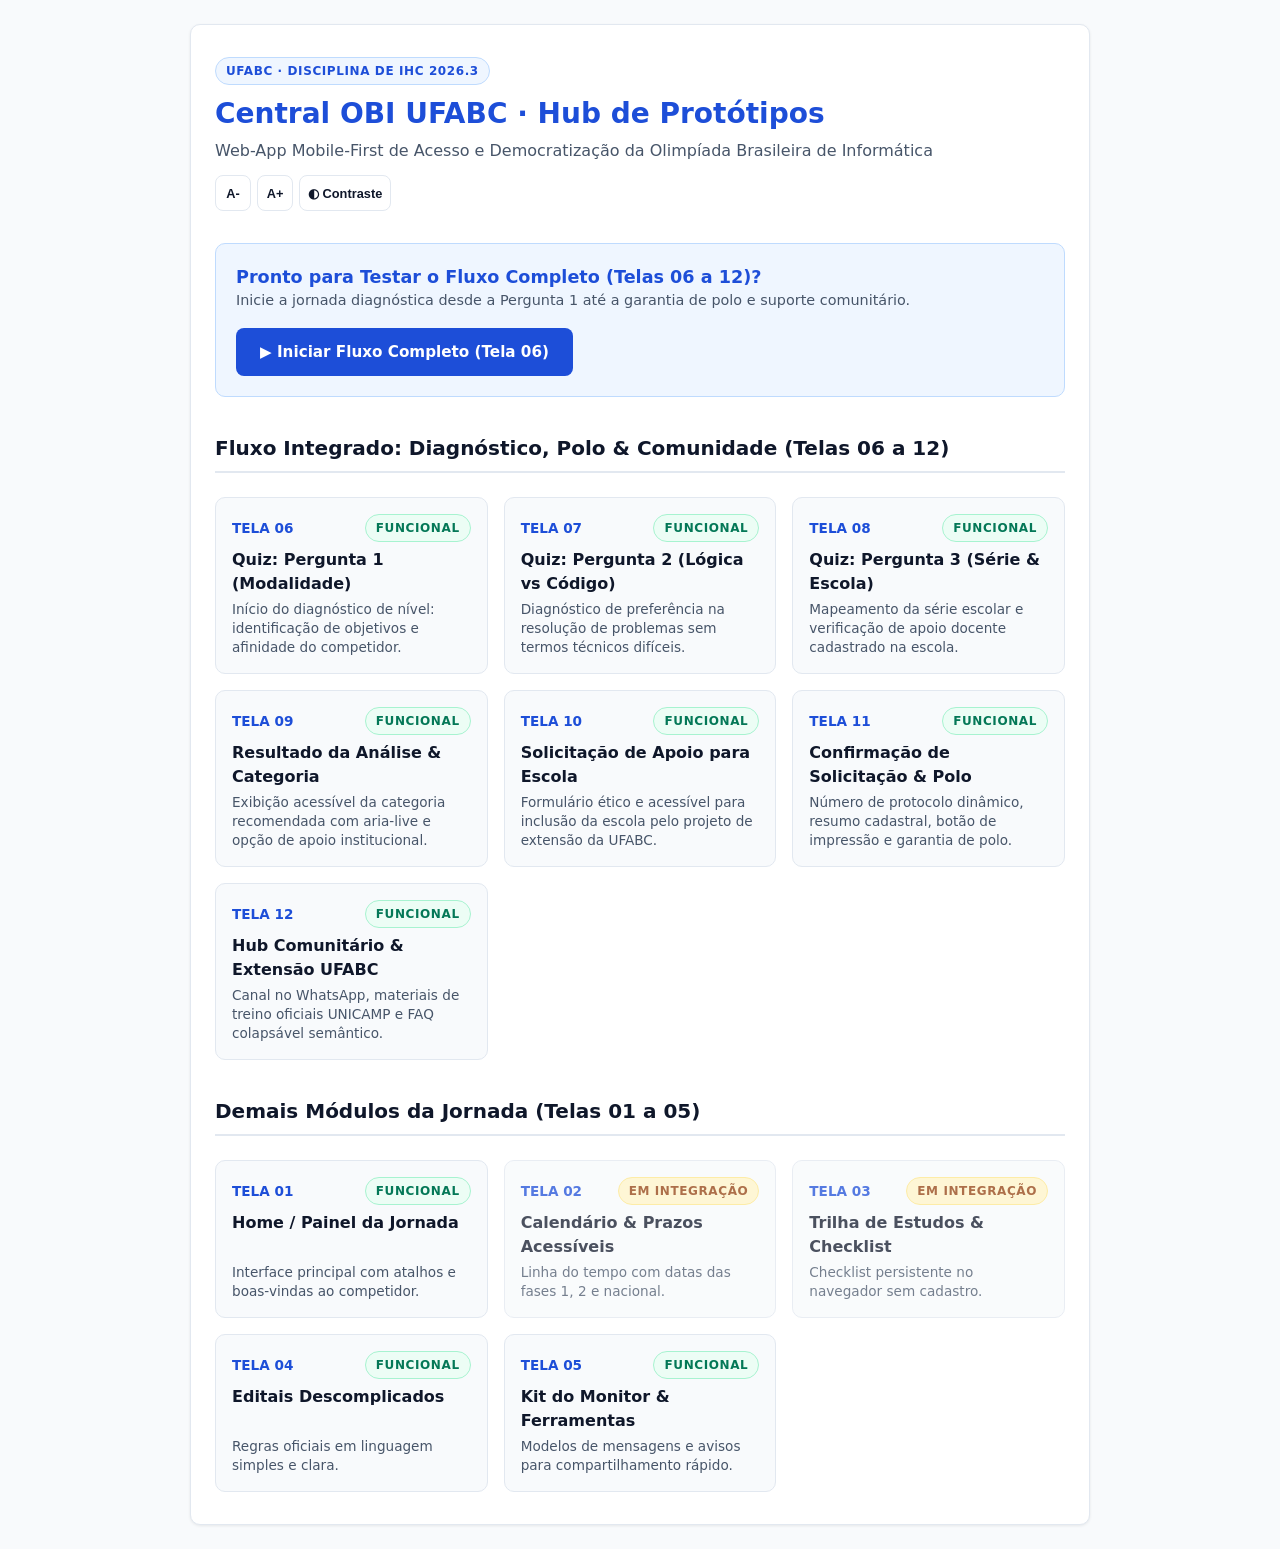
<file: index.html>
<!DOCTYPE html>
<html lang="pt-BR">
<head>
  <meta charset="UTF-8">
  <meta name="viewport" content="width=device-width, initial-scale=1.0">
  <title>Central OBI UFABC · Protótipo Interativo de IHC</title>
  <meta name="description" content="Protótipo navegável mobile-first da Central OBI UFABC com foco em Design Universal, Design Ético e WCAG 2.1 AA.">
  <link rel="stylesheet" href="assets/css/tokens.css">
  <link rel="stylesheet" href="assets/css/base.css">
  <style>
    .hub-container {
      max-width: 900px;
      margin: 0 auto;
      background: var(--cor-card);
      padding: 32px 24px;
      border: 1px solid var(--cor-borda);
      border-radius: var(--raio-borda);
      box-shadow: var(--sombra-suave);
    }
    .badge {
      display: inline-block;
      padding: 4px 10px;
      border-radius: 999px;
      font-size: 0.75rem;
      font-weight: 700;
      text-transform: uppercase;
      letter-spacing: 0.05em;
    }
    .badge-primary { background: var(--cor-primaria-fundo); color: var(--cor-primaria); border: 1px solid var(--cor-primaria-borda); }
    .badge-success { background: var(--cor-sucesso-fundo); color: var(--cor-sucesso); border: 1px solid var(--cor-sucesso-borda); }
    .badge-pending { background: #fef3c7; color: #92400e; border: 1px solid #fde68a; }
    
    .screens-grid {
      display: grid;
      grid-template-columns: repeat(auto-fit, minmax(260px, 1fr));
      gap: 16px;
      margin-top: 24px;
    }
    .screen-link-card {
      display: flex;
      flex-direction: column;
      padding: 16px;
      background: var(--cor-fundo-suave);
      border: 1.5px solid var(--cor-borda);
      border-radius: var(--raio-borda);
      text-decoration: none;
      color: var(--cor-texto-principal);
      transition: all 0.2s ease;
    }
    .screen-link-card:hover {
      border-color: var(--cor-primaria);
      background: var(--cor-primaria-fundo);
      transform: translateY(-2px);
      box-shadow: var(--sombra-suave);
    }
    .screen-num {
      font-size: 0.85rem;
      font-weight: 700;
      color: var(--cor-primaria);
      margin-bottom: 6px;
      display: flex;
      justify-content: space-between;
      align-items: center;
    }
    .screen-title {
      font-size: 1rem;
      font-weight: 700;
      margin-bottom: 4px;
    }
    .screen-desc {
      font-size: 0.85rem;
      color: var(--cor-texto-secundario);
      line-height: 1.4;
      margin-top: auto;
    }
    .cta-banner {
      margin-top: 32px;
      padding: 20px;
      background: var(--cor-primaria-fundo);
      border: 1px solid var(--cor-primaria-borda);
      border-radius: var(--raio-borda);
      display: flex;
      flex-wrap: wrap;
      justify-content: space-between;
      align-items: center;
      gap: 16px;
    }
  </style>
</head>
<body style="display: block; padding: 24px 16px;">
  <main class="hub-container">
    <div style="display: flex; justify-content: space-between; align-items: flex-start; flex-wrap: wrap; gap: 12px;">
      <div>
        <span class="badge badge-primary">UFABC · Disciplina de IHC 2026.3</span>
        <h1 style="font-size: 1.75rem; font-weight: 800; color: var(--cor-primaria); margin-top: 8px;">Central OBI UFABC · Hub de Protótipos</h1>
        <p style="color: var(--cor-texto-secundario); margin-top: 4px;">Web-App Mobile-First de Acesso e Democratização da Olimpíada Brasileira de Informática</p>
      </div>
      <div class="accessibility-controls">
        <button id="btn-zoom-out" class="btn-a11y" aria-label="Diminuir fonte">A-</button>
        <button id="btn-zoom-in" class="btn-a11y" aria-label="Aumentar fonte">A+</button>
        <button id="btn-contrast" class="btn-a11y" aria-label="Alternar alto contraste">◐ Contraste</button>
      </div>
    </div>

    <div class="cta-banner">
      <div>
        <h2 style="font-size: 1.1rem; font-weight: 700; color: var(--cor-primaria);">Pronto para Testar o Fluxo Completo (Telas 06 a 12)?</h2>
        <p style="font-size: 0.9rem; color: var(--cor-texto-secundario);">Inicie a jornada diagnóstica desde a Pergunta 1 até a garantia de polo e suporte comunitário.</p>
      </div>
      <a href="telas/tela-06-quiz-pergunta-1/index.html" class="btn-primary" style="width: auto; padding: 12px 24px;">▶ Iniciar Fluxo Completo (Tela 06)</a>
    </div>

    <!-- Bloco 1: Fluxo Integrado Funcional (Telas 06 a 12) -->
    <h2 style="font-size: 1.25rem; font-weight: 700; margin-top: 36px; border-bottom: 2px solid var(--cor-borda); padding-bottom: 8px;">
      Fluxo Integrado: Diagnóstico, Polo & Comunidade (Telas 06 a 12)
    </h2>
    <div class="screens-grid">
      <a href="telas/tela-06-quiz-pergunta-1/index.html" class="screen-link-card">
        <div class="screen-num"><span>TELA 06</span> <span class="badge badge-success">Funcional</span></div>
        <div class="screen-title">Quiz: Pergunta 1 (Modalidade)</div>
        <div class="screen-desc">Início do diagnóstico de nível: identificação de objetivos e afinidade do competidor.</div>
      </a>

      <a href="telas/tela-07-quiz-logica/index.html" class="screen-link-card">
        <div class="screen-num"><span>TELA 07</span> <span class="badge badge-success">Funcional</span></div>
        <div class="screen-title">Quiz: Pergunta 2 (Lógica vs Código)</div>
        <div class="screen-desc">Diagnóstico de preferência na resolução de problemas sem termos técnicos difíceis.</div>
      </a>

      <a href="telas/tela-08-quiz-apoio/index.html" class="screen-link-card">
        <div class="screen-num"><span>TELA 08</span> <span class="badge badge-success">Funcional</span></div>
        <div class="screen-title">Quiz: Pergunta 3 (Série & Escola)</div>
        <div class="screen-desc">Mapeamento da série escolar e verificação de apoio docente cadastrado na escola.</div>
      </a>

      <a href="telas/tela-09-resultado-nivel/index.html" class="screen-link-card">
        <div class="screen-num"><span>TELA 09</span> <span class="badge badge-success">Funcional</span></div>
        <div class="screen-title">Resultado da Análise & Categoria</div>
        <div class="screen-desc">Exibição acessível da categoria recomendada com aria-live e opção de apoio institucional.</div>
      </a>

      <a href="telas/tela-10-solicitacao-escola/index.html" class="screen-link-card">
        <div class="screen-num"><span>TELA 10</span> <span class="badge badge-success">Funcional</span></div>
        <div class="screen-title">Solicitação de Apoio para Escola</div>
        <div class="screen-desc">Formulário ético e acessível para inclusão da escola pelo projeto de extensão da UFABC.</div>
      </a>

      <a href="telas/tela-11-confirmacao-polo/index.html" class="screen-link-card">
        <div class="screen-num"><span>TELA 11</span> <span class="badge badge-success">Funcional</span></div>
        <div class="screen-title">Confirmação de Solicitação & Polo</div>
        <div class="screen-desc">Número de protocolo dinâmico, resumo cadastral, botão de impressão e garantia de polo.</div>
      </a>

      <a href="telas/tela-12-comunidade-extensao/index.html" class="screen-link-card">
        <div class="screen-num"><span>TELA 12</span> <span class="badge badge-success">Funcional</span></div>
        <div class="screen-title">Hub Comunitário & Extensão UFABC</div>
        <div class="screen-desc">Canal no WhatsApp, materiais de treino oficiais UNICAMP e FAQ colapsável semântico.</div>
      </a>
    </div>

    <!-- Bloco 2: Telas de Apoio Institucional (Telas 01 a 05) -->
    <h2 style="font-size: 1.25rem; font-weight: 700; margin-top: 36px; border-bottom: 2px solid var(--cor-borda); padding-bottom: 8px;">
      Demais Módulos da Jornada (Telas 01 a 05)
    </h2>
    <div class="screens-grid">
      <a href="telas/tela-01-home/index.html" class="screen-link-card">
        <div class="screen-num"><span>TELA 01</span> <span class="badge badge-success">Funcional</span></div>
        <div class="screen-title">Home / Painel da Jornada</div>
        <div class="screen-desc">Interface principal com atalhos e boas-vindas ao competidor.</div>
      </a>
      <div class="screen-link-card" style="opacity: 0.75;">
        <div class="screen-num"><span>TELA 02</span> <span class="badge badge-pending">Em Integração</span></div>
        <div class="screen-title">Calendário & Prazos Acessíveis</div>
        <div class="screen-desc">Linha do tempo com datas das fases 1, 2 e nacional.</div>
      </div>
      <div class="screen-link-card" style="opacity: 0.75;">
        <div class="screen-num"><span>TELA 03</span> <span class="badge badge-pending">Em Integração</span></div>
        <div class="screen-title">Trilha de Estudos & Checklist</div>
        <div class="screen-desc">Checklist persistente no navegador sem cadastro.</div>
      </div>
      <a href="telas/tela-04-editais/index.html" class="screen-link-card">
        <div class="screen-num"><span>TELA 04</span> <span class="badge badge-success">Funcional</span></div>
        <div class="screen-title">Editais Descomplicados</div>
        <div class="screen-desc">Regras oficiais em linguagem simples e clara.</div>
      </a>
      <a href="telas/tela-05-kit-monitor/index.html" class="screen-link-card">
        <div class="screen-num"><span>TELA 05</span> <span class="badge badge-success">Funcional</span></div>
        <div class="screen-title">Kit do Monitor & Ferramentas</div>
        <div class="screen-desc">Modelos de mensagens e avisos para compartilhamento rápido.</div>
      </a>
    </div>
  </main>
  <script src="assets/js/utils.js"></script>
</body>
</html>
</file>
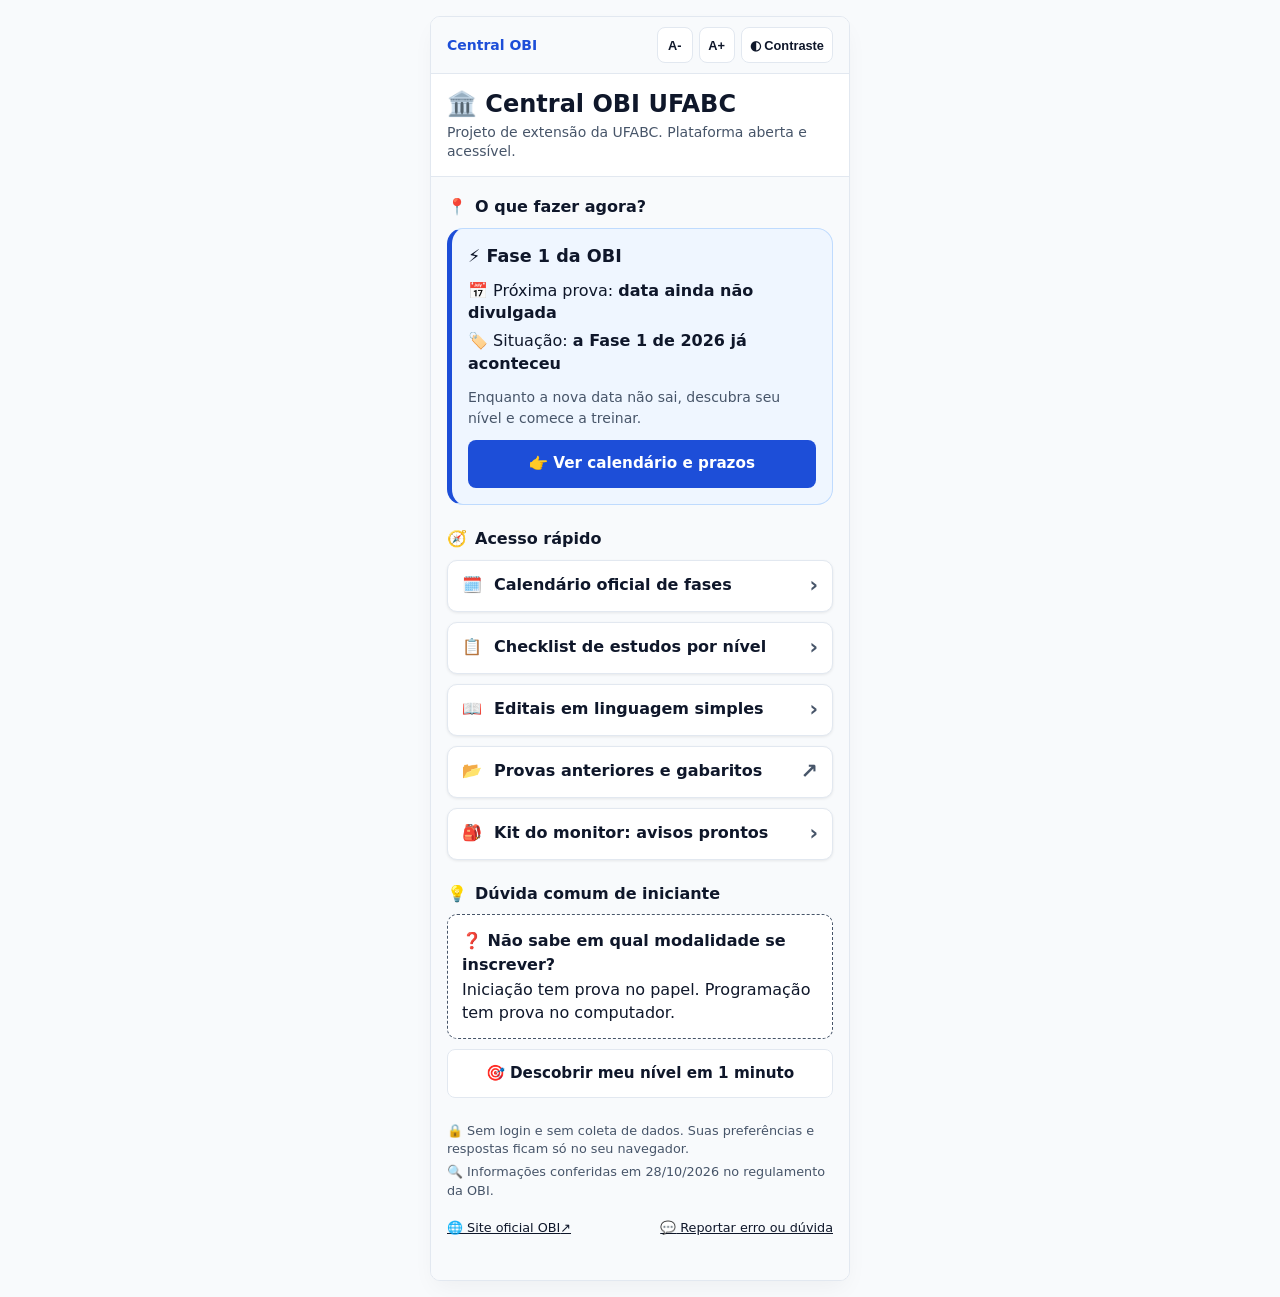
<file: telas/tela-01-home/index.html>
<!DOCTYPE html>
<html lang="pt-BR">
<head>
  <meta charset="UTF-8">
  <meta name="viewport" content="width=device-width, initial-scale=1.0">
  <title>Início · Central OBI UFABC</title>
  <meta name="description" content="Painel da jornada da Central OBI UFABC: o que fazer agora, atalhos para calendário, checklist, editais e kit do monitor.">
  <link rel="stylesheet" href="../../assets/css/tokens.css">
  <link rel="stylesheet" href="../../assets/css/base.css">
  <script src="../../assets/js/utils.js" defer></script>
  <style>
    /* Estilos da Tela 01 (Home / Painel da Jornada).
       Dependem de tokens.css e base.css. Não alteram nenhum estilo global. */

    /* Cabeçalho do app: nome da plataforma e subtítulo */
    .home-header {
      padding: 16px 16px 14px 16px;
      background-color: var(--cor-card);
    }

    .home-title {
      font-size: var(--tamanho-grande);
      font-weight: 800;
      line-height: 1.2;
      color: var(--cor-texto-principal);
    }

    .home-subtitle {
      margin-top: 4px;
      font-size: var(--tamanho-pequeno);
      color: var(--cor-texto-secundario);
      line-height: 1.4;
    }

    /* Conteúdo com fundo suave e respiro entre as seções */
    .home-content {
      background-color: var(--cor-fundo-suave);
      border-top: 1px solid var(--cor-borda);
      gap: 24px;
    }

    .home-section-title {
      display: flex;
      align-items: center;
      gap: 8px;
      font-size: 1rem;
      font-weight: 800;
      line-height: 1.3;
      margin-bottom: 10px;
      color: var(--cor-texto-principal);
    }

    /* Cartão em destaque: "O que fazer agora?" */
    .agora-cartao {
      background-color: var(--cor-primaria-fundo);
      border: 1px solid var(--cor-primaria-borda);
      border-left: 5px solid var(--cor-primaria);
      border-radius: 16px;
      padding: 16px;
      display: flex;
      flex-direction: column;
      gap: 12px;
    }

    .agora-fase {
      font-size: 1.1rem;
      font-weight: 800;
      line-height: 1.3;
    }

    .agora-lista {
      list-style: none;
      display: flex;
      flex-direction: column;
      gap: 6px;
      line-height: 1.4;
    }

    .agora-texto {
      font-size: var(--tamanho-pequeno);
      color: var(--cor-texto-secundario);
      line-height: 1.45;
    }

    /* Acesso rápido: lista de atalhos */
    .atalhos-lista {
      list-style: none;
      display: flex;
      flex-direction: column;
      gap: 10px;
    }

    .atalho-link {
      display: flex;
      align-items: center;
      gap: 12px;
      min-height: 52px;
      padding: 12px 14px;
      background-color: var(--cor-card);
      border: 1px solid var(--cor-borda);
      border-radius: var(--raio-borda);
      box-shadow: var(--sombra-suave);
      color: var(--cor-texto-principal);
      font-weight: 600;
      line-height: 1.3;
      text-decoration: none;
    }

    .atalho-link:hover {
      border-color: var(--cor-primaria);
      background-color: var(--cor-primaria-fundo);
    }

    .atalho-texto {
      flex: 1;
    }

    .atalho-seta {
      color: var(--cor-texto-secundario);
      font-size: 1.3rem;
      line-height: 1;
    }

    /* Dúvida comum: caixa tracejada + ação */
    .duvida-caixa {
      padding: 14px;
      background-color: var(--cor-card);
      border: 1.5px dashed var(--cor-texto-secundario);
      border-radius: var(--raio-borda);
      line-height: 1.45;
      margin-bottom: 10px;
    }

    .duvida-caixa strong {
      display: block;
      margin-bottom: 2px;
    }

    /* Rodapé: privacidade, transparência e links */
    .home-footer {
      margin-top: auto;
      display: flex;
      flex-direction: column;
      gap: 4px;
      font-size: 0.8rem;
      color: var(--cor-texto-secundario);
      line-height: 1.45;
    }

    .home-footer-links {
      display: flex;
      flex-wrap: wrap;
      justify-content: space-between;
      gap: 4px 12px;
    }

    .home-footer a {
      display: inline-flex;
      align-items: center;
      min-height: var(--alvo-toque-minimo);
      color: var(--cor-texto-principal);
      text-decoration: underline;
    }

    .home-footer a:hover {
      color: var(--cor-primaria);
    }

    /* Alto contraste */
    body.high-contrast .home-header,
    body.high-contrast .home-content {
      background-color: #000000;
    }

    body.high-contrast .agora-cartao {
      background-color: #000000;
      border: 2px solid #ffffff;
      border-left: 6px solid #facc15;
    }

    body.high-contrast .atalho-link,
    body.high-contrast .duvida-caixa {
      background-color: #000000;
      border: 2px solid #ffffff;
      box-shadow: none;
    }

    body.high-contrast .duvida-caixa {
      border-style: dashed;
    }

    body.high-contrast .agora-cartao .btn-primary {
      background-color: #facc15;
      color: #000000;
    }

    body.high-contrast .atalho-link:hover {
      border-color: #facc15;
    }

    body.high-contrast .atalho-seta {
      color: #ffffff;
    }

    body.high-contrast .home-footer a {
      color: #ffffff;
    }

    body.high-contrast .btn-secondary {
      background-color: #000000;
      color: #ffffff;
      border: 2px solid #ffffff;
    }

    /* Telas estreitas */
    @media (max-width: 360px) {
      .home-title { font-size: 1.3rem; }
    }
  </style>
</head>
<body>

  <!-- MOLDURA DO SMARTPHONE (390px - 420px) -->
  <main class="mobile-viewport">

    <!-- 1. BARRA DE ACESSIBILIDADE PADRÃO (OBRIGATÓRIA) -->
    <header class="accessibility-bar" aria-label="Controles de Acessibilidade">
      <a href="../../index.html" class="brand-link">
        <span>Central OBI</span>
      </a>
      <div class="accessibility-controls">
        <button id="btn-zoom-out" class="btn-a11y" aria-label="Diminuir tamanho da fonte">A-</button>
        <button id="btn-zoom-in" class="btn-a11y" aria-label="Aumentar tamanho da fonte">A+</button>
        <button id="btn-contrast" class="btn-a11y" aria-label="Ativar alto contraste">◐ Contraste</button>
      </div>
    </header>

    <!-- 2. CABEÇALHO DO APP -->
    <div class="home-header">
      <h1 class="home-title"><span aria-hidden="true">🏛️</span> Central OBI UFABC</h1>
      <p class="home-subtitle">Projeto de extensão da UFABC. Plataforma aberta e acessível.</p>
    </div>

    <!-- 3. MIOLO DA TELA -->
    <div class="screen-content home-content">

      <!-- O que fazer agora? -->
      <section aria-labelledby="titulo-agora">
        <h2 id="titulo-agora" class="home-section-title">
          <span aria-hidden="true">📍</span> O que fazer agora?
        </h2>
        <div class="agora-cartao">
          <p class="agora-fase"><span aria-hidden="true">⚡</span> Fase 1 da OBI</p>
          <ul class="agora-lista">
            <li>
              <span aria-hidden="true">📅</span> Próxima prova:
              <strong id="agora-data">data ainda não divulgada</strong>
            </li>
            <li id="agora-dias-item" hidden>
              <span aria-hidden="true">⏳</span> <strong id="agora-dias"></strong>
            </li>
            <li>
              <span aria-hidden="true">🏷️</span> Situação:
              <strong id="agora-situacao">a Fase 1 de 2026 já aconteceu</strong>
            </li>
          </ul>
          <p class="agora-texto">Enquanto a nova data não sai, descubra seu nível e comece a treinar.</p>
          <a href="../tela-02-calendario/index.html" class="btn-primary">
            <span aria-hidden="true">👉</span>&nbsp;Ver calendário e prazos
          </a>
        </div>
      </section>

      <!-- Acesso rápido -->
      <nav aria-labelledby="titulo-atalhos">
        <h2 id="titulo-atalhos" class="home-section-title">
          <span aria-hidden="true">🧭</span> Acesso rápido
        </h2>
        <ul class="atalhos-lista">
          <li>
            <a href="../tela-02-calendario/index.html" class="atalho-link">
              <span aria-hidden="true">🗓️</span>
              <span class="atalho-texto">Calendário oficial de fases</span>
              <span class="atalho-seta" aria-hidden="true">&rsaquo;</span>
            </a>
          </li>
          <li>
            <a href="../tela-03-checklist/index.html" class="atalho-link">
              <span aria-hidden="true">📋</span>
              <span class="atalho-texto">Checklist de estudos por nível</span>
              <span class="atalho-seta" aria-hidden="true">&rsaquo;</span>
            </a>
          </li>
          <li>
            <a href="../tela-04-editais/index.html" class="atalho-link">
              <span aria-hidden="true">📖</span>
              <span class="atalho-texto">Editais em linguagem simples</span>
              <span class="atalho-seta" aria-hidden="true">&rsaquo;</span>
            </a>
          </li>
          <li>
            <a href="https://olimpiada.ic.unicamp.br/pratique/" target="_blank" rel="noopener noreferrer"
               class="atalho-link"
               aria-label="Provas anteriores e gabaritos oficiais da OBI (abre em nova aba)">
              <span aria-hidden="true">📂</span>
              <span class="atalho-texto">Provas anteriores e gabaritos</span>
              <span class="atalho-seta" aria-hidden="true">&nearr;</span>
            </a>
          </li>
          <li>
            <a href="../tela-05-kit-monitor/index.html" class="atalho-link">
              <span aria-hidden="true">🎒</span>
              <span class="atalho-texto">Kit do monitor: avisos prontos</span>
              <span class="atalho-seta" aria-hidden="true">&rsaquo;</span>
            </a>
          </li>
        </ul>
      </nav>

      <!-- Dúvida comum de iniciante -->
      <section aria-labelledby="titulo-duvida">
        <h2 id="titulo-duvida" class="home-section-title">
          <span aria-hidden="true">💡</span> Dúvida comum de iniciante
        </h2>
        <div class="duvida-caixa">
          <strong><span aria-hidden="true">❓</span> Não sabe em qual modalidade se inscrever?</strong>
          Iniciação tem prova no papel. Programação tem prova no computador.
        </div>
        <a href="../tela-06-quiz-pergunta-1/index.html" class="btn-secondary">
          <span aria-hidden="true">🎯</span>&nbsp;Descobrir meu nível em 1 minuto
        </a>
      </section>

      <!-- Rodapé -->
      <footer class="home-footer">
        <p><span aria-hidden="true">🔒</span> Sem login e sem coleta de dados. Suas preferências e respostas ficam só no seu navegador.</p>
        <p><span aria-hidden="true">🔍</span> Informações conferidas em 28/10/2026 no regulamento da OBI.</p>
        <div class="home-footer-links">
          <a href="https://olimpiada.ic.unicamp.br/" target="_blank" rel="noopener noreferrer"
             aria-label="Site oficial da OBI (abre em nova aba)">
            <span aria-hidden="true">🌐</span>&nbsp;Site oficial OBI <span aria-hidden="true">&nearr;</span>
          </a>
          <a href="../tela-12-comunidade-extensao/index.html">
            <span aria-hidden="true">💬</span>&nbsp;Reportar erro ou dúvida
          </a>
        </div>
      </footer>

    </div>

  </main>

  <script>
    /* Data da prova da Fase 1.
       Enquanto a organização da OBI não publicar a data da próxima edição,
       deixe como null: a tela mostra "data ainda não divulgada" e não exibe contagem.
       Quando a data sair, preencha no formato 'AAAA-MM-DD' (exemplo: '2027-05-14'). */
    const DATA_PROVA_FASE_1 = null;

    // Converte 'AAAA-MM-DD' em uma data no fuso local, sem deslocar o dia.
    function converterTextoEmData(textoData) {
      const partes = textoData.split('-');
      return new Date(Number(partes[0]), Number(partes[1]) - 1, Number(partes[2]));
    }

    // Calcula quantos dias faltam até a data informada (negativo se já passou).
    function calcularDiasRestantes(dataProva) {
      const hoje = new Date();
      hoje.setHours(0, 0, 0, 0);
      const milissegundosPorDia = 24 * 60 * 60 * 1000;
      return Math.round((dataProva - hoje) / milissegundosPorDia);
    }

    // Atualiza o cartão "O que fazer agora?" somente se houver data publicada.
    function atualizarCartaoAgora() {
      if (!DATA_PROVA_FASE_1) {
        return;
      }

      const dataProva = converterTextoEmData(DATA_PROVA_FASE_1);
      const diasRestantes = calcularDiasRestantes(dataProva);

      document.getElementById('agora-data').textContent = dataProva.toLocaleDateString('pt-BR', {
        day: 'numeric',
        month: 'long',
        year: 'numeric'
      });

      if (diasRestantes > 0) {
        const textoDias = diasRestantes === 1 ? 'Falta 1 dia' : 'Faltam ' + diasRestantes + ' dias';
        document.getElementById('agora-dias').textContent = textoDias + ' para a prova';
        document.getElementById('agora-dias-item').hidden = false;
        document.getElementById('agora-situacao').textContent = 'prepare-se com calma e confirme a inscrição com sua escola';
      } else if (diasRestantes === 0) {
        document.getElementById('agora-situacao').textContent = 'a prova é hoje';
      } else {
        document.getElementById('agora-situacao').textContent = 'esta prova já aconteceu';
      }
    }

    document.addEventListener('DOMContentLoaded', atualizarCartaoAgora);
  </script>

</body>
</html>
</file>
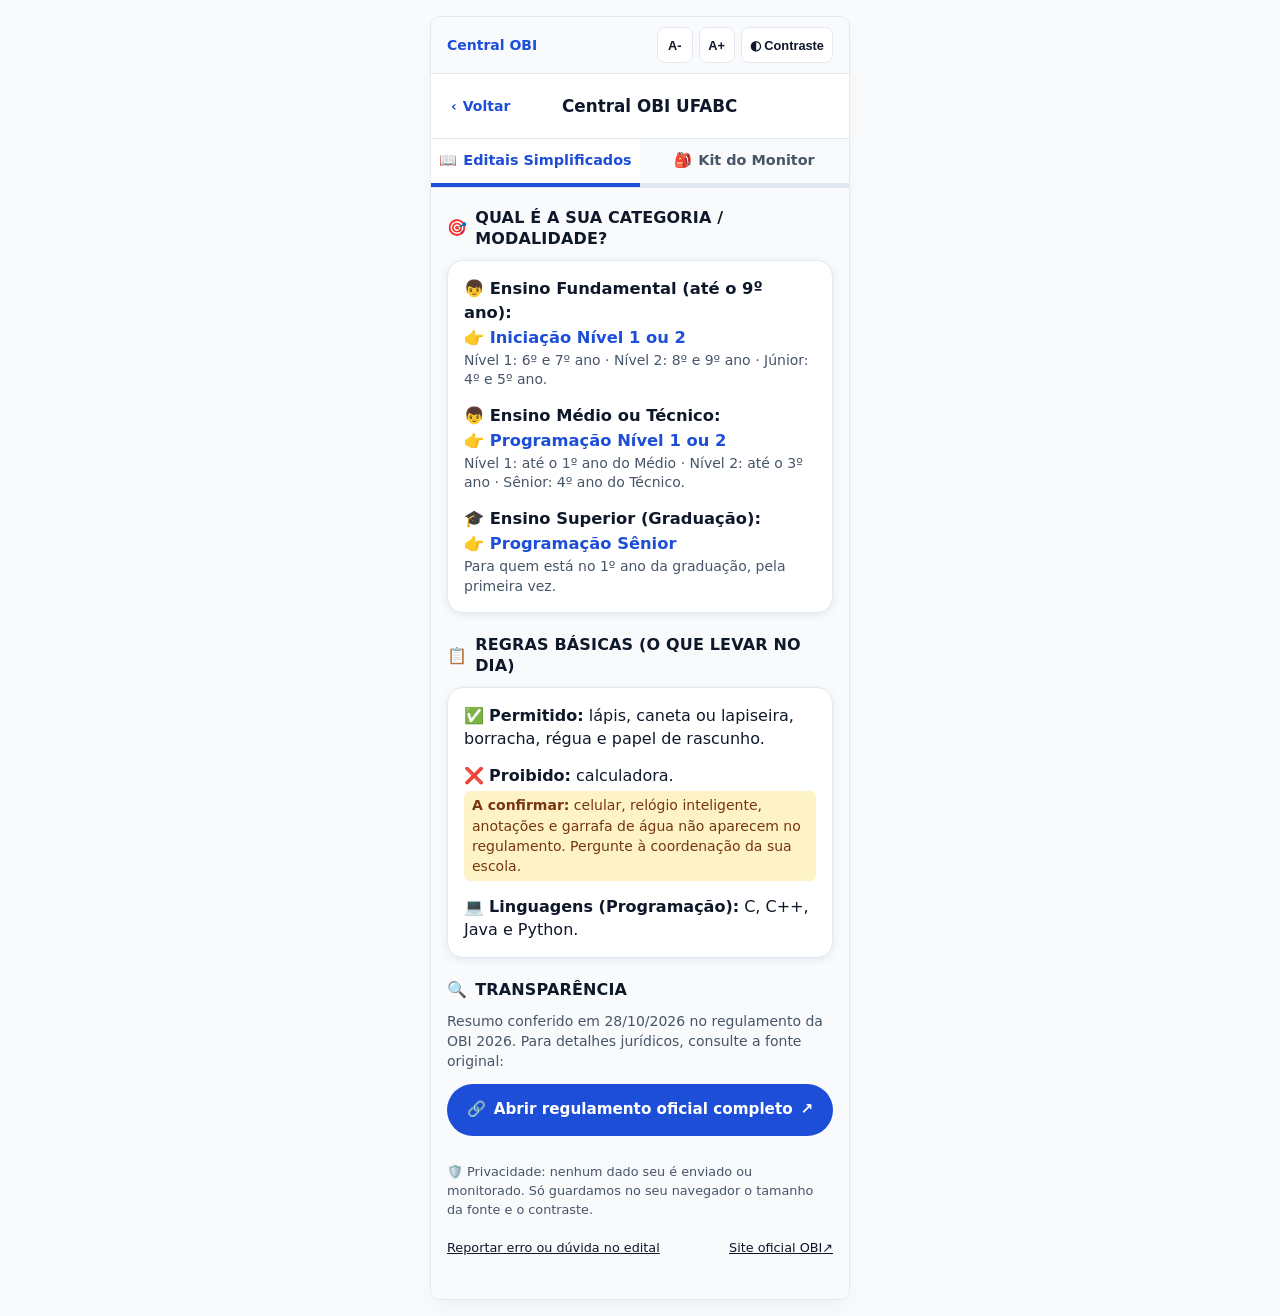
<file: telas/tela-04-editais/index.html>
<!DOCTYPE html>
<html lang="pt-BR">
<head>
  <meta charset="UTF-8">
  <meta name="viewport" content="width=device-width, initial-scale=1.0">
  <title>Editais Simplificados · Central OBI UFABC</title>
  <link rel="stylesheet" href="../../assets/css/tokens.css">
  <link rel="stylesheet" href="../../assets/css/base.css">
  <script src="../../assets/js/utils.js" defer></script>
  <style>
    /* Estilos compartilhados entre as Telas 04 e 05 (cabeçalho, abas, cartões e rodapé) */
    /* Estilos compartilhados pelas Telas 04 (Editais) e 05 (Kit do Monitor):
       título do app, abas de navegação, cartões, títulos de seção e rodapé.
       Depende de tokens.css e base.css. Não altera nenhum estilo global. */

    /* Cabeçalho: botão Voltar + título central do app */
    .central-header {
      padding: 8px 16px;
      background-color: var(--cor-card);
      display: grid;
      grid-template-columns: auto 1fr auto;
      align-items: center;
      gap: 8px;
    }

    .central-header .btn-back {
      border: none;
      background: transparent;
      color: var(--cor-primaria);
      padding: 6px 4px;
    }

    .central-header .btn-back:hover {
      background: transparent;
      text-decoration: underline;
    }

    .central-title {
      text-align: center;
      font-size: 1.05rem;
      font-weight: 800;
      color: var(--cor-texto-principal);
      line-height: 1.2;
    }

    /* Espaçador com a mesma largura do botão Voltar para centralizar o título */
    .central-header-spacer {
      min-width: var(--alvo-toque-minimo);
    }

    /* Abas (links entre as telas 04 e 05) */
    .central-tabs {
      display: grid;
      grid-template-columns: 1fr 1fr;
      border-top: 1px solid var(--cor-borda);
      border-bottom: 1px solid var(--cor-borda);
      background-color: var(--cor-fundo-suave);
    }

    .central-tab {
      display: flex;
      align-items: center;
      justify-content: center;
      gap: 6px;
      min-height: var(--alvo-toque-minimo);
      padding: 10px 6px;
      text-align: center;
      font-size: 0.9rem;
      font-weight: 700;
      line-height: 1.2;
      text-decoration: none;
      color: var(--cor-texto-secundario);
      background-color: var(--cor-fundo-suave);
      border-bottom: 4px solid var(--cor-borda);
    }

    .central-tab:hover {
      color: var(--cor-primaria);
    }

    .central-tab[aria-current="page"] {
      color: var(--cor-primaria);
      background-color: var(--cor-card);
      border-bottom-color: var(--cor-primaria);
    }

    .central-tab:focus-visible {
      outline-offset: -4px;
    }

    /* Conteúdo e títulos de seção */
    .central-content {
      background-color: var(--cor-fundo-suave);
      gap: 22px;
    }

    .central-section-title {
      display: flex;
      align-items: center;
      gap: 8px;
      font-size: 1rem;
      font-weight: 800;
      text-transform: uppercase;
      letter-spacing: 0.01em;
      color: var(--cor-texto-principal);
      margin-bottom: 10px;
      line-height: 1.3;
    }

    .central-card {
      background-color: var(--cor-card);
      border: 1px solid var(--cor-borda);
      border-radius: 16px;
      box-shadow: 0 2px 8px rgba(15, 23, 42, 0.08);
      padding: 16px;
    }

    /* Aviso de conteúdo pendente de confirmação */
    .aviso-pendente {
      background-color: #fef3c7;
      color: #78350f;
      border: 1px solid #fde68a;
      border-radius: var(--raio-botao);
      padding: 10px 12px;
      font-size: var(--tamanho-pequeno);
      line-height: 1.4;
    }

    /* Rodapé compartilhado */
    .central-footer {
      margin-top: auto;
      padding-top: 4px;
      display: flex;
      flex-direction: column;
      gap: 4px;
      font-size: 0.8rem;
      color: var(--cor-texto-secundario);
    }

    .central-footer-links {
      display: flex;
      flex-wrap: wrap;
      justify-content: space-between;
      gap: 4px 12px;
    }

    .central-footer a {
      display: inline-flex;
      align-items: center;
      min-height: var(--alvo-toque-minimo);
      color: var(--cor-texto-principal);
      text-decoration: underline;
    }

    .central-footer a:hover {
      color: var(--cor-primaria);
    }

    /* Texto somente para leitores de tela */
    .sr-only {
      position: absolute;
      width: 1px;
      height: 1px;
      padding: 0;
      margin: -1px;
      overflow: hidden;
      clip: rect(0, 0, 0, 0);
      white-space: nowrap;
      border: 0;
    }

    /* Alto contraste */
    body.high-contrast .central-header,
    body.high-contrast .central-content {
      background-color: #000000;
    }

    body.high-contrast .central-tabs,
    body.high-contrast .central-tab {
      background-color: #000000;
      border-color: #ffffff;
    }

    body.high-contrast .central-tab {
      color: #ffffff;
      border-bottom-color: #555555;
    }

    body.high-contrast .central-tab[aria-current="page"] {
      color: #facc15;
      border-bottom-color: #facc15;
    }

    body.high-contrast .central-card {
      background-color: #000000;
      border: 2px solid #ffffff;
      box-shadow: none;
    }

    body.high-contrast .aviso-pendente {
      background-color: #000000;
      color: #facc15;
      border-color: #facc15;
    }

    body.high-contrast .central-footer a,
    body.high-contrast .central-header .btn-back {
      color: #ffffff;
    }

    /* Telas estreitas */
    @media (max-width: 360px) {
      .central-tab { font-size: 0.8rem; }
      .central-title { font-size: 0.95rem; }
    }

    /* Estilos específicos da Tela 04 */
    .categoria-lista,
    .regras-lista {
      list-style: none;
      display: flex;
      flex-direction: column;
      gap: 14px;
    }

    .categoria-nivel {
      font-weight: 800;
      font-size: 1.02rem;
      line-height: 1.35;
    }

    .categoria-modalidade {
      display: block;
      margin-top: 2px;
      font-weight: 800;
      font-size: 1.02rem;
      color: var(--cor-primaria);
      line-height: 1.35;
    }

    .categoria-detalhe {
      display: block;
      margin-top: 2px;
      font-size: var(--tamanho-pequeno);
      font-weight: 500;
      color: var(--cor-texto-secundario);
      line-height: 1.4;
    }

    .regras-lista li {
      line-height: 1.45;
    }

    .regra-pendente {
      display: block;
      margin-top: 4px;
      font-size: var(--tamanho-pequeno);
      color: #78350f;
      background-color: #fef3c7;
      border-radius: 6px;
      padding: 4px 8px;
    }

    .transparencia-texto {
      font-size: var(--tamanho-pequeno);
      color: var(--cor-texto-secundario);
      margin-bottom: 12px;
      line-height: 1.45;
    }

    .btn-edital {
      min-height: 52px;
      border-radius: 999px;
      gap: 8px;
      text-align: center;
    }

    body.high-contrast .regra-pendente {
      background-color: #000000;
      color: #facc15;
      border: 1px solid #facc15;
    }

    body.high-contrast .categoria-modalidade {
      color: #60a5fa;
    }

    body.high-contrast .btn-edital {
      background-color: #000000;
      color: #ffffff;
      border: 2px solid #ffffff;
    }
  </style>
</head>
<body>

  <!-- MOLDURA DO SMARTPHONE (390px - 420px) -->
  <main class="mobile-viewport">

    <!-- 1. BARRA DE ACESSIBILIDADE PADRÃO (OBRIGATÓRIA) -->
    <header class="accessibility-bar" aria-label="Controles de Acessibilidade">
      <a href="../../index.html" class="brand-link">
        <span>Central OBI</span>
      </a>
      <div class="accessibility-controls">
        <button id="btn-zoom-out" class="btn-a11y" aria-label="Diminuir tamanho da fonte">A-</button>
        <button id="btn-zoom-in" class="btn-a11y" aria-label="Aumentar tamanho da fonte">A+</button>
        <button id="btn-contrast" class="btn-a11y" aria-label="Ativar alto contraste">◐ Contraste</button>
      </div>
    </header>

    <!-- 2. CABEÇALHO: VOLTAR + TÍTULO DO APP -->
    <div class="central-header">
      <a href="../../index.html" class="btn-back">
        <span aria-hidden="true">&lsaquo;</span> Voltar
      </a>
      <p class="central-title">Central OBI UFABC</p>
      <span class="central-header-spacer" aria-hidden="true"></span>
    </div>

    <!-- 3. ABAS: NAVEGAÇÃO ENTRE TELA 04 E TELA 05 -->
    <nav class="central-tabs" aria-label="Seções da Central OBI">
      <a href="../tela-04-editais/index.html" class="central-tab" aria-current="page">
        <span aria-hidden="true">📖</span> Editais Simplificados
      </a>
      <a href="../tela-05-kit-monitor/index.html" class="central-tab">
        <span aria-hidden="true">🎒</span> Kit do Monitor
      </a>
    </nav>

    <!-- 4. MIOLO DA TELA -->
    <div class="screen-content central-content">

      <h1 class="sr-only">Editais Simplificados da OBI</h1>

      <!-- Categoria / modalidade -->
      <section aria-labelledby="titulo-categoria">
        <h2 id="titulo-categoria" class="central-section-title">
          <span aria-hidden="true">🎯</span> Qual é a sua categoria / modalidade?
        </h2>
        <div class="central-card">
          <ul class="categoria-lista">
            <li>
              <span class="categoria-nivel"><span aria-hidden="true">👦</span> Ensino Fundamental (até o 9º ano):</span>
              <span class="categoria-modalidade"><span aria-hidden="true">👉</span> Iniciação Nível 1 ou 2</span>
              <span class="categoria-detalhe">Nível 1: 6º e 7º ano · Nível 2: 8º e 9º ano · Júnior: 4º e 5º ano.</span>
            </li>
            <li>
              <span class="categoria-nivel"><span aria-hidden="true">👦</span> Ensino Médio ou Técnico:</span>
              <span class="categoria-modalidade"><span aria-hidden="true">👉</span> Programação Nível 1 ou 2</span>
              <span class="categoria-detalhe">Nível 1: até o 1º ano do Médio · Nível 2: até o 3º ano · Sênior: 4º ano do Técnico.</span>
            </li>
            <li>
              <span class="categoria-nivel"><span aria-hidden="true">🎓</span> Ensino Superior (Graduação):</span>
              <span class="categoria-modalidade"><span aria-hidden="true">👉</span> Programação Sênior</span>
              <span class="categoria-detalhe">Para quem está no 1º ano da graduação, pela primeira vez.</span>
            </li>
          </ul>
        </div>
      </section>

      <!-- Regras básicas -->
      <section aria-labelledby="titulo-regras">
        <h2 id="titulo-regras" class="central-section-title">
          <span aria-hidden="true">📋</span> Regras básicas (o que levar no dia)
        </h2>
        <div class="central-card">
          <ul class="regras-lista">
            <li>
              <span aria-hidden="true">✅</span> <strong>Permitido:</strong> lápis, caneta ou lapiseira, borracha, régua e papel de rascunho.
            </li>
            <li>
              <span aria-hidden="true">❌</span> <strong>Proibido:</strong> calculadora.
              <span class="regra-pendente"><strong>A confirmar:</strong> celular, relógio inteligente, anotações e garrafa de água não aparecem no regulamento. Pergunte à coordenação da sua escola.</span>
            </li>
            <li>
              <span aria-hidden="true">💻</span> <strong>Linguagens (Programação):</strong> C, C++, Java e Python.
            </li>
          </ul>
        </div>
      </section>

      <!-- Transparência -->
      <section aria-labelledby="titulo-transparencia">
        <h2 id="titulo-transparencia" class="central-section-title">
          <span aria-hidden="true">🔍</span> Transparência
        </h2>
        <p class="transparencia-texto">
          Resumo conferido em 28/10/2026 no regulamento da OBI 2026. Para detalhes jurídicos, consulte a fonte original:
        </p>
        <a href="https://olimpiada.ic.unicamp.br/info/regulamento/" target="_blank" rel="noopener noreferrer"
           class="btn-primary btn-edital"
           aria-label="Abrir o regulamento oficial completo da OBI (abre em nova aba)">
          <span aria-hidden="true">🔗</span> Abrir regulamento oficial completo <span aria-hidden="true">&nearr;</span>
        </a>
      </section>

      <!-- Rodapé -->
      <footer class="central-footer">
        <p><span aria-hidden="true">🛡️</span> Privacidade: nenhum dado seu é enviado ou monitorado. Só guardamos no seu navegador o tamanho da fonte e o contraste.</p>
        <div class="central-footer-links">
          <a href="../tela-12-comunidade-extensao/index.html">Reportar erro ou dúvida no edital</a>
          <a href="https://olimpiada.ic.unicamp.br/" target="_blank" rel="noopener noreferrer"
             aria-label="Site oficial da OBI (abre em nova aba)">Site oficial OBI <span aria-hidden="true">&nearr;</span></a>
        </div>
      </footer>

    </div>

  </main>

</body>
</html>
</file>
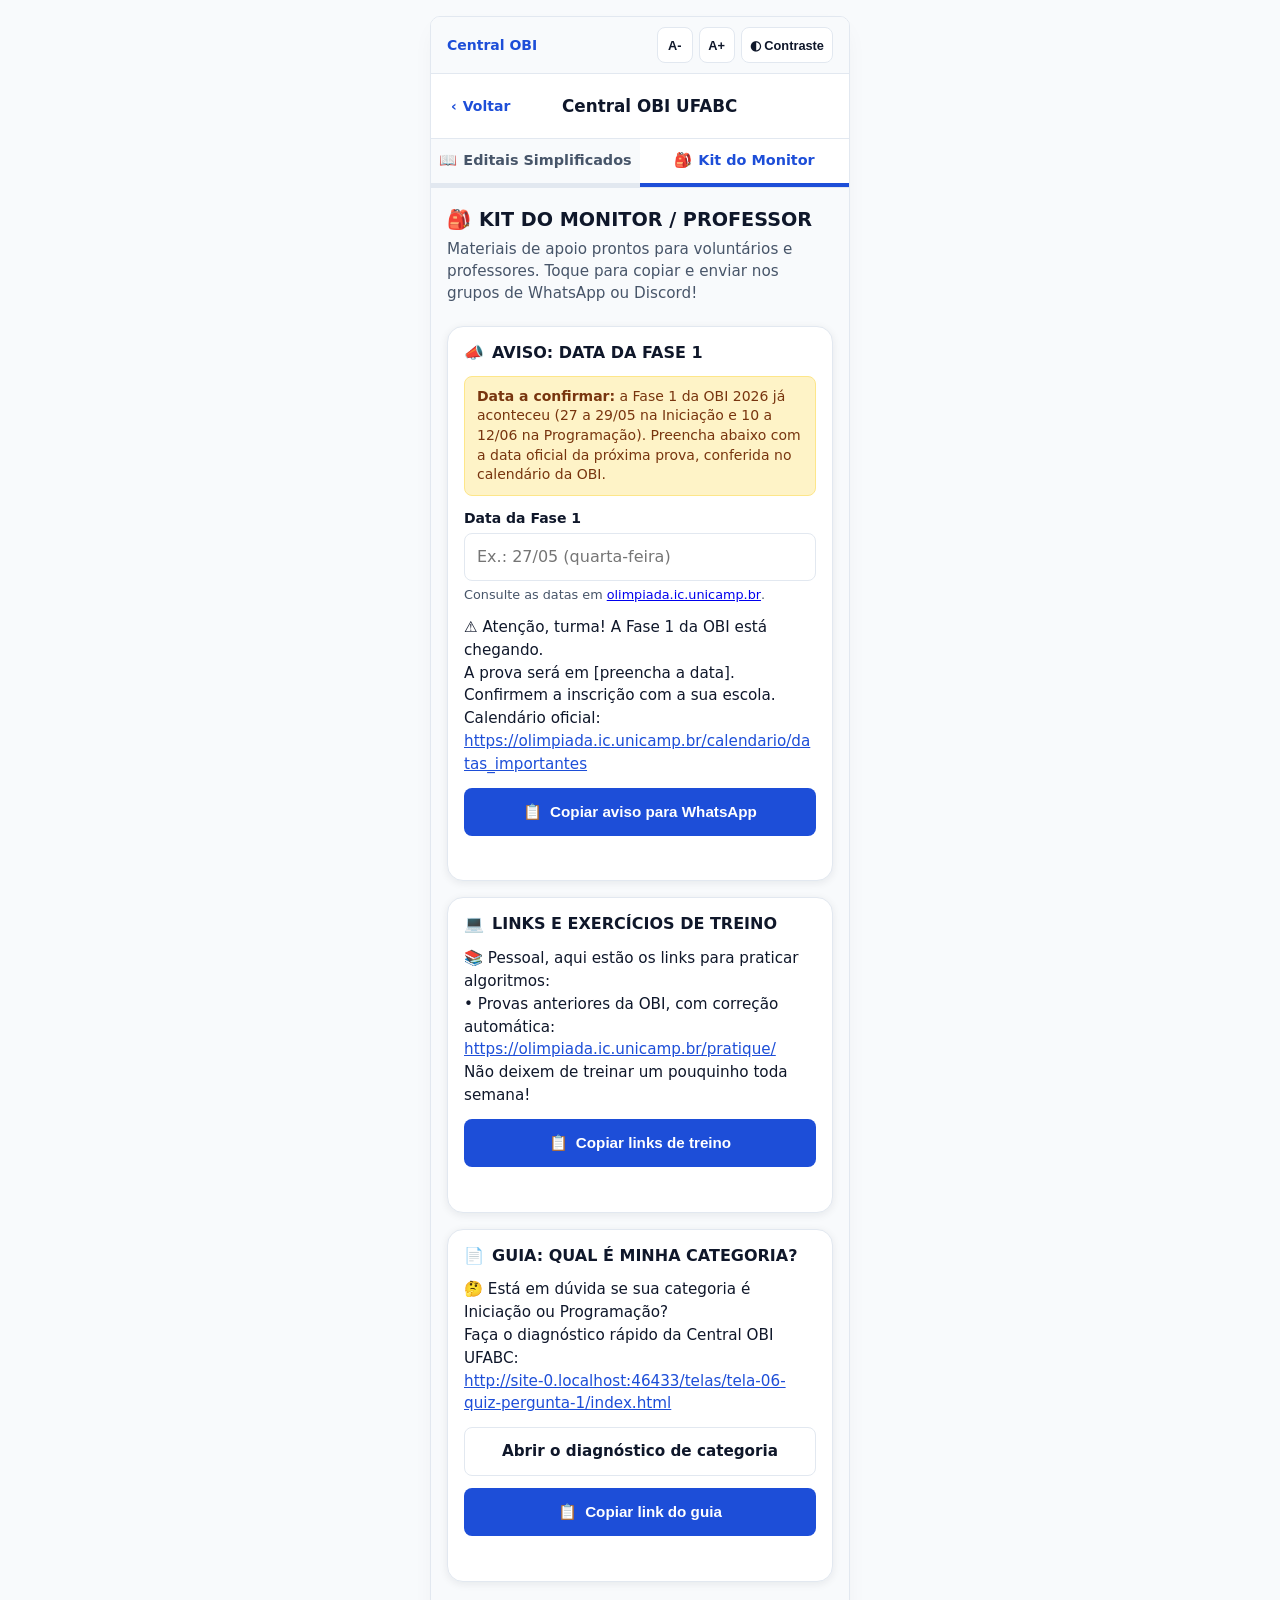
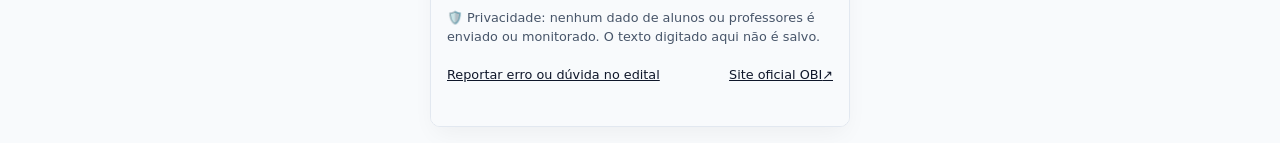
<file: telas/tela-05-kit-monitor/index.html>
<!DOCTYPE html>
<html lang="pt-BR">
<head>
  <meta charset="UTF-8">
  <meta name="viewport" content="width=device-width, initial-scale=1.0">
  <title>Kit do Monitor / Professor · Central OBI UFABC</title>
  <link rel="stylesheet" href="../../assets/css/tokens.css">
  <link rel="stylesheet" href="../../assets/css/base.css">
  <script src="../../assets/js/utils.js" defer></script>
  <style>
    /* Estilos compartilhados entre as Telas 04 e 05 (cabeçalho, abas, cartões e rodapé) */
    /* Estilos compartilhados pelas Telas 04 (Editais) e 05 (Kit do Monitor):
       título do app, abas de navegação, cartões, títulos de seção e rodapé.
       Depende de tokens.css e base.css. Não altera nenhum estilo global. */

    /* Cabeçalho: botão Voltar + título central do app */
    .central-header {
      padding: 8px 16px;
      background-color: var(--cor-card);
      display: grid;
      grid-template-columns: auto 1fr auto;
      align-items: center;
      gap: 8px;
    }

    .central-header .btn-back {
      border: none;
      background: transparent;
      color: var(--cor-primaria);
      padding: 6px 4px;
    }

    .central-header .btn-back:hover {
      background: transparent;
      text-decoration: underline;
    }

    .central-title {
      text-align: center;
      font-size: 1.05rem;
      font-weight: 800;
      color: var(--cor-texto-principal);
      line-height: 1.2;
    }

    /* Espaçador com a mesma largura do botão Voltar para centralizar o título */
    .central-header-spacer {
      min-width: var(--alvo-toque-minimo);
    }

    /* Abas (links entre as telas 04 e 05) */
    .central-tabs {
      display: grid;
      grid-template-columns: 1fr 1fr;
      border-top: 1px solid var(--cor-borda);
      border-bottom: 1px solid var(--cor-borda);
      background-color: var(--cor-fundo-suave);
    }

    .central-tab {
      display: flex;
      align-items: center;
      justify-content: center;
      gap: 6px;
      min-height: var(--alvo-toque-minimo);
      padding: 10px 6px;
      text-align: center;
      font-size: 0.9rem;
      font-weight: 700;
      line-height: 1.2;
      text-decoration: none;
      color: var(--cor-texto-secundario);
      background-color: var(--cor-fundo-suave);
      border-bottom: 4px solid var(--cor-borda);
    }

    .central-tab:hover {
      color: var(--cor-primaria);
    }

    .central-tab[aria-current="page"] {
      color: var(--cor-primaria);
      background-color: var(--cor-card);
      border-bottom-color: var(--cor-primaria);
    }

    .central-tab:focus-visible {
      outline-offset: -4px;
    }

    /* Conteúdo e títulos de seção */
    .central-content {
      background-color: var(--cor-fundo-suave);
      gap: 22px;
    }

    .central-section-title {
      display: flex;
      align-items: center;
      gap: 8px;
      font-size: 1rem;
      font-weight: 800;
      text-transform: uppercase;
      letter-spacing: 0.01em;
      color: var(--cor-texto-principal);
      margin-bottom: 10px;
      line-height: 1.3;
    }

    .central-card {
      background-color: var(--cor-card);
      border: 1px solid var(--cor-borda);
      border-radius: 16px;
      box-shadow: 0 2px 8px rgba(15, 23, 42, 0.08);
      padding: 16px;
    }

    /* Aviso de conteúdo pendente de confirmação */
    .aviso-pendente {
      background-color: #fef3c7;
      color: #78350f;
      border: 1px solid #fde68a;
      border-radius: var(--raio-botao);
      padding: 10px 12px;
      font-size: var(--tamanho-pequeno);
      line-height: 1.4;
    }

    /* Rodapé compartilhado */
    .central-footer {
      margin-top: auto;
      padding-top: 4px;
      display: flex;
      flex-direction: column;
      gap: 4px;
      font-size: 0.8rem;
      color: var(--cor-texto-secundario);
    }

    .central-footer-links {
      display: flex;
      flex-wrap: wrap;
      justify-content: space-between;
      gap: 4px 12px;
    }

    .central-footer a {
      display: inline-flex;
      align-items: center;
      min-height: var(--alvo-toque-minimo);
      color: var(--cor-texto-principal);
      text-decoration: underline;
    }

    .central-footer a:hover {
      color: var(--cor-primaria);
    }

    /* Texto somente para leitores de tela */
    .sr-only {
      position: absolute;
      width: 1px;
      height: 1px;
      padding: 0;
      margin: -1px;
      overflow: hidden;
      clip: rect(0, 0, 0, 0);
      white-space: nowrap;
      border: 0;
    }

    /* Alto contraste */
    body.high-contrast .central-header,
    body.high-contrast .central-content {
      background-color: #000000;
    }

    body.high-contrast .central-tabs,
    body.high-contrast .central-tab {
      background-color: #000000;
      border-color: #ffffff;
    }

    body.high-contrast .central-tab {
      color: #ffffff;
      border-bottom-color: #555555;
    }

    body.high-contrast .central-tab[aria-current="page"] {
      color: #facc15;
      border-bottom-color: #facc15;
    }

    body.high-contrast .central-card {
      background-color: #000000;
      border: 2px solid #ffffff;
      box-shadow: none;
    }

    body.high-contrast .aviso-pendente {
      background-color: #000000;
      color: #facc15;
      border-color: #facc15;
    }

    body.high-contrast .central-footer a,
    body.high-contrast .central-header .btn-back {
      color: #ffffff;
    }

    /* Telas estreitas */
    @media (max-width: 360px) {
      .central-tab { font-size: 0.8rem; }
      .central-title { font-size: 0.95rem; }
    }

    /* Estilos específicos da Tela 05 */
    .kit-intro-titulo {
      display: flex;
      align-items: center;
      gap: 8px;
      font-size: 1.2rem;
      font-weight: 800;
      text-transform: uppercase;
      line-height: 1.25;
      margin-bottom: 6px;
    }

    .kit-intro-texto {
      font-size: 0.95rem;
      color: var(--cor-texto-secundario);
      line-height: 1.45;
    }

    .kit-lista {
      list-style: none;
      display: flex;
      flex-direction: column;
      gap: 16px;
    }

    .kit-card {
      display: flex;
      flex-direction: column;
      gap: 12px;
    }

    .kit-card-titulo {
      display: flex;
      align-items: center;
      gap: 8px;
      font-size: 1rem;
      font-weight: 800;
      text-transform: uppercase;
      line-height: 1.3;
    }

    .kit-mensagem {
      white-space: pre-line;
      overflow-wrap: anywhere;
      font-size: 0.95rem;
      line-height: 1.5;
    }

    .kit-mensagem a {
      color: var(--cor-primaria);
      text-decoration: underline;
    }

    .kit-campo {
      display: flex;
      flex-direction: column;
      gap: 4px;
    }

    .kit-campo label {
      font-size: var(--tamanho-pequeno);
      font-weight: 700;
    }

    .kit-campo input {
      min-height: var(--alvo-toque-minimo);
      padding: 8px 12px;
      font: inherit;
      color: var(--cor-texto-principal);
      background-color: var(--cor-card);
      border: 1.5px solid var(--cor-borda);
      border-radius: var(--raio-botao);
    }

    .kit-campo input[aria-invalid="true"] {
      border-color: #b91c1c;
    }

    .kit-ajuda {
      font-size: 0.8rem;
      color: var(--cor-texto-secundario);
    }

    .btn-copiar {
      gap: 8px;
    }

    .btn-copiar.copiado {
      background-color: var(--cor-sucesso);
    }

    .kit-status {
      min-height: 1.2em;
      font-size: var(--tamanho-pequeno);
      font-weight: 600;
      color: var(--cor-sucesso);
    }

    .kit-status.erro {
      color: #b91c1c;
    }

    .kit-manual {
      width: 100%;
      min-height: 110px;
      padding: 10px;
      font: inherit;
      font-size: 0.9rem;
      color: var(--cor-texto-principal);
      background-color: var(--cor-fundo-suave);
      border: 1.5px solid var(--cor-primaria);
      border-radius: var(--raio-botao);
      resize: vertical;
    }

    .kit-manual[hidden] {
      display: none;
    }

    body.high-contrast .kit-campo input,
    body.high-contrast .kit-manual {
      background-color: #000000;
      color: #ffffff;
      border-color: #ffffff;
    }

    body.high-contrast .kit-mensagem a {
      color: #60a5fa;
    }

    body.high-contrast .btn-copiar {
      background-color: #000000;
      color: #ffffff;
      border: 2px solid #ffffff;
    }

    body.high-contrast .btn-copiar:hover,
    body.high-contrast .btn-copiar.copiado {
      background-color: #ffffff;
      color: #000000;
    }

    body.high-contrast .kit-status {
      color: #86efac;
    }

    body.high-contrast .kit-status.erro {
      color: #fca5a5;
    }
  </style>
</head>
<body>

  <!-- MOLDURA DO SMARTPHONE (390px - 420px) -->
  <main class="mobile-viewport">

    <!-- 1. BARRA DE ACESSIBILIDADE PADRÃO (OBRIGATÓRIA) -->
    <header class="accessibility-bar" aria-label="Controles de Acessibilidade">
      <a href="../../index.html" class="brand-link">
        <span>Central OBI</span>
      </a>
      <div class="accessibility-controls">
        <button id="btn-zoom-out" class="btn-a11y" aria-label="Diminuir tamanho da fonte">A-</button>
        <button id="btn-zoom-in" class="btn-a11y" aria-label="Aumentar tamanho da fonte">A+</button>
        <button id="btn-contrast" class="btn-a11y" aria-label="Ativar alto contraste">◐ Contraste</button>
      </div>
    </header>

    <!-- 2. CABEÇALHO: VOLTAR + TÍTULO DO APP -->
    <div class="central-header">
      <a href="../../index.html" class="btn-back">
        <span aria-hidden="true">&lsaquo;</span> Voltar
      </a>
      <p class="central-title">Central OBI UFABC</p>
      <span class="central-header-spacer" aria-hidden="true"></span>
    </div>

    <!-- 3. ABAS: NAVEGAÇÃO ENTRE TELA 04 E TELA 05 -->
    <nav class="central-tabs" aria-label="Seções da Central OBI">
      <a href="../tela-04-editais/index.html" class="central-tab">
        <span aria-hidden="true">📖</span> Editais Simplificados
      </a>
      <a href="../tela-05-kit-monitor/index.html" class="central-tab" aria-current="page">
        <span aria-hidden="true">🎒</span> Kit do Monitor
      </a>
    </nav>

    <!-- 4. MIOLO DA TELA -->
    <div class="screen-content central-content">

      <header>
        <h1 class="kit-intro-titulo"><span aria-hidden="true">🎒</span> Kit do Monitor / Professor</h1>
        <p class="kit-intro-texto">Materiais de apoio prontos para voluntários e professores. Toque para copiar e enviar nos grupos de WhatsApp ou Discord!</p>
      </header>

      <ul class="kit-lista">

        <!-- Cartão 1: Aviso da Fase 1 -->
        <li>
          <section class="central-card kit-card" aria-labelledby="titulo-aviso">
            <h2 id="titulo-aviso" class="kit-card-titulo"><span aria-hidden="true">📣</span> Aviso: data da Fase 1</h2>

            <p class="aviso-pendente">
              <strong>Data a confirmar:</strong> a Fase 1 da OBI 2026 já aconteceu (27 a 29/05 na Iniciação e 10 a 12/06 na Programação). Preencha abaixo com a data oficial da próxima prova, conferida no calendário da OBI.
            </p>

            <div class="kit-campo">
              <label for="campo-data-fase1">Data da Fase 1</label>
              <input type="text" id="campo-data-fase1" inputmode="text" autocomplete="off"
                     placeholder="Ex.: 27/05 (quarta-feira)" aria-describedby="ajuda-data-fase1">
              <span id="ajuda-data-fase1" class="kit-ajuda">
                Consulte as datas em
                <a href="https://olimpiada.ic.unicamp.br/calendario/datas_importantes" target="_blank" rel="noopener noreferrer">olimpiada.ic.unicamp.br<span class="sr-only"> (abre em nova aba)</span></a>.
              </span>
            </div>

            <p id="mensagem-aviso" class="kit-mensagem"></p>
            <textarea id="manual-aviso" class="kit-manual" readonly hidden aria-label="Texto do aviso para copiar manualmente"></textarea>

            <button type="button" class="btn-primary btn-copiar" data-copiar="aviso">
              <span aria-hidden="true">📋</span> <span class="btn-copiar-texto">Copiar aviso para WhatsApp</span>
            </button>
            <p class="kit-status" id="status-aviso" role="status" aria-live="polite"></p>
          </section>
        </li>

        <!-- Cartão 2: Links e exercícios de treino -->
        <li>
          <section class="central-card kit-card" aria-labelledby="titulo-treino">
            <h2 id="titulo-treino" class="kit-card-titulo"><span aria-hidden="true">💻</span> Links e exercícios de treino</h2>

            <p id="mensagem-treino" class="kit-mensagem"></p>
            <textarea id="manual-treino" class="kit-manual" readonly hidden aria-label="Links de treino para copiar manualmente"></textarea>

            <button type="button" class="btn-primary btn-copiar" data-copiar="treino">
              <span aria-hidden="true">📋</span> <span class="btn-copiar-texto">Copiar links de treino</span>
            </button>
            <p class="kit-status" id="status-treino" role="status" aria-live="polite"></p>
          </section>
        </li>

        <!-- Cartão 3: Guia de categoria -->
        <li>
          <section class="central-card kit-card" aria-labelledby="titulo-guia">
            <h2 id="titulo-guia" class="kit-card-titulo"><span aria-hidden="true">📄</span> Guia: qual é minha categoria?</h2>

            <p id="mensagem-guia" class="kit-mensagem"></p>
            <textarea id="manual-guia" class="kit-manual" readonly hidden aria-label="Link do guia para copiar manualmente"></textarea>

            <!-- Link relativo: o endereço completo é calculado pelo JavaScript -->
            <a id="link-guia" href="../tela-06-quiz-pergunta-1/index.html" class="btn-secondary">Abrir o diagnóstico de categoria</a>

            <button type="button" class="btn-primary btn-copiar" data-copiar="guia">
              <span aria-hidden="true">📋</span> <span class="btn-copiar-texto">Copiar link do guia</span>
            </button>
            <p class="kit-status" id="status-guia" role="status" aria-live="polite"></p>
          </section>
        </li>

      </ul>

      <!-- Rodapé -->
      <footer class="central-footer">
        <p><span aria-hidden="true">🛡️</span> Privacidade: nenhum dado de alunos ou professores é enviado ou monitorado. O texto digitado aqui não é salvo.</p>
        <div class="central-footer-links">
          <a href="../tela-12-comunidade-extensao/index.html">Reportar erro ou dúvida no edital</a>
          <a href="https://olimpiada.ic.unicamp.br/" target="_blank" rel="noopener noreferrer"
             aria-label="Site oficial da OBI (abre em nova aba)">Site oficial OBI <span aria-hidden="true">&nearr;</span></a>
        </div>
      </footer>

    </div>

  </main>

  <script>
    /* Tela 05 · Kit do Monitor: mensagens prontas e botões de cópia.
       Cada mensagem é montada por uma função; o mesmo texto é exibido e copiado. */

    var URL_CALENDARIO_OBI = 'https://olimpiada.ic.unicamp.br/calendario/datas_importantes';

    // Links de treino verificados no site oficial da OBI. Para incluir outro, basta adicionar um item.
    var LINKS_DE_TREINO = [
      { nome: 'Provas anteriores da OBI, com correção automática', url: 'https://olimpiada.ic.unicamp.br/pratique/' }
    ];

    function montarMensagemAviso() {
      var campo = document.getElementById('campo-data-fase1');
      var data = campo ? campo.value.trim() : '';
      var textoData = data || '[preencha a data]';
      return '⚠️ Atenção, turma! A Fase 1 da OBI está chegando.\n' +
             'A prova será em ' + textoData + '.\n' +
             'Confirmem a inscrição com a sua escola.\n' +
             'Calendário oficial: ' + URL_CALENDARIO_OBI;
    }

    function montarMensagemTreino() {
      var linhas = ['📚 Pessoal, aqui estão os links para praticar algoritmos:'];
      LINKS_DE_TREINO.forEach(function (item) {
        linhas.push('• ' + item.nome + ': ' + item.url);
      });
      linhas.push('Não deixem de treinar um pouquinho toda semana!');
      return linhas.join('\n');
    }

    function obterUrlDoGuia() {
      // a propriedade href de um link devolve o endereço completo já resolvido
      return document.getElementById('link-guia').href;
    }

    function montarMensagemGuia() {
      return '🤔 Está em dúvida se sua categoria é Iniciação ou Programação?\n' +
             'Faça o diagnóstico rápido da Central OBI UFABC:\n' +
             obterUrlDoGuia();
    }

    var MENSAGENS = {
      aviso: montarMensagemAviso,
      treino: montarMensagemTreino,
      guia: montarMensagemGuia
    };

    // Mostra o texto no cartão, transformando endereços http(s) em links clicáveis
    function exibirMensagem(idElemento, texto) {
      var elemento = document.getElementById(idElemento);
      elemento.textContent = '';
      texto.split(/(https?:\/\/[^\s]+)/g).forEach(function (parte) {
        if (/^https?:\/\//.test(parte)) {
          var link = document.createElement('a');
          link.href = parte;
          link.textContent = parte;
          link.target = '_blank';
          link.rel = 'noopener noreferrer';
          elemento.appendChild(link);
        } else {
          elemento.appendChild(document.createTextNode(parte));
        }
      });
    }

    function atualizarMensagens() {
      exibirMensagem('mensagem-aviso', montarMensagemAviso());
      exibirMensagem('mensagem-treino', montarMensagemTreino());
      exibirMensagem('mensagem-guia', montarMensagemGuia());
    }

    // Copia o texto. Devolve uma Promise que resolve com true (copiou) ou false (falhou).
    function copiarTexto(texto) {
      if (navigator.clipboard && navigator.clipboard.writeText) {
        return navigator.clipboard.writeText(texto).then(
          function () { return true; },
          function () { return copiarComFallback(texto); }
        );
      }
      return Promise.resolve(copiarComFallback(texto));
    }

    function copiarComFallback(texto) {
      var areaTemporaria = document.createElement('textarea');
      areaTemporaria.value = texto;
      areaTemporaria.setAttribute('readonly', '');
      areaTemporaria.style.position = 'fixed';
      areaTemporaria.style.left = '-9999px';
      document.body.appendChild(areaTemporaria);
      areaTemporaria.select();
      var copiou = false;
      try {
        copiou = document.execCommand('copy');
      } catch (erro) {
        copiou = false;
      }
      document.body.removeChild(areaTemporaria);
      return copiou;
    }

    var temporizadores = {};

    function mostrarStatus(chave, mensagem, ehErro) {
      var status = document.getElementById('status-' + chave);
      status.textContent = mensagem;
      status.classList.toggle('erro', !!ehErro);
      clearTimeout(temporizadores[chave]);
      if (!ehErro) {
        temporizadores[chave] = setTimeout(function () { status.textContent = ''; }, 3000);
      }
    }

    function restaurarBotao(botao) {
      var rotulo = botao.querySelector('.btn-copiar-texto');
      if (botao.dataset.rotuloOriginal) rotulo.textContent = botao.dataset.rotuloOriginal;
      botao.classList.remove('copiado');
    }

    function aoCopiarComSucesso(botao, chave) {
      var rotulo = botao.querySelector('.btn-copiar-texto');
      if (!botao.dataset.rotuloOriginal) botao.dataset.rotuloOriginal = rotulo.textContent;
      botao.classList.add('copiado');
      rotulo.textContent = 'Copiado!';
      mostrarStatus(chave, 'Texto copiado! Agora é só colar no grupo.', false);
      clearTimeout(botao.temporizadorRotulo);
      botao.temporizadorRotulo = setTimeout(function () { restaurarBotao(botao); }, 2500);
    }

    // Se a cópia automática falhar, mostra o texto selecionado para copiar manualmente
    function oferecerCopiaManual(chave, texto) {
      var area = document.getElementById('manual-' + chave);
      area.value = texto;
      area.hidden = false;
      area.focus();
      area.select();
      mostrarStatus(chave, 'Não foi possível copiar automaticamente. O texto está selecionado: use Ctrl+C (ou "Copiar" no menu do celular).', true);
    }

    function aoClicarEmCopiar(botao) {
      var chave = botao.getAttribute('data-copiar');

      if (chave === 'aviso') {
        var campo = document.getElementById('campo-data-fase1');
        if (!campo.value.trim()) {
          campo.setAttribute('aria-invalid', 'true');
          mostrarStatus('aviso', 'Preencha a data da Fase 1 antes de copiar o aviso.', true);
          campo.focus();
          return;
        }
        campo.removeAttribute('aria-invalid');
      }

      var texto = MENSAGENS[chave]();
      copiarTexto(texto).then(function (copiou) {
        if (copiou) {
          document.getElementById('manual-' + chave).hidden = true;
          aoCopiarComSucesso(botao, chave);
        } else {
          clearTimeout(botao.temporizadorRotulo);
          restaurarBotao(botao);
          oferecerCopiaManual(chave, texto);
        }
      });
    }

    document.addEventListener('DOMContentLoaded', function () {
      atualizarMensagens();

      document.getElementById('campo-data-fase1').addEventListener('input', function (evento) {
        evento.target.removeAttribute('aria-invalid');
        document.getElementById('status-aviso').textContent = '';
        exibirMensagem('mensagem-aviso', montarMensagemAviso());
      });

      document.querySelectorAll('[data-copiar]').forEach(function (botao) {
        botao.addEventListener('click', function () { aoClicarEmCopiar(botao); });
      });
    });
  </script>

</body>
</html>
</file>
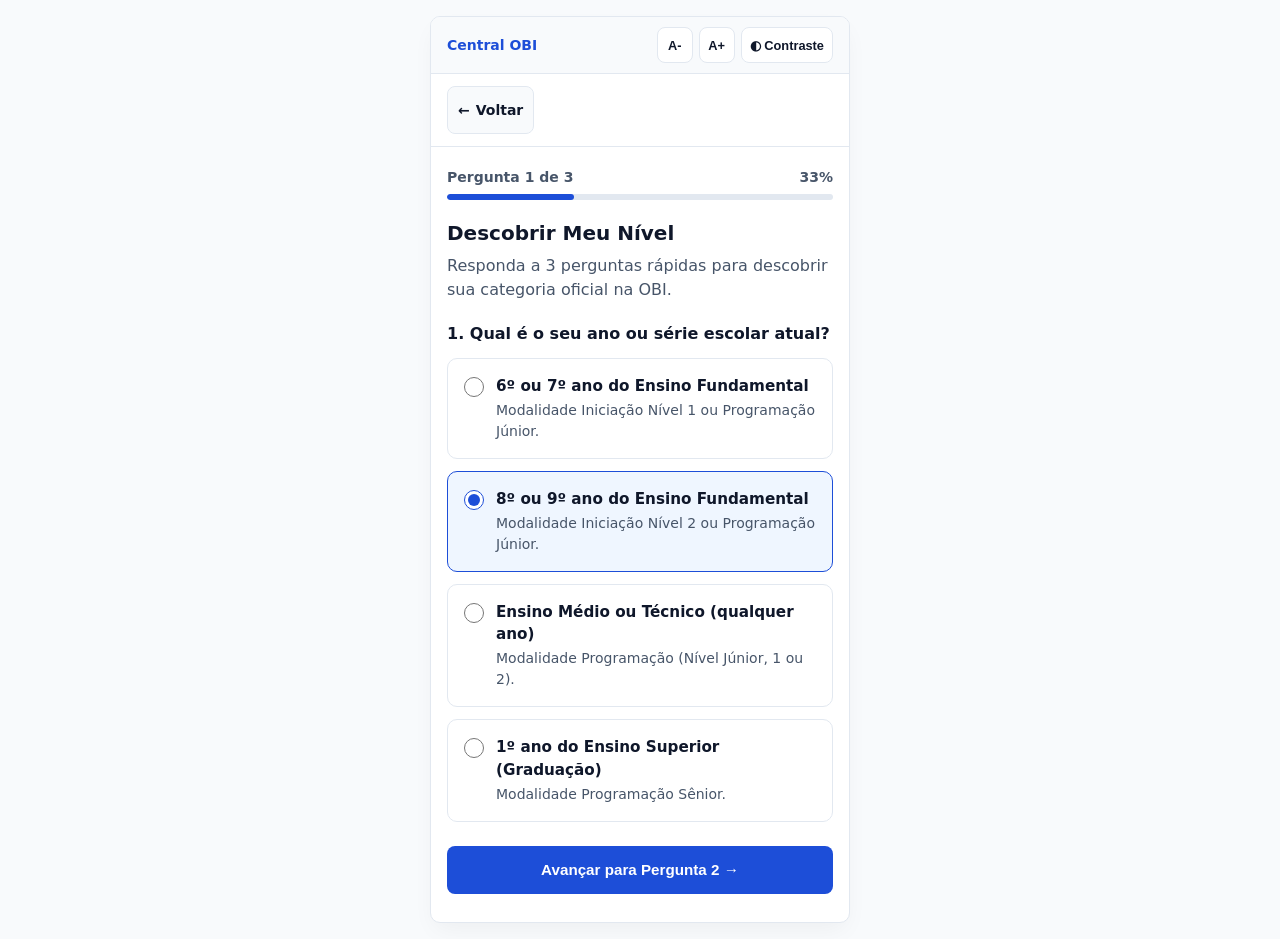
<file: telas/tela-06-quiz-pergunta-1/index.html>
<!DOCTYPE html>
<html lang="pt-BR">
<head>
  <meta charset="UTF-8">
  <meta name="viewport" content="width=device-width, initial-scale=1.0">
  <title>Pergunta 1: Ano Escolar · Central OBI UFABC</title>
  <link rel="stylesheet" href="../../assets/css/tokens.css">
  <link rel="stylesheet" href="../../assets/css/base.css">
  <script src="../../assets/js/utils.js" defer></script>
</head>
<body>

  <!-- MOLDURA DO SMARTPHONE (390px - 420px) -->
  <main class="mobile-viewport">

    <!-- 1. BARRA DE ACESSIBILIDADE PADRÃO (OBRIGATÓRIA EM TODAS AS TELAS) -->
    <header class="accessibility-bar" aria-label="Controles de Acessibilidade">
      <a href="../../index.html" class="brand-link">
        <span>Central OBI</span>
      </a>
      <div class="accessibility-controls">
        <button id="btn-zoom-out" class="btn-a11y" aria-label="Diminuir tamanho da fonte">A-</button>
        <button id="btn-zoom-in" class="btn-a11y" aria-label="Aumentar tamanho da fonte">A+</button>
        <button id="btn-contrast" class="btn-a11y" aria-label="Ativar alto contraste">◐ Contraste</button>
      </div>
    </header>

    <!-- 2. CABEÇALHO COM BOTÃO VOLTAR -->
    <nav class="page-header" aria-label="Navegação da tela">
      <a href="../../index.html" class="btn-back">
        <span aria-hidden="true">&larr;</span> Voltar
      </a>
    </nav>

    <!-- 3. CONTEÚDO PRINCIPAL (QUIZ - ETAPA 1) -->
    <section class="screen-content">

      <!-- Barra de Progresso do Diagnóstico (33%) -->
      <div class="progress-container" aria-label="Progresso do Diagnóstico">
        <div class="progress-header">
          <span>Pergunta 1 de 3</span>
          <span>33%</span>
        </div>
        <div class="progress-bar-track" role="progressbar" aria-valuenow="33" aria-valuemin="0" aria-valuemax="100">
          <div class="progress-bar-fill" style="width: 33%;"></div>
        </div>
      </div>

      <!-- Título Semântico Único -->
      <h1 class="screen-title">Descobrir Meu Nível</h1>
      <p class="screen-subtitle">Responda a 3 perguntas rápidas para descobrir sua categoria oficial na OBI.</p>

      <!-- Grupo de Opções com Legend Acessível -->
      <fieldset class="options-group">
        <legend class="screen-subtitle" style="margin-bottom: 12px; font-weight: 600; color: var(--cor-texto-principal);">
          1. Qual é o seu ano ou série escolar atual?
        </legend>

        <!-- Opção 1: Fundamental 1 (6º ou 7º ano) -->
        <label class="option-card" for="opt-fund1">
          <input type="radio" id="opt-fund1" name="ano_escolar" value="fundamental_1">
          <div class="option-text">
            <strong>6º ou 7º ano do Ensino Fundamental</strong>
            <span>Modalidade Iniciação Nível 1 ou Programação Júnior.</span>
          </div>
        </label>

        <!-- Opção 2: Fundamental 2 (8º ou 9º ano) - Padrão -->
        <label class="option-card" for="opt-fund2">
          <input type="radio" id="opt-fund2" name="ano_escolar" value="fundamental_2" checked>
          <div class="option-text">
            <strong>8º ou 9º ano do Ensino Fundamental</strong>
            <span>Modalidade Iniciação Nível 2 ou Programação Júnior.</span>
          </div>
        </label>

        <!-- Opção 3: Ensino Médio ou Técnico -->
        <label class="option-card" for="opt-medio">
          <input type="radio" id="opt-medio" name="ano_escolar" value="medio">
          <div class="option-text">
            <strong>Ensino Médio ou Técnico (qualquer ano)</strong>
            <span>Modalidade Programação (Nível Júnior, 1 ou 2).</span>
          </div>
        </label>

        <!-- Opção 4: Ensino Superior -->
        <label class="option-card" for="opt-superior">
          <input type="radio" id="opt-superior" name="ano_escolar" value="superior">
          <div class="option-text">
            <strong>1º ano do Ensino Superior (Graduação)</strong>
            <span>Modalidade Programação Sênior.</span>
          </div>
        </label>
      </fieldset>

      <!-- Ações no Rodapé da Tela -->
      <div class="screen-actions">
        <button type="button" id="btn-avancar" class="btn-primary" onclick="avancarParaPergunta2()">
          Avançar para Pergunta 2 &rarr;
        </button>
      </div>

    </section>

  </main>

  <script>
    // Restaurar resposta anterior se já salva no navegador
    document.addEventListener('DOMContentLoaded', function () {
      const respostas = typeof obterRespostas === 'function' ? obterRespostas() : {};
      const valorSalvo = respostas['ano_escolar'];
      if (valorSalvo) {
        const radio = document.querySelector('input[name="ano_escolar"][value="' + valorSalvo + '"]');
        if (radio) {
          radio.checked = true;
          document.querySelectorAll('.option-card').forEach(function (cartao) {
            cartao.classList.remove('selected');
          });
          const cardPai = radio.closest('.option-card');
          if (cardPai) {
            cardPai.classList.add('selected');
          }
        }
      }
    });

    // Salvar ano escolar e avançar para a Tela 7 (Pergunta 2)
    function avancarParaPergunta2() {
      const selecionado = document.querySelector('input[name="ano_escolar"]:checked');
      const valor = selecionado ? selecionado.value : 'fundamental_2';
      salvarResposta('ano_escolar', valor);
      window.location.href = '../tela-07-quiz-logica/index.html';
    }
  </script>

</body>
</html>
</file>
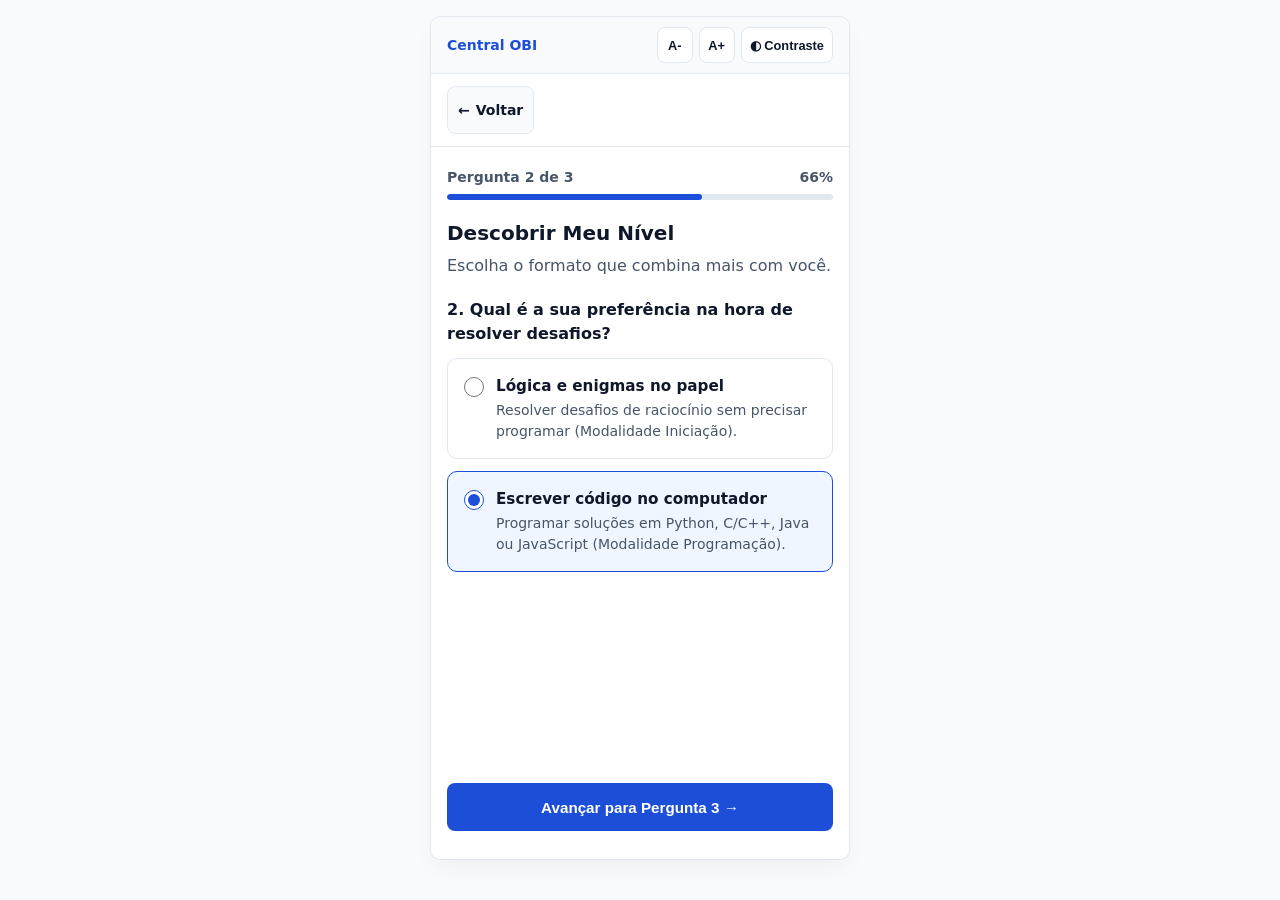
<file: telas/tela-07-quiz-logica/index.html>
<!DOCTYPE html>
<html lang="pt-BR">
<head>
  <meta charset="UTF-8">
  <meta name="viewport" content="width=device-width, initial-scale=1.0">
  <title>Pergunta 2: Preferência de Desafios · Central OBI UFABC</title>
  <link rel="stylesheet" href="../../assets/css/tokens.css">
  <link rel="stylesheet" href="../../assets/css/base.css">
  <script src="../../assets/js/utils.js" defer></script>
</head>
<body>

  <!-- MOLDURA DO SMARTPHONE (390px - 420px) -->
  <main class="mobile-viewport">

    <!-- 1. BARRA DE ACESSIBILIDADE PADRÃO (OBRIGATÓRIA EM TODAS AS TELAS) -->
    <header class="accessibility-bar" aria-label="Controles de Acessibilidade">
      <a href="../../index.html" class="brand-link">
        <span>Central OBI</span>
      </a>
      <div class="accessibility-controls">
        <button id="btn-zoom-out" class="btn-a11y" aria-label="Diminuir tamanho da fonte">A-</button>
        <button id="btn-zoom-in" class="btn-a11y" aria-label="Aumentar tamanho da fonte">A+</button>
        <button id="btn-contrast" class="btn-a11y" aria-label="Ativar alto contraste">◐ Contraste</button>
      </div>
    </header>

    <!-- 2. CABEÇALHO COM BOTÃO VOLTAR -->
    <nav class="page-header" aria-label="Navegação da tela">
      <a href="../tela-06-quiz-pergunta-1/index.html" class="btn-back">
        <span aria-hidden="true">&larr;</span> Voltar
      </a>
    </nav>

    <!-- 3. CONTEÚDO PRINCIPAL (QUIZ - ETAPA 2) -->
    <section class="screen-content">

      <!-- Barra de Progresso do Diagnóstico (66%) -->
      <div class="progress-container" aria-label="Progresso do Diagnóstico">
        <div class="progress-header">
          <span>Pergunta 2 de 3</span>
          <span>66%</span>
        </div>
        <div class="progress-bar-track" role="progressbar" aria-valuenow="66" aria-valuemin="0" aria-valuemax="100">
          <div class="progress-bar-fill" style="width: 66%;"></div>
        </div>
      </div>

      <!-- Título Semântico Único -->
      <h1 class="screen-title">Descobrir Meu Nível</h1>
      <p class="screen-subtitle">Escolha o formato que combina mais com você.</p>

      <!-- Grupo de Opções com Legend Acessível -->
      <fieldset class="options-group">
        <legend class="screen-subtitle" style="margin-bottom: 12px; font-weight: 600; color: var(--cor-texto-principal);">
          2. Qual é a sua preferência na hora de resolver desafios?
        </legend>

        <!-- Opção 1: Lógica no papel -->
        <label class="option-card" for="opt-logica">
          <input type="radio" id="opt-logica" name="preferencia" value="logica">
          <div class="option-text">
            <strong>Lógica e enigmas no papel</strong>
            <span>Resolver desafios de raciocínio sem precisar programar (Modalidade Iniciação).</span>
          </div>
        </label>

        <!-- Opção 2: Código no computador -->
        <label class="option-card selected" for="opt-codigo">
          <input type="radio" id="opt-codigo" name="preferencia" value="codigo" checked>
          <div class="option-text">
            <strong>Escrever código no computador</strong>
            <span>Programar soluções em Python, C/C++, Java ou JavaScript (Modalidade Programação).</span>
          </div>
        </label>
      </fieldset>

      <!-- Ações no Rodapé da Tela -->
      <div class="screen-actions">
        <button type="button" id="btn-avancar" class="btn-primary" onclick="avancarParaApoio()">
          Avançar para Pergunta 3 &rarr;
        </button>
      </div>

    </section>

  </main>

  <script>
    // Restaurar resposta anterior se já salva no navegador
    document.addEventListener('DOMContentLoaded', function () {
      const respostas = typeof obterRespostas === 'function' ? obterRespostas() : {};
      const valorSalvo = respostas['preferencia'] || respostas['preferencia_estudo'];
      if (valorSalvo) {
        const radio = document.querySelector('input[name="preferencia"][value="' + valorSalvo + '"]');
        if (radio) {
          radio.checked = true;
          document.querySelectorAll('.option-card').forEach(function (cartao) {
            cartao.classList.remove('selected');
          });
          const cardPai = radio.closest('.option-card');
          if (cardPai) {
            cardPai.classList.add('selected');
          }
        }
      }
    });

    // Salvar preferência e avançar para a Tela 8
    function avancarParaApoio() {
      const selecionado = document.querySelector('input[name="preferencia"]:checked');
      const valor = selecionado ? selecionado.value : 'logica';
      salvarResposta('preferencia', valor);
      salvarResposta('preferencia_estudo', valor);
      window.location.href = '../tela-08-quiz-apoio/index.html';
    }
  </script>

</body>
</html>
</file>
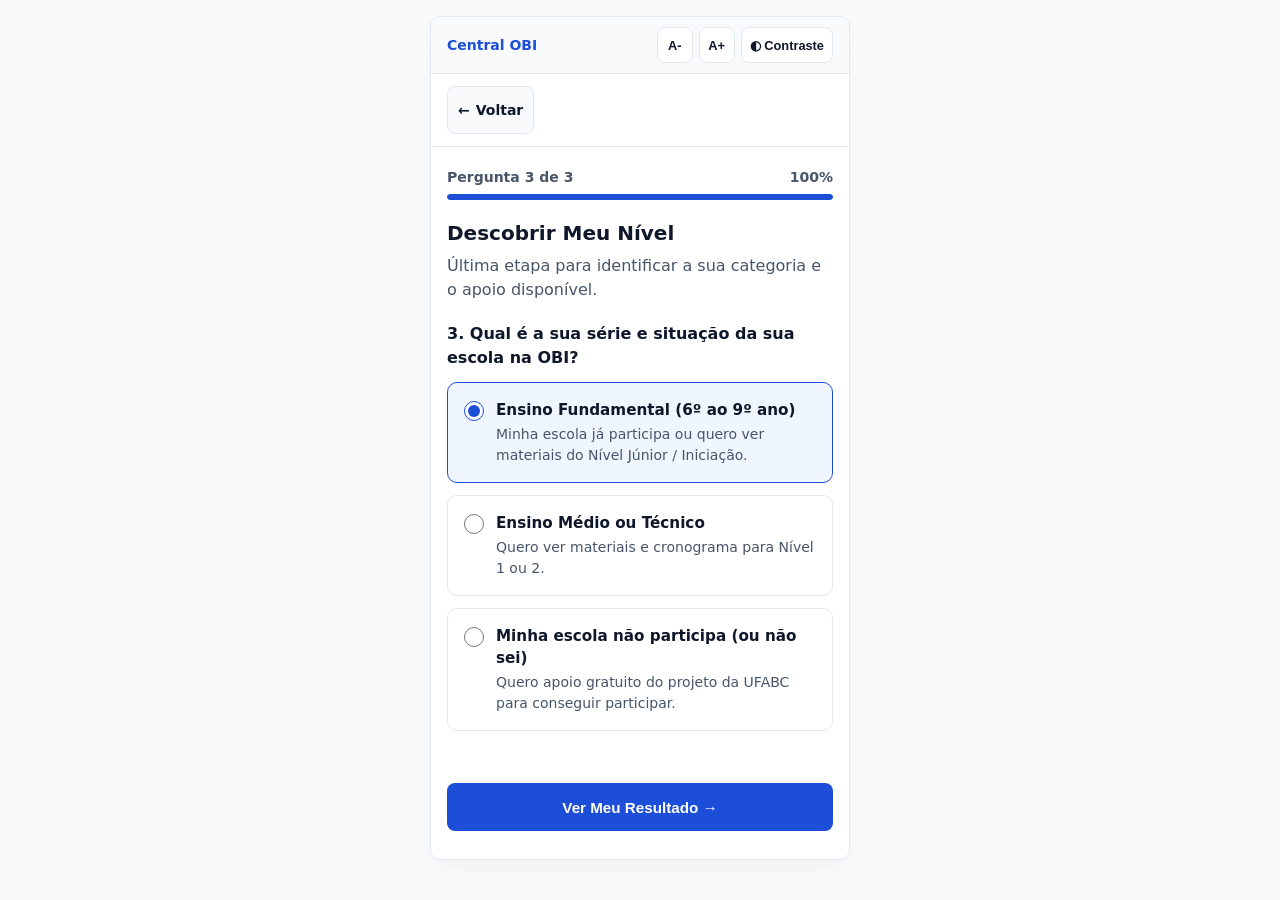
<file: telas/tela-08-quiz-apoio/index.html>
<!DOCTYPE html>
<html lang="pt-BR">
<head>
  <meta charset="UTF-8">
  <meta name="viewport" content="width=device-width, initial-scale=1.0">
  <title>Pergunta 3: Série e Apoio Escolar · Central OBI UFABC</title>
  <link rel="stylesheet" href="../../assets/css/tokens.css">
  <link rel="stylesheet" href="../../assets/css/base.css">
  <script src="../../assets/js/utils.js" defer></script>
</head>
<body>

  <!-- MOLDURA DO SMARTPHONE (390px - 420px) -->
  <main class="mobile-viewport">

    <!-- 1. BARRA DE ACESSIBILIDADE PADRÃO (OBRIGATÓRIA EM TODAS AS TELAS) -->
    <header class="accessibility-bar" aria-label="Controles de Acessibilidade">
      <a href="../../index.html" class="brand-link">
        <span>Central OBI</span>
      </a>
      <div class="accessibility-controls">
        <button id="btn-zoom-out" class="btn-a11y" aria-label="Diminuir tamanho da fonte">A-</button>
        <button id="btn-zoom-in" class="btn-a11y" aria-label="Aumentar tamanho da fonte">A+</button>
        <button id="btn-contrast" class="btn-a11y" aria-label="Ativar alto contraste">◐ Contraste</button>
      </div>
    </header>

    <!-- 2. CABEÇALHO COM BOTÃO VOLTAR -->
    <nav class="page-header" aria-label="Navegação da tela">
      <a href="../tela-07-quiz-logica/index.html" class="btn-back">
        <span aria-hidden="true">&larr;</span> Voltar
      </a>
    </nav>

    <!-- 3. CONTEÚDO PRINCIPAL (QUIZ - ETAPA 3) -->
    <section class="screen-content">

      <!-- Barra de Progresso do Diagnóstico (100%) -->
      <div class="progress-container" aria-label="Progresso do Diagnóstico">
        <div class="progress-header">
          <span>Pergunta 3 de 3</span>
          <span>100%</span>
        </div>
        <div class="progress-bar-track" role="progressbar" aria-valuenow="100" aria-valuemin="0" aria-valuemax="100">
          <div class="progress-bar-fill" style="width: 100%;"></div>
        </div>
      </div>

      <!-- Título Semântico Único -->
      <h1 class="screen-title">Descobrir Meu Nível</h1>
      <p class="screen-subtitle">Última etapa para identificar a sua categoria e o apoio disponível.</p>

      <!-- Grupo de Opções com Legend Acessível -->
      <fieldset class="options-group">
        <legend class="screen-subtitle" style="margin-bottom: 12px; font-weight: 600; color: var(--cor-texto-principal);">
          3. Qual é a sua série e situação da sua escola na OBI?
        </legend>

        <!-- Opção 1: Fundamental com Apoio -->
        <label class="option-card" for="opt-fundamental">
          <input type="radio" id="opt-fundamental" name="escola_apoio" value="fundamental_com_apoio" checked>
          <div class="option-text">
            <strong>Ensino Fundamental (6º ao 9º ano)</strong>
            <span>Minha escola já participa ou quero ver materiais do Nível Júnior / Iniciação.</span>
          </div>
        </label>

        <!-- Opção 2: Médio / Técnico com Apoio -->
        <label class="option-card" for="opt-medio">
          <input type="radio" id="opt-medio" name="escola_apoio" value="medio_com_apoio">
          <div class="option-text">
            <strong>Ensino Médio ou Técnico</strong>
            <span>Quero ver materiais e cronograma para Nível 1 ou 2.</span>
          </div>
        </label>

        <!-- Opção 3: Escola sem Cadastro / Carência de Apoio -->
        <label class="option-card" for="opt-sem-cadastro">
          <input type="radio" id="opt-sem-cadastro" name="escola_apoio" value="escola_sem_cadastro">
          <div class="option-text">
            <strong>Minha escola não participa (ou não sei)</strong>
            <span>Quero apoio gratuito do projeto da UFABC para conseguir participar.</span>
          </div>
        </label>
      </fieldset>

      <!-- Ações no Rodapé da Tela -->
      <div class="screen-actions">
        <button type="button" id="btn-finalizar" class="btn-primary" onclick="concluirQuiz()">
          Ver Meu Resultado &rarr;
        </button>
      </div>

    </section>

  </main>

  <script>
    // Restaurar resposta anterior se já salva no navegador
    document.addEventListener('DOMContentLoaded', function () {
      const respostas = typeof obterRespostas === 'function' ? obterRespostas() : {};
      const valorSalvo = respostas['escola_apoio'];
      if (valorSalvo) {
        const radio = document.querySelector('input[name="escola_apoio"][value="' + valorSalvo + '"]');
        if (radio) {
          radio.checked = true;
          document.querySelectorAll('.option-card').forEach(function (cartao) {
            cartao.classList.remove('selected');
          });
          const cardPai = radio.closest('.option-card');
          if (cardPai) {
            cardPai.classList.add('selected');
          }
        }
      }
    });

    // Salvar situação escolar e avançar para o Resultado (Tela 9)
    function concluirQuiz() {
      const selecionado = document.querySelector('input[name="escola_apoio"]:checked');
      const valor = selecionado ? selecionado.value : 'fundamental_com_apoio';
      salvarResposta('escola_apoio', valor);
      window.location.href = '../tela-09-resultado-nivel/index.html';
    }
  </script>

</body>
</html>
</file>
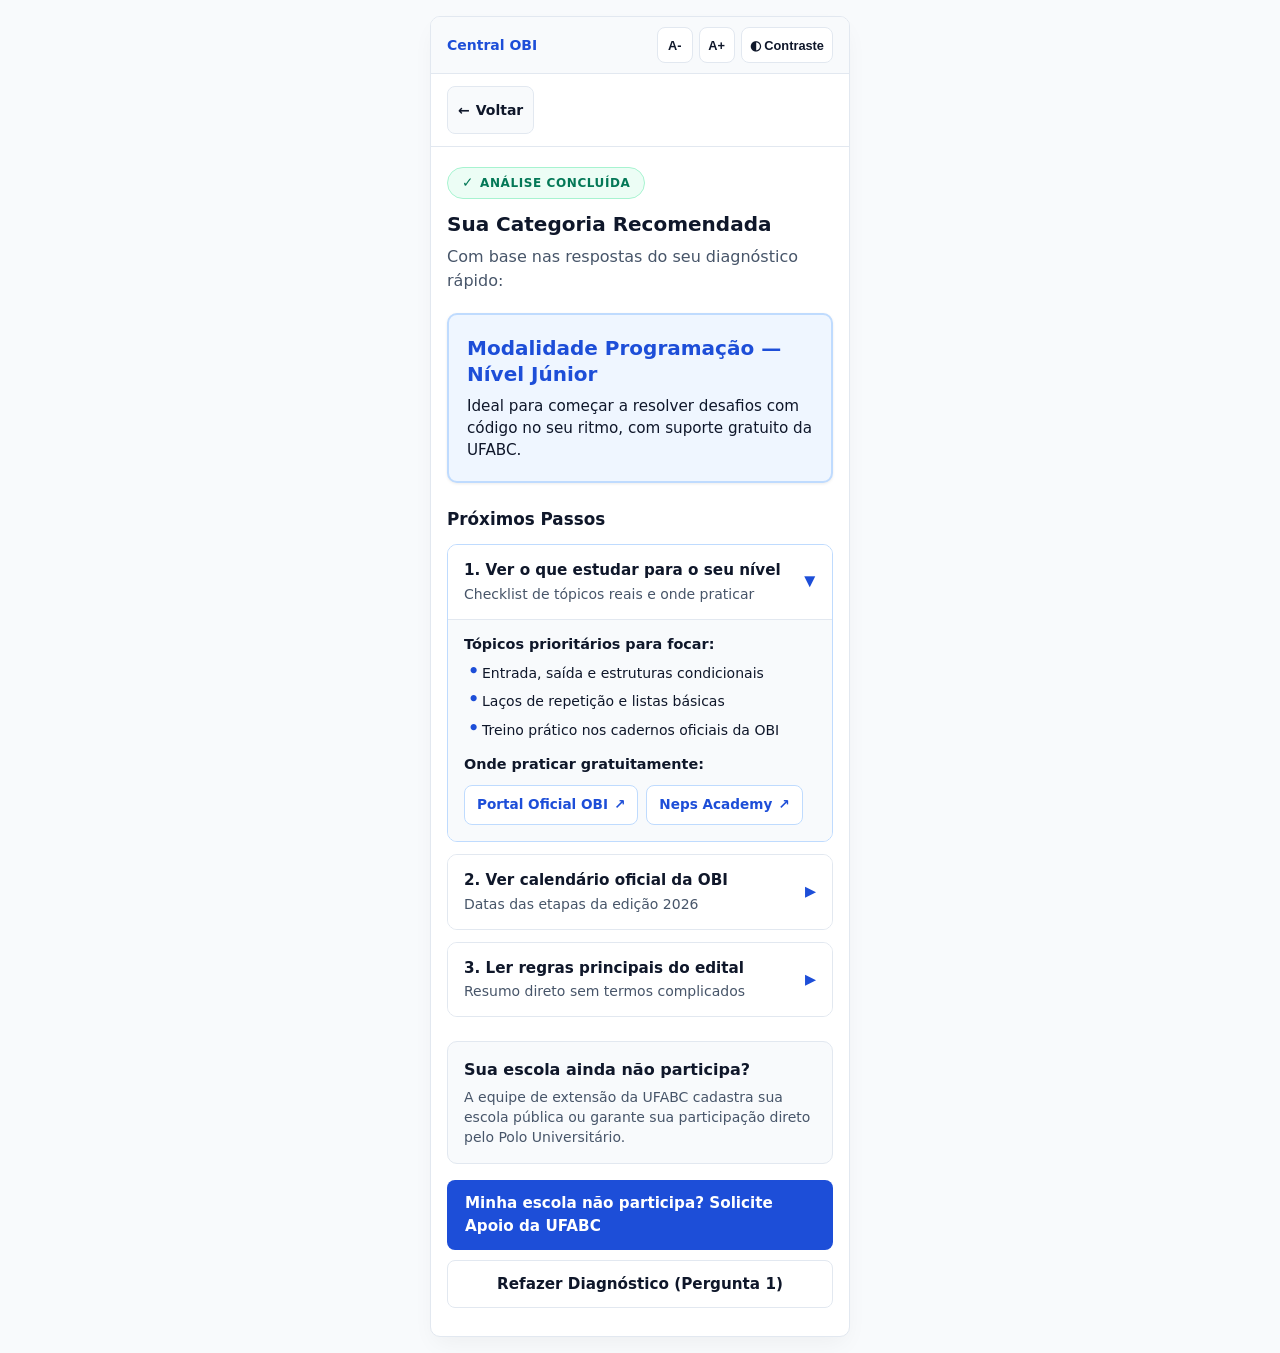
<file: telas/tela-09-resultado-nivel/index.html>
<!DOCTYPE html>
<html lang="pt-BR">
<head>
  <meta charset="UTF-8">
  <meta name="viewport" content="width=device-width, initial-scale=1.0">
  <title>Sua Categoria Recomendada · Central OBI UFABC</title>
  <link rel="stylesheet" href="../../assets/css/tokens.css">
  <link rel="stylesheet" href="../../assets/css/base.css">
  <script src="../../assets/js/utils.js" defer></script>
  <style>
    /* Estilos específicos e minimalistas da Tela 9 (WCAG AA) */
    .status-badge {
      display: inline-flex;
      align-items: center;
      gap: 6px;
      padding: 6px 14px;
      background-color: var(--cor-sucesso-fundo);
      color: var(--cor-sucesso);
      border: 1px solid var(--cor-sucesso-borda);
      border-radius: 999px;
      font-size: 0.75rem;
      font-weight: 700;
      text-transform: uppercase;
      letter-spacing: 0.05em;
      margin-bottom: 12px;
      align-self: flex-start;
    }

    .badge-icon {
      font-size: 0.85rem;
      font-weight: 800;
      line-height: 1;
    }

    .result-highlight-card {
      background-color: var(--cor-primaria-fundo);
      border: 2px solid var(--cor-primaria-borda);
      border-radius: var(--raio-borda);
      padding: 20px 18px;
      margin-bottom: 24px;
      box-shadow: var(--sombra-suave);
    }

    .result-category-name {
      font-size: 1.25rem;
      font-weight: 800;
      color: var(--cor-primaria);
      line-height: 1.3;
      margin-bottom: 8px;
    }

    .result-category-desc {
      font-size: 0.95rem;
      color: var(--cor-texto-principal);
      line-height: 1.45;
      margin: 0;
    }

    .section-heading-sm {
      font-size: 1.05rem;
      font-weight: 700;
      color: var(--cor-texto-principal);
      margin-bottom: 12px;
    }

    /* Detalhes expansíveis modernos e acessíveis (sem telas em desenvolvimento) */
    .step-details {
      border: 1.5px solid var(--cor-borda);
      border-radius: var(--raio-borda);
      background-color: var(--cor-card);
      margin-bottom: 12px;
      overflow: hidden;
      transition: border-color 0.15s ease;
    }

    .step-details[open] {
      border-color: var(--cor-primaria-borda);
    }

    .step-summary {
      display: flex;
      align-items: center;
      justify-content: space-between;
      gap: 10px;
      padding: 14px 16px;
      min-height: var(--alvo-toque-minimo);
      cursor: pointer;
      list-style: none;
      user-select: none;
      background-color: var(--cor-card);
      transition: background-color 0.15s ease;
    }

    .step-summary::-webkit-details-marker {
      display: none;
    }

    .step-summary:hover {
      background-color: var(--cor-primaria-fundo);
    }

    .step-summary:focus-visible {
      outline: var(--anel-foco);
      outline-offset: -2px;
    }

    .step-summary-content {
      display: flex;
      flex-direction: column;
      gap: 2px;
      text-align: left;
    }

    .step-summary-title {
      font-size: 0.95rem;
      font-weight: 600;
      color: var(--cor-texto-principal);
    }

    .step-summary-hint {
      font-size: var(--tamanho-pequeno);
      font-weight: 400;
      color: var(--cor-texto-secundario);
    }

    .step-chevron {
      font-size: 0.9rem;
      color: var(--cor-primaria);
      transition: transform 0.2s ease;
      flex-shrink: 0;
    }

    .step-details[open] .step-chevron {
      transform: rotate(90deg);
    }

    .step-content {
      padding: 14px 16px 16px 16px;
      border-top: 1px solid var(--cor-borda);
      background-color: var(--cor-fundo-suave);
      font-size: 0.9rem;
      line-height: 1.45;
    }

    .study-list {
      list-style: none;
      margin: 8px 0 14px 0;
      padding: 0;
      display: flex;
      flex-direction: column;
      gap: 8px;
    }

    .study-list li {
      position: relative;
      padding-left: 18px;
      color: var(--cor-texto-principal);
      font-size: 0.875rem;
    }

    .study-list li::before {
      content: "•";
      position: absolute;
      left: 4px;
      color: var(--cor-primaria);
      font-weight: bold;
      font-size: 1.1rem;
      line-height: 1;
    }

    .practice-links {
      display: flex;
      flex-wrap: wrap;
      gap: 8px;
      margin-top: 10px;
    }

    .btn-link-practice {
      display: inline-flex;
      align-items: center;
      gap: 6px;
      padding: 8px 12px;
      min-height: 40px;
      font-size: 0.85rem;
      font-weight: 600;
      color: var(--cor-primaria);
      background-color: var(--cor-card);
      border: 1px solid var(--cor-primaria-borda);
      border-radius: var(--raio-botao);
      text-decoration: none;
      transition: all 0.15s ease;
    }

    .btn-link-practice:hover {
      background-color: var(--cor-primaria);
      color: #ffffff;
    }

    .btn-link-practice:focus-visible {
      outline: var(--anel-foco);
      outline-offset: 2px;
    }

    /* Calendário */
    .calendar-list {
      display: flex;
      flex-direction: column;
      gap: 8px;
      margin: 8px 0 0 0;
    }

    .calendar-item {
      display: flex;
      align-items: center;
      justify-content: space-between;
      gap: 8px;
      padding: 9px 12px;
      background-color: var(--cor-card);
      border: 1px solid var(--cor-borda);
      border-radius: var(--raio-botao);
      font-size: 0.85rem;
    }

    .calendar-phase {
      font-weight: 600;
      color: var(--cor-texto-principal);
    }

    .calendar-date {
      font-weight: 700;
      color: var(--cor-primaria);
      background-color: var(--cor-primaria-fundo);
      padding: 3px 8px;
      border-radius: 4px;
      font-size: 0.8rem;
      white-space: nowrap;
    }

    /* Regras do Edital */
    .rules-list {
      display: flex;
      flex-direction: column;
      gap: 8px;
      margin: 8px 0 0 0;
    }

    .rule-item {
      display: flex;
      align-items: flex-start;
      gap: 8px;
      font-size: 0.85rem;
      color: var(--cor-texto-principal);
      line-height: 1.4;
    }

    .rule-icon {
      font-size: 1rem;
      line-height: 1.2;
      flex-shrink: 0;
    }

    .support-box {
      background-color: var(--cor-fundo-suave);
      border: 1px solid var(--cor-borda);
      border-radius: var(--raio-borda);
      padding: 16px;
      margin-top: 12px;
      margin-bottom: 16px;
    }

    .support-box-title {
      font-size: 1rem;
      font-weight: 700;
      color: var(--cor-texto-principal);
      margin-bottom: 6px;
    }

    .support-box-text {
      font-size: var(--tamanho-pequeno);
      color: var(--cor-texto-secundario);
      line-height: 1.4;
      margin: 0;
    }

    /* Adaptação para Alto Contraste */
    body.high-contrast .status-badge {
      background-color: #000000;
      color: #6ee7b7;
      border-color: #6ee7b7;
    }

    body.high-contrast .result-highlight-card {
      background-color: #121212;
      border-color: #60a5fa;
    }

    body.high-contrast .result-category-name {
      color: #93c5fd;
    }

    body.high-contrast .step-details {
      border-color: #ffffff;
      background-color: #121212;
    }

    body.high-contrast .step-summary {
      background-color: #121212;
      color: #ffffff;
    }

    body.high-contrast .step-chevron {
      color: #60a5fa;
    }

    body.high-contrast .step-content {
      background-color: #000000;
      border-top-color: #ffffff;
    }

    body.high-contrast .btn-link-practice {
      background-color: #121212;
      color: #60a5fa;
      border-color: #ffffff;
    }

    body.high-contrast .calendar-item {
      background-color: #121212;
      border-color: #ffffff;
    }

    body.high-contrast .calendar-date {
      background-color: #1e3a8a;
      color: #93c5fd;
    }

    body.high-contrast .support-box {
      background-color: #121212;
      border-color: #ffffff;
    }
  </style>
</head>
<body>

  <!-- MOLDURA DO SMARTPHONE (390px - 420px) -->
  <main class="mobile-viewport">

    <!-- 1. BARRA DE ACESSIBILIDADE PADRÃO (OBRIGATÓRIA) -->
    <header class="accessibility-bar" aria-label="Controles de Acessibilidade">
      <a href="../../index.html" class="brand-link">
        <span>Central OBI</span>
      </a>
      <div class="accessibility-controls">
        <button id="btn-zoom-out" class="btn-a11y" aria-label="Diminuir tamanho da fonte">A-</button>
        <button id="btn-zoom-in" class="btn-a11y" aria-label="Aumentar tamanho da fonte">A+</button>
        <button id="btn-contrast" class="btn-a11y" aria-label="Ativar alto contraste">◐ Contraste</button>
      </div>
    </header>

    <!-- 2. CABEÇALHO COM BOTÃO VOLTAR -->
    <nav class="page-header" aria-label="Navegação da tela">
      <a href="../tela-08-quiz-apoio/index.html" class="btn-back">
        <span aria-hidden="true">&larr;</span> Voltar
      </a>
    </nav>

    <!-- 3. CONTEÚDO PRINCIPAL -->
    <section class="screen-content">

      <!-- Região acessível com anúncio imediato para leitores de tela -->
      <div class="announcement-region" aria-live="polite">
        <div class="status-badge" role="status">
          <span class="badge-icon" aria-hidden="true">✓</span> ANÁLISE CONCLUÍDA
        </div>

        <h1 class="screen-title" id="titulo-pagina">Sua Categoria Recomendada</h1>
        <p class="screen-subtitle">Com base nas respostas do seu diagnóstico rápido:</p>

        <!-- Cartão de Destaque Limpo e Elegante -->
        <div class="result-highlight-card">
          <div class="result-category-name" id="nome-categoria">Modalidade Programação — Nível Júnior</div>
          <p class="result-category-desc" id="descricao-categoria">Ideal para começar a resolver desafios com código no seu ritmo, sem pressão.</p>
        </div>
      </div>

      <!-- Seção Próximos Passos: 3 blocos expansíveis práticos e reais (sem telas incompletas) -->
      <section aria-labelledby="titulo-passos">
        <h2 id="titulo-passos" class="section-heading-sm">Próximos Passos</h2>

        <!-- Bloco 1: O que estudar para o seu nível -->
        <details class="step-details" id="details-estudo" open>
          <summary class="step-summary" aria-label="Ver tópicos e links de estudo para o seu nível">
            <div class="step-summary-content">
              <span class="step-summary-title">1. Ver o que estudar para o seu nível</span>
              <span class="step-summary-hint">Checklist de tópicos reais e onde praticar</span>
            </div>
            <span class="step-chevron" aria-hidden="true">&#9654;</span>
          </summary>
          <div class="step-content">
            <p style="margin-bottom: 6px; font-weight: 600; color: var(--cor-texto-principal);">Tópicos prioritários para focar:</p>
            <ul class="study-list" id="lista-topicos-estudo">
              <li>Entrada, saída e estruturas condicionais (if/else)</li>
              <li>Laços de repetição (for/while) e vetores simples</li>
              <li>Simulação passo a passo em Python ou C++</li>
            </ul>
            <p style="margin-bottom: 6px; font-weight: 600; color: var(--cor-texto-principal);">Onde praticar gratuitamente:</p>
            <div class="practice-links">
              <a href="https://olimpiada.ic.unicamp.br/pratique/" target="_blank" rel="noopener noreferrer" class="btn-link-practice">
                Portal Oficial OBI <span aria-hidden="true">&nearr;</span>
              </a>
              <a href="https://neps.academy/br" target="_blank" rel="noopener noreferrer" class="btn-link-practice">
                Neps Academy <span aria-hidden="true">&nearr;</span>
              </a>
            </div>
          </div>
        </details>

        <!-- Bloco 2: Calendário oficial da OBI -->
        <details class="step-details" id="details-calendario">
          <summary class="step-summary" aria-label="Ver calendário e datas oficiais da OBI">
            <div class="step-summary-content">
              <span class="step-summary-title">2. Ver calendário oficial da OBI</span>
              <span class="step-summary-hint">Datas das etapas da edição 2026</span>
            </div>
            <span class="step-chevron" aria-hidden="true">&#9654;</span>
          </summary>
          <div class="step-content">
            <div class="calendar-list">
              <div class="calendar-item">
                <span class="calendar-phase">Inscrições das Escolas</span>
                <span class="calendar-date">Maio</span>
              </div>
              <div class="calendar-item">
                <span class="calendar-phase">Fase 1 (Local / na Escola)</span>
                <span class="calendar-date">Junho</span>
              </div>
              <div class="calendar-item">
                <span class="calendar-phase">Fase 2 (Estadual)</span>
                <span class="calendar-date">Agosto</span>
              </div>
              <div class="calendar-item">
                <span class="calendar-phase">Fase 3 (Nacional)</span>
                <span class="calendar-date">Setembro / Outubro</span>
              </div>
            </div>
          </div>
        </details>

        <!-- Bloco 3: Regras principais do edital -->
        <details class="step-details" id="details-edital">
          <summary class="step-summary" aria-label="Ler resumo descomplicado do edital">
            <div class="step-summary-content">
              <span class="step-summary-title">3. Ler regras principais do edital</span>
              <span class="step-summary-hint">Resumo direto sem termos complicados</span>
            </div>
            <span class="step-chevron" aria-hidden="true">&#9654;</span>
          </summary>
          <div class="step-content">
            <div class="rules-list">
              <div class="rule-item">
                <span class="rule-icon" aria-hidden="true">🆓</span>
                <span><strong>100% Gratuito:</strong> A OBI não cobra nenhuma taxa de inscrição de alunos ou escolas públicas.</span>
              </div>
              <div class="rule-item">
                <span class="rule-icon" aria-hidden="true">✏️</span>
                <span><strong>Material:</strong> Permitido apenas lápis, caneta e borracha (além do computador onde a prova será feita).</span>
              </div>
              <div class="rule-item">
                <span class="rule-icon" aria-hidden="true">💻</span>
                <span><strong>Linguagens aceitas (Programação):</strong> Python, C, C++, Java e Javascript. O curso foca em C++.</span>
              </div>
              <div class="rule-item">
                <span class="rule-icon" aria-hidden="true">📄</span>
                <span><strong>Modalidade Iniciação:</strong> Prova feita 100% no papel com problemas de lógica e raciocínio.</span>
              </div>
            </div>
          </div>
        </details>
      </section>

      <!-- Seção de Apoio UFABC -->
      <section class="support-box" aria-labelledby="titulo-apoio">
        <h2 id="titulo-apoio" class="support-box-title">Sua escola ainda não participa?</h2>
        <p class="support-box-text">A equipe de extensão da UFABC cadastra sua escola pública ou garante sua participação direto pelo Polo Universitário.</p>
      </section>

      <!-- Ações da Tela -->
      <div class="screen-actions">
        <a href="../tela-10-solicitacao-escola/index.html" class="btn-primary">
          Minha escola não participa? Solicite Apoio da UFABC
        </a>
        <a href="../tela-06-quiz-pergunta-1/index.html" class="btn-secondary">
          Refazer Diagnóstico (Pergunta 1)
        </a>
      </div>

    </section>

  </main>

  <!-- Script dinâmico com calcularModalidadeOBI() e fallback seguro -->
  <script>
    document.addEventListener('DOMContentLoaded', function () {
      var resultado;

      // Usar a função de cálculo oficial se disponível em utils.js
      if (typeof calcularModalidadeOBI === 'function') {
        resultado = calcularModalidadeOBI();
      } else {
        // Fallback seguro caso utils.js ainda não tenha carregado
        var respostas = typeof obterRespostas === 'function' ? obterRespostas() : {};
        if (respostas.preferencia === 'iniciacao' || respostas.preferencia === 'logica') {
          resultado = {
            titulo: 'Modalidade Iniciação — Nível 2',
            resumo: 'Indicada para estudantes que preferem resolver problemas lógicos no papel, sem uso de código.',
            topicosEstudo: [
              'Raciocínio combinatório e restrições lógicas',
              'Problemas de caminho, grafos visuais e tabela verdade',
              'Resolução de cadernos anteriores da Modalidade Iniciação'
            ]
          };
        } else {
          resultado = {
            titulo: 'Modalidade Programação — Nível Júnior',
            resumo: 'Ideal para começar a resolver desafios com código no seu ritmo, sem pressão.',
            topicosEstudo: [
              'Entrada, saída e estruturas condicionais (if/else)',
              'Laços de repetição (for/while) e vetores simples',
              'Simulação passo a passo em Python ou C++'
            ]
          };
        }
      }

      // Preencher Categoria e Descrição calculadas
      var elNome = document.getElementById('nome-categoria');
      var elDesc = document.getElementById('descricao-categoria');

      if (elNome && resultado && resultado.titulo) {
        elNome.textContent = resultado.titulo;
      }
      if (elDesc && resultado && resultado.resumo) {
        elDesc.textContent = resultado.resumo;
      }

      // Preencher Tópicos de Estudo Reais
      var elListaTopicos = document.getElementById('lista-topicos-estudo');
      if (elListaTopicos && resultado && Array.isArray(resultado.topicosEstudo)) {
        elListaTopicos.innerHTML = '';
        resultado.topicosEstudo.forEach(function (topico) {
          var li = document.createElement('li');
          li.textContent = topico;
          elListaTopicos.appendChild(li);
        });
      }
    });
  </script>

</body>
</html>
</file>
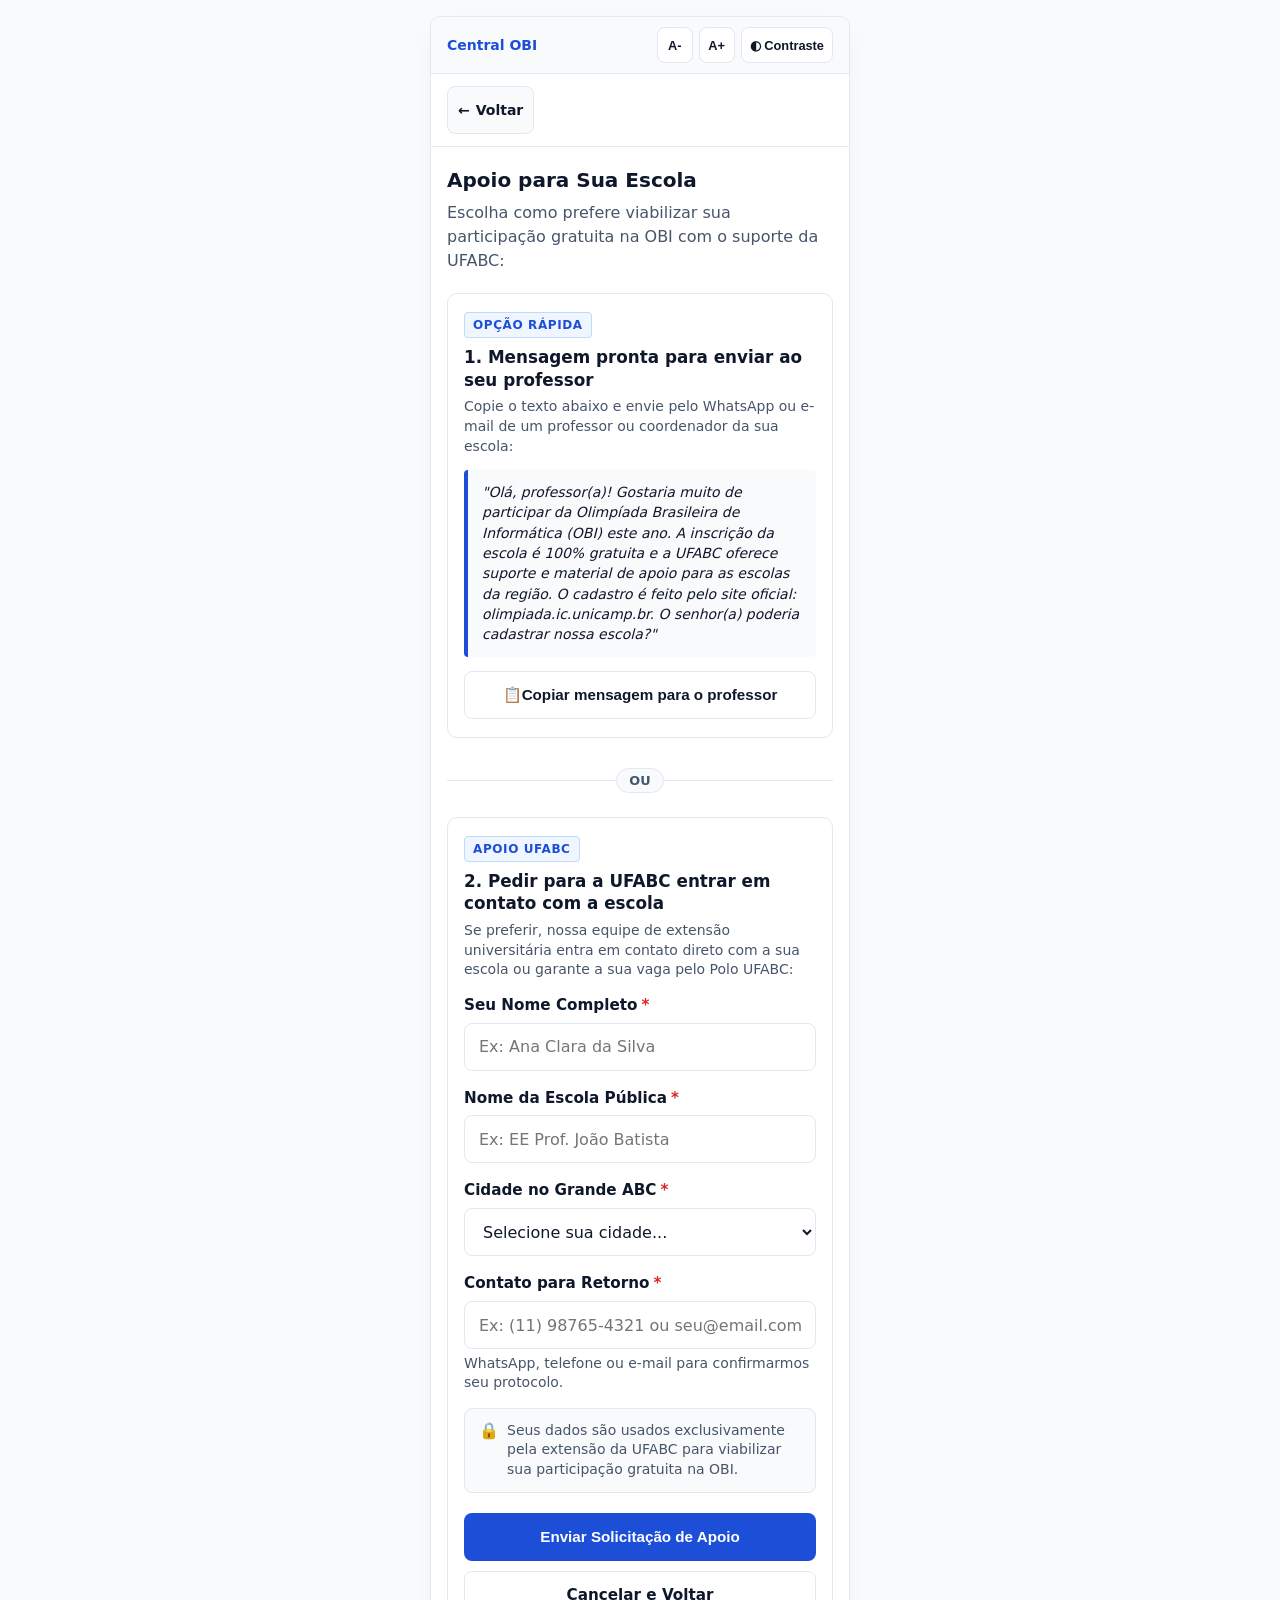
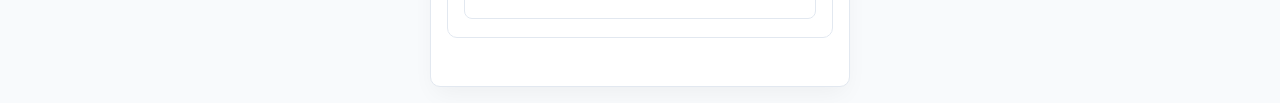
<file: telas/tela-10-solicitacao-escola/index.html>
<!DOCTYPE html>
<html lang="pt-BR">
<head>
  <meta charset="UTF-8">
  <meta name="viewport" content="width=device-width, initial-scale=1.0">
  <title>Apoio para Sua Escola · Central OBI UFABC</title>
  <link rel="stylesheet" href="../../assets/css/tokens.css">
  <link rel="stylesheet" href="../../assets/css/base.css">
  <script src="../../assets/js/utils.js" defer></script>
  <style>
    /* Estilos específicos e acessíveis da Tela 10 (WCAG AA) */
    .action-card {
      background-color: var(--cor-card);
      border: 1.5px solid var(--cor-borda);
      border-radius: var(--raio-borda);
      padding: 18px 16px;
      margin-bottom: 20px;
    }

    .card-step-badge {
      display: inline-block;
      font-size: 0.75rem;
      font-weight: 700;
      color: var(--cor-primaria);
      background-color: var(--cor-primaria-fundo);
      border: 1px solid var(--cor-primaria-borda);
      padding: 3px 8px;
      border-radius: 4px;
      margin-bottom: 8px;
      text-transform: uppercase;
      letter-spacing: 0.05em;
    }

    .card-section-title {
      font-size: 1.05rem;
      font-weight: 700;
      color: var(--cor-texto-principal);
      margin-bottom: 6px;
      line-height: 1.35;
    }

    .card-section-desc {
      font-size: var(--tamanho-pequeno);
      color: var(--cor-texto-secundario);
      margin-bottom: 14px;
      line-height: 1.4;
    }

    .message-preview-box {
      background-color: var(--cor-fundo-suave);
      border-left: 4px solid var(--cor-primaria);
      padding: 12px 14px;
      border-radius: 4px;
      margin-bottom: 14px;
    }

    .message-quote {
      font-size: 0.875rem;
      color: var(--cor-texto-principal);
      font-style: italic;
      line-height: 1.45;
      margin: 0;
    }

    .copy-feedback {
      font-size: 0.85rem;
      color: var(--cor-sucesso);
      font-weight: 600;
      text-align: center;
      margin-top: 8px;
    }

    .section-divider {
      display: flex;
      align-items: center;
      justify-content: center;
      position: relative;
      margin: 10px 0 24px 0;
      text-align: center;
    }

    .section-divider::before {
      content: "";
      position: absolute;
      left: 0;
      right: 0;
      height: 1px;
      background-color: var(--cor-borda);
    }

    .section-divider span {
      position: relative;
      background-color: var(--cor-fundo-suave);
      padding: 2px 12px;
      font-size: 0.8rem;
      font-weight: 700;
      color: var(--cor-texto-secundario);
      border: 1px solid var(--cor-borda);
      border-radius: 999px;
    }

    .btn-secondary.copied {
      background-color: var(--cor-sucesso-fundo);
      border-color: var(--cor-sucesso-borda);
      color: var(--cor-sucesso);
    }

    .form-group {
      display: flex;
      flex-direction: column;
      margin-bottom: 16px;
    }

    .form-label {
      font-size: 0.95rem;
      font-weight: 600;
      color: var(--cor-texto-principal);
      margin-bottom: 6px;
      display: flex;
      align-items: center;
    }

    .form-label .required {
      color: #dc2626;
      font-weight: 700;
      margin-left: 4px;
    }

    .form-control {
      width: 100%;
      min-height: var(--alvo-toque-minimo);
      padding: 12px 14px;
      background-color: var(--cor-card);
      border: 1.5px solid var(--cor-borda);
      border-radius: var(--raio-botao);
      font-size: 1rem;
      font-family: inherit;
      color: var(--cor-texto-principal);
      transition: border-color 0.15s ease, box-shadow 0.15s ease;
      box-sizing: border-box;
    }

    .form-control:focus-visible {
      outline: var(--anel-foco);
      outline-offset: 2px;
      border-color: var(--cor-borda-ativa);
    }

    .form-control.input-erro {
      border-color: #dc2626;
      background-color: #fef2f2;
    }

    .field-hint {
      font-size: var(--tamanho-pequeno);
      color: var(--cor-texto-secundario);
      margin-top: 5px;
      line-height: 1.35;
    }

    .feedback-alert {
      padding: 12px 14px;
      border-radius: var(--raio-botao);
      font-size: 0.9rem;
      font-weight: 600;
      line-height: 1.4;
      margin-bottom: 18px;
      background-color: #fef2f2;
      border: 1.5px solid #fecaca;
      color: #991b1b;
    }

    .privacy-notice {
      display: flex;
      align-items: flex-start;
      gap: 8px;
      background-color: var(--cor-fundo-suave);
      border: 1px solid var(--cor-borda);
      border-radius: var(--raio-botao);
      padding: 12px 14px;
      margin-bottom: 20px;
      font-size: var(--tamanho-pequeno);
      color: var(--cor-texto-secundario);
      line-height: 1.4;
    }

    .privacy-notice-icon {
      font-size: 1rem;
      line-height: 1.2;
      flex-shrink: 0;
    }

    /* Adaptação para Alto Contraste */
    body.high-contrast .action-card {
      background-color: #121212;
      border-color: #ffffff;
    }

    body.high-contrast .card-step-badge {
      background-color: #1e3a8a;
      border-color: #ffffff;
      color: #93c5fd;
    }

    body.high-contrast .message-preview-box {
      background-color: #000000;
      border-left-color: #60a5fa;
    }

    body.high-contrast .form-control {
      background-color: #000000;
      color: #ffffff;
      border-color: #ffffff;
    }

    body.high-contrast .form-control.input-erro {
      border-color: #f87171;
      background-color: #000000;
    }

    body.high-contrast .feedback-alert {
      background-color: #000000;
      color: #fca5a5;
      border-color: #ef4444;
    }

    body.high-contrast .privacy-notice {
      background-color: #121212;
      border-color: #ffffff;
      color: #ffffff;
    }

    body.high-contrast .section-divider span {
      background-color: #121212;
      border-color: #ffffff;
      color: #ffffff;
    }
  </style>
</head>
<body>

  <!-- MOLDURA DO SMARTPHONE (390px - 420px) -->
  <main class="mobile-viewport">

    <!-- 1. BARRA DE ACESSIBILIDADE PADRÃO (OBRIGATÓRIA) -->
    <header class="accessibility-bar" aria-label="Controles de Acessibilidade">
      <a href="../../index.html" class="brand-link">
        <span>Central OBI</span>
      </a>
      <div class="accessibility-controls">
        <button id="btn-zoom-out" class="btn-a11y" aria-label="Diminuir tamanho da fonte">A-</button>
        <button id="btn-zoom-in" class="btn-a11y" aria-label="Aumentar tamanho da fonte">A+</button>
        <button id="btn-contrast" class="btn-a11y" aria-label="Ativar alto contraste">◐ Contraste</button>
      </div>
    </header>

    <!-- 2. CABEÇALHO COM BOTÃO VOLTAR -->
    <nav class="page-header" aria-label="Navegação da tela">
      <a href="../tela-09-resultado-nivel/index.html" class="btn-back">
        <span aria-hidden="true">&larr;</span> Voltar
      </a>
    </nav>

    <!-- 3. CONTEÚDO PRINCIPAL (OPÇÕES REAIS DE APOIO) -->
    <section class="screen-content">

      <!-- Título Semântico Único -->
      <h1 class="screen-title">Apoio para Sua Escola</h1>
      <p class="screen-subtitle">Escolha como prefere viabilizar sua participação gratuita na OBI com o suporte da UFABC:</p>

      <!-- 1. Mensagem Pronta para Enviar ao Professor -->
      <section class="action-card" aria-labelledby="titulo-msg-professor">
        <span class="card-step-badge">Opção Rápida</span>
        <h2 id="titulo-msg-professor" class="card-section-title">1. Mensagem pronta para enviar ao seu professor</h2>
        <p class="card-section-desc">Copie o texto abaixo e envie pelo WhatsApp ou e-mail de um professor ou coordenador da sua escola:</p>

        <div class="message-preview-box">
          <p id="texto-msg-professor" class="message-quote">
            "Olá, professor(a)! Gostaria muito de participar da Olimpíada Brasileira de Informática (OBI) este ano. A inscrição da escola é 100% gratuita e a UFABC oferece suporte e material de apoio para as escolas da região. O cadastro é feito pelo site oficial: olimpiada.ic.unicamp.br. O senhor(a) poderia cadastrar nossa escola?"
          </p>
        </div>

        <button
          type="button"
          id="btn-copiar-msg"
          class="btn-secondary"
          onclick="copiarMensagemProfessor()"
          aria-label="Copiar mensagem para a área de transferência"
        >
          <span id="icone-copiar" aria-hidden="true">📋</span>
          <span id="texto-btn-copiar">Copiar mensagem para o professor</span>
        </button>

        <div id="feedback-copia-msg" class="copy-feedback" role="status" aria-live="polite" style="display: none;"></div>
      </section>

      <!-- Divisor Claro -->
      <div class="section-divider" aria-hidden="true">
        <span>OU</span>
      </div>

      <!-- 2. Pedir para a UFABC entrar em contato com a escola -->
      <section class="action-card" aria-labelledby="titulo-solicitacao-ufabc">
        <span class="card-step-badge">Apoio UFABC</span>
        <h2 id="titulo-solicitacao-ufabc" class="card-section-title">2. Pedir para a UFABC entrar em contato com a escola</h2>
        <p class="card-section-desc">Se preferir, nossa equipe de extensão universitária entra em contato direto com a sua escola ou garante a sua vaga pelo Polo UFABC:</p>

        <!-- Região de feedback acessível de erro (sem alert intrusivo) -->
        <div id="feedback-validacao" class="feedback-alert" role="status" aria-live="polite" style="display: none;"></div>

        <!-- Formulário Direto e Acessível -->
        <form id="form-apoio" novalidate>

          <!-- Campo 1: Nome do Estudante -->
          <div class="form-group">
            <label for="nome-estudante" class="form-label">
              Seu Nome Completo <span class="required" aria-hidden="true">*</span>
            </label>
            <input
              type="text"
              id="nome-estudante"
              name="nome_estudante"
              class="form-control"
              placeholder="Ex: Ana Clara da Silva"
              required
              autocomplete="name"
            >
          </div>

          <!-- Campo 2: Nome da Escola Pública -->
          <div class="form-group">
            <label for="nome-escola" class="form-label">
              Nome da Escola Pública <span class="required" aria-hidden="true">*</span>
            </label>
            <input
              type="text"
              id="nome-escola"
              name="nome_escola"
              class="form-control"
              placeholder="Ex: EE Prof. João Batista"
              required
            >
          </div>

          <!-- Campo 3: Cidade no Grande ABC -->
          <div class="form-group">
            <label for="cidade-escola" class="form-label">
              Cidade no Grande ABC <span class="required" aria-hidden="true">*</span>
            </label>
            <select id="cidade-escola" name="cidade_escola" class="form-control" required>
              <option value="">Selecione sua cidade...</option>
              <option value="Santo André">Santo André</option>
              <option value="São Bernardo do Campo">São Bernardo do Campo</option>
              <option value="São Caetano do Sul">São Caetano do Sul</option>
              <option value="Diadema">Diadema</option>
              <option value="Mauá">Mauá</option>
              <option value="Ribeirão Pires">Ribeirão Pires</option>
              <option value="Rio Grande da Serra">Rio Grande da Serra</option>
              <option value="Outra cidade">Outra cidade</option>
            </select>
          </div>

          <!-- Campo 4: Contato para Retorno -->
          <div class="form-group">
            <label for="contato-retorno" class="form-label">
              Contato para Retorno <span class="required" aria-hidden="true">*</span>
            </label>
            <input
              type="text"
              id="contato-retorno"
              name="contato_retorno"
              class="form-control"
              placeholder="Ex: (11) 98765-4321 ou seu@email.com"
              required
            >
            <span class="field-hint">WhatsApp, telefone ou e-mail para confirmarmos seu protocolo.</span>
          </div>

          <!-- Nota simples de transparência e ética -->
          <div class="privacy-notice">
            <span class="privacy-notice-icon" aria-hidden="true">🔒</span>
            <span>Seus dados são usados exclusivamente pela extensão da UFABC para viabilizar sua participação gratuita na OBI.</span>
          </div>

          <!-- Ações de Envio -->
          <div class="screen-actions">
            <button type="submit" class="btn-primary" id="btn-enviar">
              Enviar Solicitação de Apoio
            </button>
            <a href="../tela-09-resultado-nivel/index.html" class="btn-secondary">
              Cancelar e Voltar
            </a>
          </div>

        </form>
      </section>

    </section>

  </main>

  <!-- Script simples, seguro e auditável -->
  <script>
    // Função para Copiar a Mensagem ao Professor com Feedback Acessível
    function copiarMensagemProfessor() {
      var textoEl = document.getElementById('texto-msg-professor');
      var btn = document.getElementById('btn-copiar-msg');
      var btnTexto = document.getElementById('texto-btn-copiar');
      var btnIcone = document.getElementById('icone-copiar');
      var feedback = document.getElementById('feedback-copia-msg');

      if (!textoEl) return;
      var texto = textoEl.textContent.trim();

      function feedbackSucesso() {
        if (btn) btn.classList.add('copied');
        if (btnTexto) btnTexto.textContent = '✓ Mensagem copiada!';
        if (btnIcone) btnIcone.textContent = '';
        if (feedback) {
          feedback.textContent = 'Mensagem copiada para a área de transferência com sucesso.';
          feedback.style.display = 'block';
        }

        setTimeout(function () {
          if (btn) btn.classList.remove('copied');
          if (btnTexto) btnTexto.textContent = 'Copiar mensagem para o professor';
          if (btnIcone) btnIcone.textContent = '📋';
          if (feedback) feedback.style.display = 'none';
        }, 3000);
      }

      if (navigator.clipboard && navigator.clipboard.writeText) {
        navigator.clipboard.writeText(texto).then(feedbackSucesso).catch(function () {
          fallbackCopiaTexto(texto, feedbackSucesso);
        });
      } else {
        fallbackCopiaTexto(texto, feedbackSucesso);
      }
    }

    function fallbackCopiaTexto(texto, callback) {
      var areaTemp = document.createElement('textarea');
      areaTemp.value = texto;
      areaTemp.setAttribute('readonly', '');
      areaTemp.style.position = 'absolute';
      areaTemp.style.left = '-9999px';
      document.body.appendChild(areaTemp);
      areaTemp.select();
      try {
        document.execCommand('copy');
        callback();
      } catch (e) {
        console.warn('Fallback de cópia não disponível:', e);
      }
      document.body.removeChild(areaTemp);
    }

    // Validação acessível do formulário
    function validarFormulario() {
      var campoNome = document.getElementById('nome-estudante');
      var campoEscola = document.getElementById('nome-escola');
      var campoCidade = document.getElementById('cidade-escola');
      var campoContato = document.getElementById('contato-retorno');
      var feedback = document.getElementById('feedback-validacao');

      // Limpar erros anteriores
      feedback.style.display = 'none';
      feedback.textContent = '';
      [campoNome, campoEscola, campoCidade, campoContato].forEach(function (campo) {
        campo.classList.remove('input-erro');
      });

      if (!campoNome.value.trim()) {
        feedback.textContent = 'Por favor, informe seu nome completo.';
        feedback.style.display = 'block';
        campoNome.classList.add('input-erro');
        campoNome.focus();
        return false;
      }

      if (!campoEscola.value.trim()) {
        feedback.textContent = 'Por favor, informe o nome da sua escola pública.';
        feedback.style.display = 'block';
        campoEscola.classList.add('input-erro');
        campoEscola.focus();
        return false;
      }

      if (!campoCidade.value) {
        feedback.textContent = 'Por favor, selecione a cidade da sua escola no Grande ABC.';
        feedback.style.display = 'block';
        campoCidade.classList.add('input-erro');
        campoCidade.focus();
        return false;
      }

      if (!campoContato.value.trim()) {
        feedback.textContent = 'Por favor, informe um contato (WhatsApp ou e-mail) para retorno.';
        feedback.style.display = 'block';
        campoContato.classList.add('input-erro');
        campoContato.focus();
        return false;
      }

      return true;
    }

    // Envio e persistência local da solicitação
    function enviarSolicitacao(evento) {
      evento.preventDefault();

      if (!validarFormulario()) {
        return;
      }

      var nome = document.getElementById('nome-estudante').value.trim();
      var escola = document.getElementById('nome-escola').value.trim();
      var cidade = document.getElementById('cidade-escola').value;
      var contato = document.getElementById('contato-retorno').value.trim();

      // Salvar os dados no localStorage com utils.js
      salvarResposta('solicitacao_estudante', nome);
      salvarResposta('solicitacao_escola', escola);
      salvarResposta('solicitacao_cidade', cidade);
      salvarResposta('solicitacao_contato', contato);
      salvarResposta('solicitacao_data', new Date().toLocaleDateString('pt-BR'));

      // Gerar protocolo com utils.js
      var protocolo = typeof obterProtocolo === 'function' ? obterProtocolo() : 'OBI-UFABC-' + Math.floor(1000 + Math.random() * 9000);
      salvarResposta('solicitacao_protocolo', protocolo);

      // Avançar para a tela de confirmação do polo (Tela 11)
      window.location.href = '../tela-11-confirmacao-polo/index.html';
    }

    document.addEventListener('DOMContentLoaded', function () {
      var form = document.getElementById('form-apoio');
      if (form) {
        form.addEventListener('submit', enviarSolicitacao);
      }
    });
  </script>

</body>
</html>
</file>
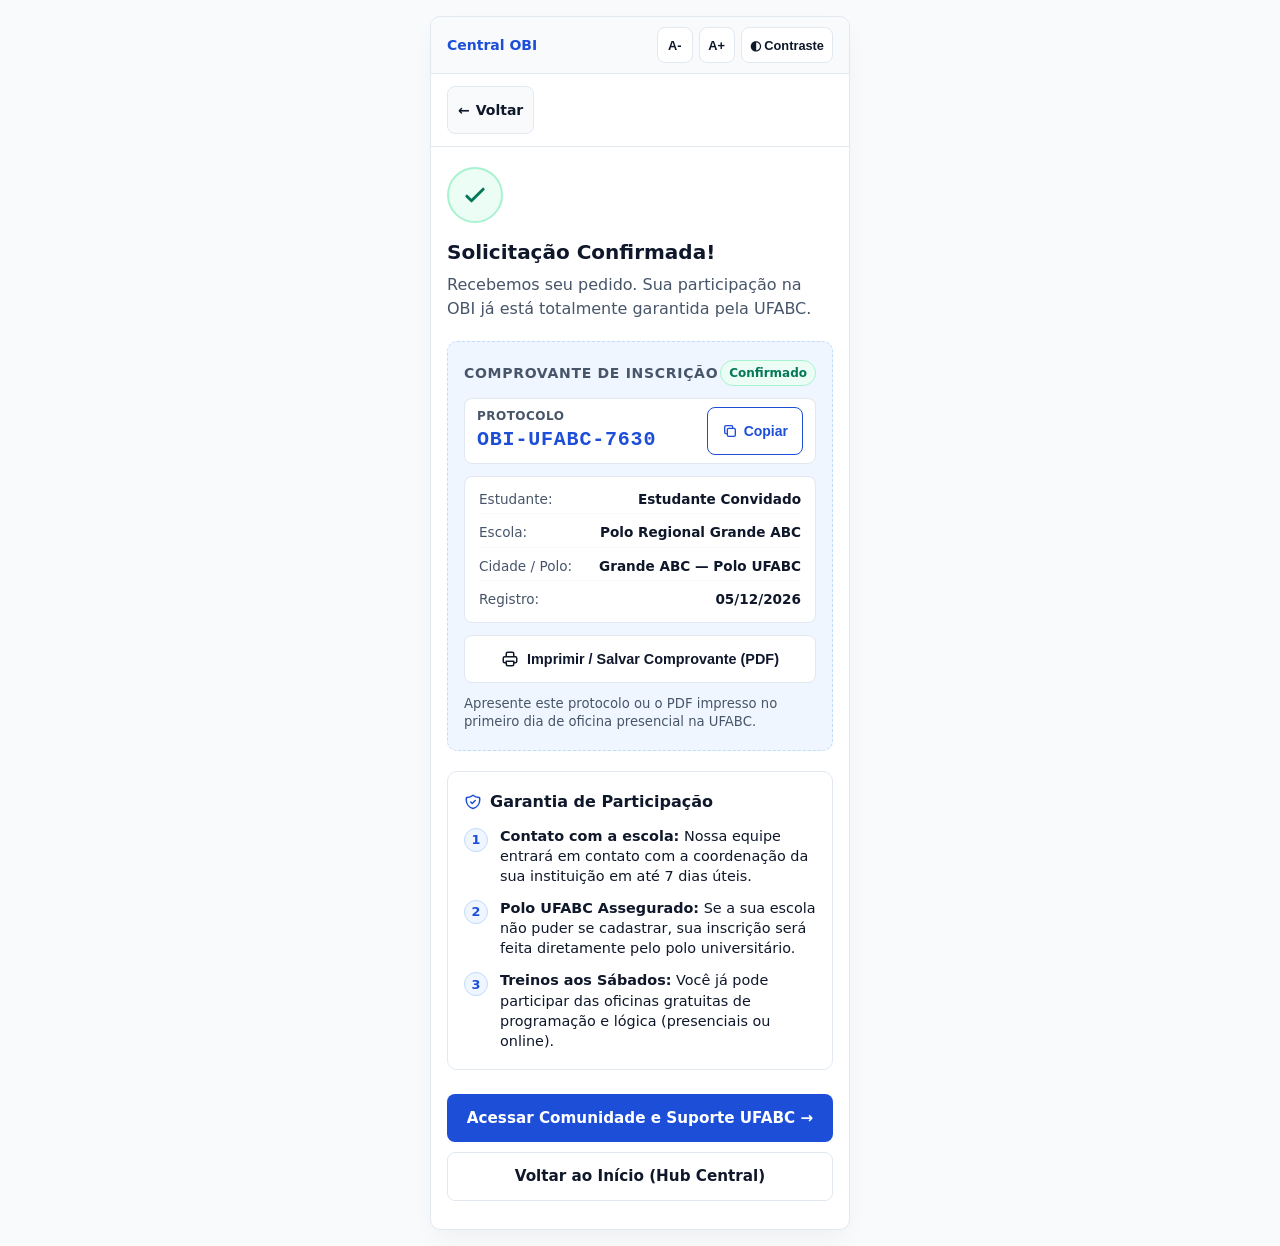
<file: telas/tela-11-confirmacao-polo/index.html>
<!DOCTYPE html>
<html lang="pt-BR">
<head>
  <meta charset="UTF-8">
  <meta name="viewport" content="width=device-width, initial-scale=1.0">
  <title>Solicitação Confirmada · Central OBI UFABC</title>
  <link rel="stylesheet" href="../../assets/css/tokens.css">
  <link rel="stylesheet" href="../../assets/css/base.css">
  <script src="../../assets/js/utils.js" defer></script>
  <style>
    /* Estilos específicos da Tela 11 (Auditáveis e Acessíveis) */
    .success-badge {
      display: inline-flex;
      align-items: center;
      justify-content: center;
      width: 56px;
      height: 56px;
      border-radius: 50%;
      background-color: var(--cor-sucesso-fundo);
      border: 2px solid var(--cor-sucesso-borda);
      color: var(--cor-sucesso);
      margin-bottom: 16px;
    }

    .success-badge svg {
      width: 28px;
      height: 28px;
      stroke-width: 2.5;
    }

    .protocol-card {
      background-color: var(--cor-primaria-fundo);
      border: 1.5px dashed var(--cor-primaria-borda);
      border-radius: var(--raio-borda);
      padding: 18px 16px;
      margin-bottom: 20px;
      display: flex;
      flex-direction: column;
      gap: 12px;
    }

    .protocol-header {
      display: flex;
      justify-content: space-between;
      align-items: center;
    }

    .protocol-label {
      font-size: var(--tamanho-pequeno);
      font-weight: 700;
      text-transform: uppercase;
      letter-spacing: 0.05em;
      color: var(--cor-texto-secundario);
    }

    .protocol-status-badge {
      font-size: 0.75rem;
      font-weight: 700;
      padding: 3px 8px;
      border-radius: 999px;
      background-color: var(--cor-sucesso-fundo);
      color: var(--cor-sucesso);
      border: 1px solid var(--cor-sucesso-borda);
    }

    .protocol-code-row {
      display: flex;
      align-items: center;
      justify-content: space-between;
      gap: 10px;
      background-color: var(--cor-card);
      border: 1px solid var(--cor-borda);
      border-radius: var(--raio-botao);
      padding: 8px 12px;
    }

    .protocol-mini-label {
      display: block;
      font-size: 0.75rem;
      font-weight: 600;
      color: var(--cor-texto-secundario);
      text-transform: uppercase;
      letter-spacing: 0.04em;
    }

    .protocol-code {
      font-family: ui-monospace, SFMono-Regular, Menlo, Monaco, Consolas, monospace;
      font-size: 1.25rem;
      font-weight: 800;
      color: var(--cor-primaria);
      letter-spacing: 0.04em;
    }

    .btn-copy {
      min-height: var(--alvo-toque-minimo);
      min-width: 88px;
      padding: 8px 14px;
      font-size: var(--tamanho-pequeno);
      font-weight: 700;
      border-radius: var(--raio-botao);
      border: 1.5px solid var(--cor-primaria);
      background-color: var(--cor-fundo);
      color: var(--cor-primaria);
      cursor: pointer;
      display: inline-flex;
      align-items: center;
      justify-content: center;
      gap: 6px;
      transition: all 0.15s ease;
    }

    .btn-copy:hover {
      background-color: var(--cor-primaria);
      color: #ffffff;
    }

    .btn-copy.copied {
      background-color: var(--cor-sucesso);
      border-color: var(--cor-sucesso);
      color: #ffffff;
    }

    /* Resumo dos Dados Registrados */
    .registration-summary {
      background-color: var(--cor-card);
      border: 1px solid var(--cor-borda);
      border-radius: var(--raio-botao);
      padding: 12px 14px;
      display: flex;
      flex-direction: column;
      gap: 8px;
    }

    .summary-item {
      display: flex;
      justify-content: space-between;
      align-items: center;
      gap: 10px;
      font-size: 0.85rem;
      border-bottom: 1px solid var(--cor-fundo-suave);
      padding-bottom: 4px;
    }

    .summary-item:last-child {
      border-bottom: none;
      padding-bottom: 0;
    }

    .summary-label {
      color: var(--cor-texto-secundario);
      flex-shrink: 0;
    }

    .summary-value {
      color: var(--cor-texto-principal);
      font-weight: 600;
      text-align: right;
      overflow: hidden;
      text-overflow: ellipsis;
      white-space: nowrap;
    }

    /* Botão Imprimir / Salvar PDF */
    .protocol-actions {
      display: flex;
      flex-direction: column;
      gap: 8px;
    }

    .btn-print {
      display: inline-flex;
      align-items: center;
      justify-content: center;
      gap: 8px;
      width: 100%;
      min-height: var(--alvo-toque-minimo);
      padding: 10px 16px;
      font-size: 0.9rem;
      font-weight: 600;
      border-radius: var(--raio-botao);
      border: 1.5px solid var(--cor-borda);
      background-color: var(--cor-fundo);
      color: var(--cor-texto-principal);
      cursor: pointer;
      transition: all 0.15s ease;
    }

    .btn-print:hover {
      background-color: var(--cor-fundo-suave);
      border-color: var(--cor-primaria);
      color: var(--cor-primaria);
    }

    .protocol-hint {
      font-size: 0.825rem;
      color: var(--cor-texto-secundario);
      line-height: 1.4;
    }

    .guarantee-card {
      background-color: var(--cor-card);
      border: 1px solid var(--cor-borda);
      border-radius: var(--raio-borda);
      padding: 18px 16px;
      margin-bottom: 24px;
    }

    .guarantee-title {
      font-size: 1rem;
      font-weight: 700;
      color: var(--cor-texto-principal);
      margin-bottom: 12px;
      display: flex;
      align-items: center;
      gap: 8px;
    }

    .steps-list {
      list-style: none;
      display: flex;
      flex-direction: column;
      gap: 12px;
    }

    .step-item {
      display: flex;
      align-items: flex-start;
      gap: 12px;
      font-size: 0.9rem;
      color: var(--cor-texto-principal);
      line-height: 1.4;
    }

    .step-number {
      flex-shrink: 0;
      width: 24px;
      height: 24px;
      border-radius: 50%;
      background-color: var(--cor-primaria-fundo);
      color: var(--cor-primaria);
      border: 1px solid var(--cor-primaria-borda);
      font-weight: 700;
      font-size: 0.8rem;
      display: flex;
      align-items: center;
      justify-content: center;
      margin-top: 2px;
    }

    .sr-only {
      position: absolute;
      width: 1px;
      height: 1px;
      padding: 0;
      margin: -1px;
      overflow: hidden;
      clip: rect(0, 0, 0, 0);
      white-space: nowrap;
      border: 0;
    }

    /* Alto Contraste */
    body.high-contrast .success-badge {
      background-color: #000000;
      border-color: #ffffff;
      color: #4ade80;
    }

    body.high-contrast .protocol-card {
      background-color: #000000;
      border: 2px dashed #ffffff;
    }

    body.high-contrast .protocol-code-row,
    body.high-contrast .registration-summary {
      background-color: #121212;
      border: 1px solid #ffffff;
    }

    body.high-contrast .protocol-code {
      color: #93c5fd;
    }

    body.high-contrast .btn-copy,
    body.high-contrast .btn-print {
      border: 2px solid #ffffff;
      color: #ffffff;
      background-color: #000000;
    }

    body.high-contrast .btn-copy:hover,
    body.high-contrast .btn-print:hover {
      background-color: #ffffff;
      color: #000000;
    }

    body.high-contrast .step-number {
      background-color: #1e3a8a;
      border-color: #ffffff;
      color: #ffffff;
    }

    /* Estilos de Impressão Limpos (PDF Comprovante) */
    @media print {
      body {
        background: #ffffff !important;
        color: #000000 !important;
        padding: 0 !important;
      }

      .mobile-viewport {
        box-shadow: none !important;
        border: none !important;
        max-width: 100% !important;
        min-height: auto !important;
      }

      .accessibility-bar,
      .page-header,
      .btn-copy,
      .btn-print,
      .screen-actions {
        display: none !important;
      }

      .protocol-card {
        border: 2px solid #000000 !important;
        background: #ffffff !important;
      }

      .guarantee-card {
        border: 1px solid #000000 !important;
      }

      .protocol-code {
        color: #000000 !important;
      }
    }
  </style>
</head>
<body>

  <!-- MOLDURA DO SMARTPHONE (390px - 420px) -->
  <main class="mobile-viewport">

    <!-- 1. BARRA DE ACESSIBILIDADE PADRÃO (OBRIGATÓRIA) -->
    <header class="accessibility-bar" aria-label="Controles de Acessibilidade">
      <a href="../../index.html" class="brand-link">
        <span>Central OBI</span>
      </a>
      <div class="accessibility-controls">
        <button id="btn-zoom-out" class="btn-a11y" aria-label="Diminuir tamanho da fonte">A-</button>
        <button id="btn-zoom-in" class="btn-a11y" aria-label="Aumentar tamanho da fonte">A+</button>
        <button id="btn-contrast" class="btn-a11y" aria-label="Ativar alto contraste">◐ Contraste</button>
      </div>
    </header>

    <!-- 2. CABEÇALHO COM BOTÃO VOLTAR -->
    <nav class="page-header" aria-label="Navegação da tela">
      <a href="../tela-10-solicitacao-escola/index.html" class="btn-back">
        <span aria-hidden="true">&larr;</span> Voltar
      </a>
    </nav>

    <!-- 3. MIOLO DA TELA -->
    <section class="screen-content" aria-live="polite">

      <!-- Feedback de Sucesso Acessível -->
      <div class="success-badge" aria-hidden="true">
        <svg fill="none" viewBox="0 0 24 24" stroke="currentColor">
          <path stroke-linecap="round" stroke-linejoin="round" d="M5 13l4 4L19 7" />
        </svg>
      </div>

      <h1 class="screen-title">Solicitação Confirmada!</h1>
      <p class="screen-subtitle">Recebemos seu pedido. Sua participação na OBI já está totalmente garantida pela UFABC.</p>

      <!-- Cartão de Destaque com o Protocolo e Resumo -->
      <section class="protocol-card" aria-label="Comprovante e Informações de Protocolo">
        <div class="protocol-header">
          <span class="protocol-label">Comprovante de Inscrição</span>
          <span class="protocol-status-badge">Confirmado</span>
        </div>

        <div class="protocol-code-row">
          <div>
            <span class="protocol-mini-label">Protocolo</span>
            <div id="protocolo-display" class="protocol-code">OBI-UFABC-Carregando...</div>
          </div>
          <button type="button" id="btn-copiar" class="btn-copy" onclick="copiarProtocolo()" aria-label="Copiar número do protocolo para a área de transferência">
            <svg aria-hidden="true" width="16" height="16" fill="none" viewBox="0 0 24 24" stroke="currentColor">
              <path stroke-linecap="round" stroke-linejoin="round" stroke-width="2" d="M8 16H6a2 2 0 01-2-2V6a2 2 0 012-2h8a2 2 0 012 2v2m-6 12h8a2 2 0 002-2v-8a2 2 0 00-2-2h-8a2 2 0 00-2 2v8a2 2 0 002 2z" />
            </svg>
            <span id="btn-copiar-texto">Copiar</span>
          </button>
        </div>

        <!-- Resumo da Solicitação Registrada -->
        <div class="registration-summary" aria-label="Resumo dos dados cadastrados">
          <div class="summary-item">
            <span class="summary-label">Estudante:</span>
            <strong id="resumo-estudante" class="summary-value">Estudante Convidado</strong>
          </div>
          <div class="summary-item">
            <span class="summary-label">Escola:</span>
            <strong id="resumo-escola" class="summary-value">Polo Regional Grande ABC</strong>
          </div>
          <div class="summary-item">
            <span class="summary-label">Cidade / Polo:</span>
            <strong id="resumo-cidade" class="summary-value">Santo André — Polo UFABC</strong>
          </div>
          <div class="summary-item">
            <span class="summary-label">Registro:</span>
            <strong id="resumo-data" class="summary-value">27/10/2026</strong>
          </div>
        </div>

        <!-- Ação de Impressão / Salvar PDF -->
        <div class="protocol-actions">
          <button type="button" class="btn-print" onclick="window.print()" aria-label="Imprimir comprovante ou salvar em formato PDF">
            <svg aria-hidden="true" width="18" height="18" fill="none" viewBox="0 0 24 24" stroke="currentColor">
              <path stroke-linecap="round" stroke-linejoin="round" stroke-width="2" d="M17 17h2a2 2 0 002-2v-4a2 2 0 00-2-2H5a2 2 0 00-2 2v4a2 2 0 002 2h2m2 4h6a2 2 0 002-2v-4H7v4a2 2 0 002 2zm8-12V5a2 2 0 00-2-2H9a2 2 0 00-2 2v4h10z" />
            </svg>
            <span>Imprimir / Salvar Comprovante (PDF)</span>
          </button>
        </div>

        <p class="protocol-hint">Apresente este protocolo ou o PDF impresso no primeiro dia de oficina presencial na UFABC.</p>
        <span id="status-copia" class="sr-only" aria-live="polite"></span>
      </section>

      <!-- Cartão de Garantia de Participação Independente (3 Tópicos Diretos) -->
      <section class="guarantee-card" aria-label="Próximos Passos e Garantia">
        <h2 class="guarantee-title">
          <svg aria-hidden="true" width="18" height="18" fill="none" viewBox="0 0 24 24" stroke="currentColor" style="color: var(--cor-primaria);">
            <path stroke-linecap="round" stroke-linejoin="round" stroke-width="2" d="M9 12l2 2 4-4m5.618-4.016A11.955 11.955 0 0112 2.944a11.955 11.955 0 01-8.618 3.04A12.02 12.02 0 003 9c0 5.591 3.824 10.29 9 11.622 5.176-1.332 9-6.03 9-11.622 0-1.042-.133-2.052-.382-3.016z" />
          </svg>
          Garantia de Participação
        </h2>

        <ol class="steps-list">
          <li class="step-item">
            <span class="step-number" aria-hidden="true">1</span>
            <div>
              <strong>Contato com a escola:</strong>
              Nossa equipe entrará em contato com a coordenação da sua instituição em até 7 dias úteis.
            </div>
          </li>
          <li class="step-item">
            <span class="step-number" aria-hidden="true">2</span>
            <div>
              <strong>Polo UFABC Assegurado:</strong>
              Se a sua escola não puder se cadastrar, sua inscrição será feita diretamente pelo polo universitário.
            </div>
          </li>
          <li class="step-item">
            <span class="step-number" aria-hidden="true">3</span>
            <div>
              <strong>Treinos aos Sábados:</strong>
              Você já pode participar das oficinas gratuitas de programação e lógica (presenciais ou online).
            </div>
          </li>
        </ol>
      </section>

      <!-- Ações no Rodapé da Tela -->
      <div class="screen-actions">
        <a href="../tela-12-comunidade-extensao/index.html" class="btn-primary">
          Acessar Comunidade e Suporte UFABC &rarr;
        </a>
        <a href="../../index.html" class="btn-secondary">
          Voltar ao Início (Hub Central)
        </a>
      </div>

    </section>

  </main>

  <script>
    // Inicialização do Protocolo, Resumo e Acessibilidade
    document.addEventListener('DOMContentLoaded', function () {
      // 1. Número do protocolo
      const display = document.getElementById('protocolo-display');
      if (display) {
        if (typeof obterProtocolo === 'function') {
          display.textContent = obterProtocolo();
        } else {
          const salvo = localStorage.getItem('obi_protocolo_atual') || 'OBI-UFABC-' + Math.floor(1000 + Math.random() * 9000);
          localStorage.setItem('obi_protocolo_atual', salvo);
          display.textContent = salvo;
        }
      }

      // 2. Resumo da solicitação ética gravada na Tela 10
      var respostas = (typeof obterRespostas === 'function') ? obterRespostas() : {};
      var elEstudante = document.getElementById('resumo-estudante');
      var elEscola = document.getElementById('resumo-escola');
      var elCidade = document.getElementById('resumo-cidade');
      var elData = document.getElementById('resumo-data');

      if (elEstudante) {
        elEstudante.textContent = respostas['solicitacao_estudante'] || 'Estudante Convidado';
      }
      if (elEscola) {
        elEscola.textContent = respostas['solicitacao_escola'] || 'Polo Regional Grande ABC';
      }
      if (elCidade) {
        var cidade = respostas['solicitacao_cidade'] || 'Grande ABC';
        elCidade.textContent = cidade + ' — Polo UFABC';
      }
      if (elData) {
        var dataSalva = respostas['solicitacao_data'];
        if (!dataSalva) {
          dataSalva = new Date().toLocaleDateString('pt-BR');
          if (typeof salvarResposta === 'function') {
            salvarResposta('solicitacao_data', dataSalva);
          }
        }
        elData.textContent = dataSalva;
      }
    });

    // Função de Cópia com Feedback Acessível para Leitores de Tela
    function copiarProtocolo() {
      const display = document.getElementById('protocolo-display');
      const btn = document.getElementById('btn-copiar');
      const btnTexto = document.getElementById('btn-copiar-texto');
      const feedback = document.getElementById('status-copia');

      if (!display) return;
      const texto = display.textContent.trim();

      const aposCopiar = function () {
        if (btn) btn.classList.add('copied');
        if (btnTexto) btnTexto.textContent = 'Copiado!';
        if (feedback) feedback.textContent = 'Protocolo ' + texto + ' copiado para a área de transferência com sucesso.';

        setTimeout(function () {
          if (btn) btn.classList.remove('copied');
          if (btnTexto) btnTexto.textContent = 'Copiar';
          if (feedback) feedback.textContent = '';
        }, 2500);
      };

      if (navigator.clipboard && navigator.clipboard.writeText) {
        navigator.clipboard.writeText(texto).then(aposCopiar).catch(function () {
          fallbackCopia(texto, aposCopiar);
        });
      } else {
        fallbackCopia(texto, aposCopiar);
      }
    }

    function fallbackCopia(texto, callback) {
      const inputTemp = document.createElement('input');
      inputTemp.value = texto;
      inputTemp.setAttribute('readonly', '');
      inputTemp.style.position = 'absolute';
      inputTemp.style.left = '-9999px';
      document.body.appendChild(inputTemp);
      inputTemp.select();
      try {
        document.execCommand('copy');
        callback();
      } catch (e) {
        console.warn('Não foi possível copiar automaticamente:', e);
      }
      document.body.removeChild(inputTemp);
    }
  </script>

</body>
</html>
</file>
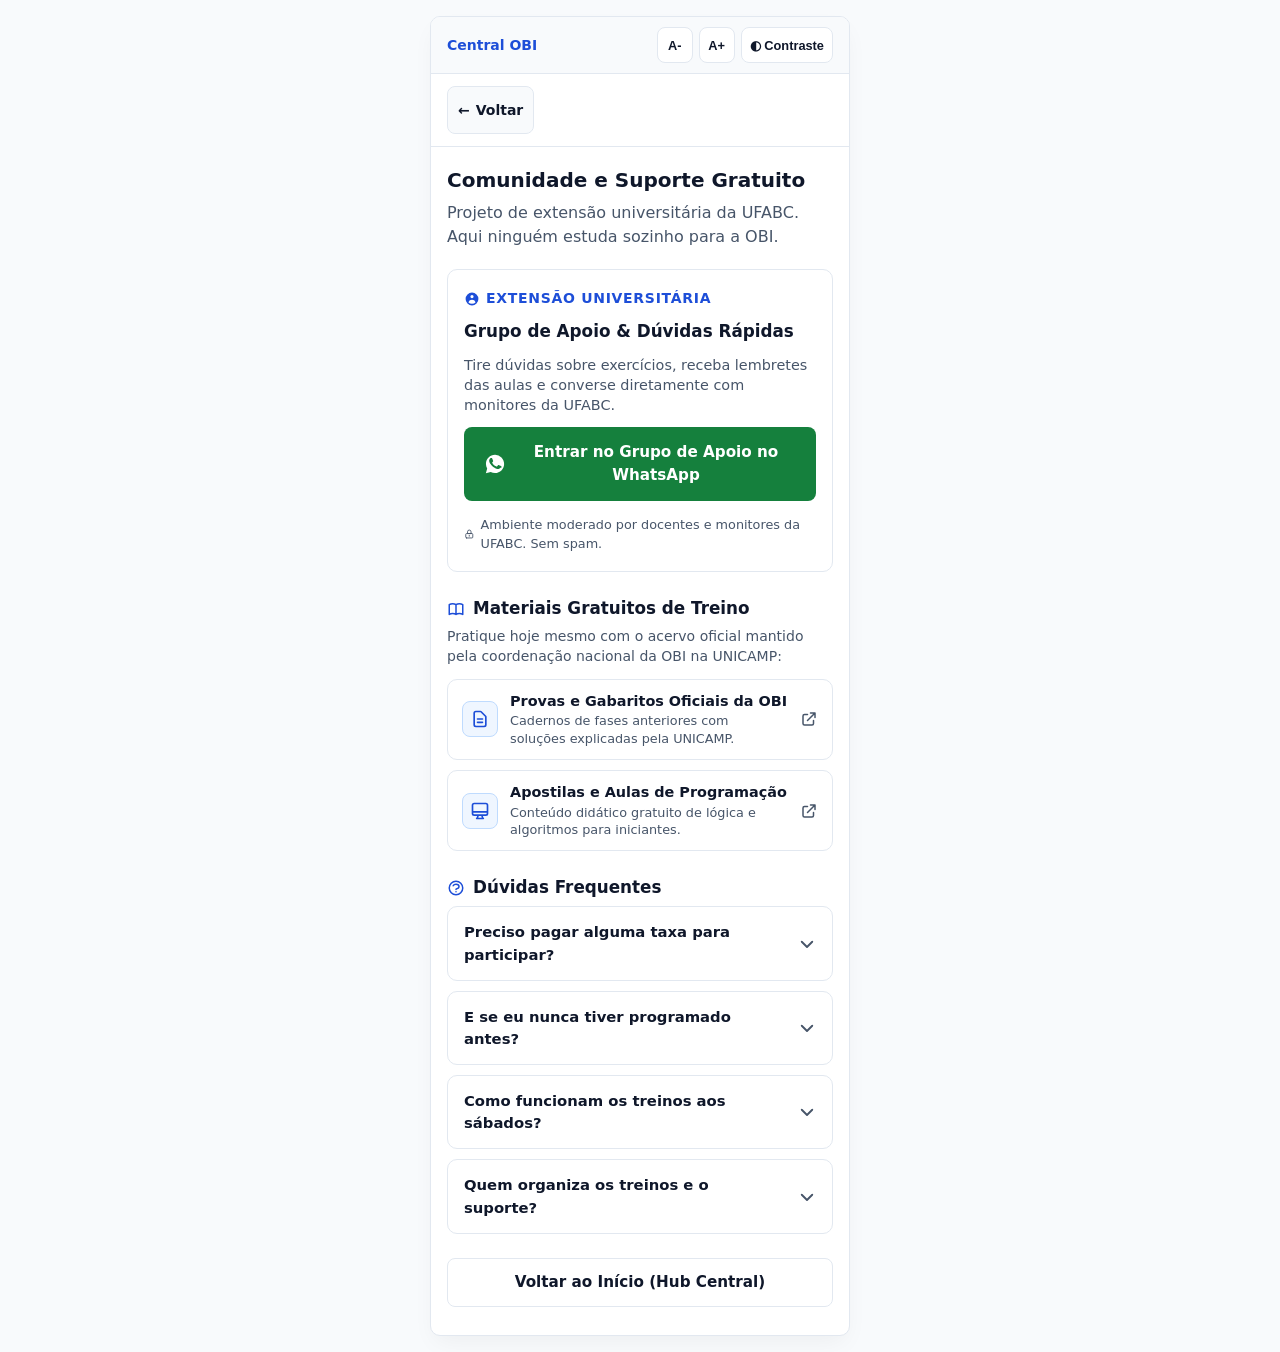
<file: telas/tela-12-comunidade-extensao/index.html>
<!DOCTYPE html>
<html lang="pt-BR">
<head>
  <meta charset="UTF-8">
  <meta name="viewport" content="width=device-width, initial-scale=1.0">
  <title>Comunidade e Suporte Gratuito · Central OBI UFABC</title>
  <link rel="stylesheet" href="../../assets/css/tokens.css">
  <link rel="stylesheet" href="../../assets/css/base.css">
  <script src="../../assets/js/utils.js" defer></script>
  <style>
    /* Estilos específicos da Tela 12 (Auditáveis e Acessíveis) */
    .whatsapp-card {
      background-color: var(--cor-card);
      border: 1.5px solid var(--cor-borda);
      border-radius: var(--raio-borda);
      padding: 18px 16px;
      margin-bottom: 24px;
      display: flex;
      flex-direction: column;
      gap: 12px;
    }

    .community-tag {
      display: inline-flex;
      align-items: center;
      gap: 6px;
      font-size: var(--tamanho-pequeno);
      font-weight: 700;
      color: var(--cor-primaria);
      text-transform: uppercase;
      letter-spacing: 0.05em;
    }

    .whatsapp-card-title {
      font-size: 1.05rem;
      font-weight: 700;
      color: var(--cor-texto-principal);
      line-height: 1.3;
    }

    .whatsapp-card-desc {
      font-size: 0.9rem;
      color: var(--cor-texto-secundario);
      line-height: 1.4;
    }

    /* Botão WhatsApp em Alto Contraste (WCAG AA) */
    .btn-whatsapp {
      display: inline-flex;
      align-items: center;
      justify-content: center;
      gap: 10px;
      width: 100%;
      min-height: 52px;
      padding: 12px 18px;
      background-color: #15803d; /* Verde escuro com contraste > 4.5:1 com branco */
      color: #ffffff;
      font-weight: 700;
      font-size: 0.95rem;
      text-decoration: none;
      border-radius: var(--raio-botao);
      border: 2px solid transparent;
      cursor: pointer;
      transition: background-color 0.15s ease, transform 0.1s ease;
      text-align: center;
    }

    .btn-whatsapp:hover {
      background-color: #166534;
    }

    .btn-whatsapp svg {
      width: 22px;
      height: 22px;
      flex-shrink: 0;
    }

    .trust-badge {
      font-size: 0.8rem;
      color: var(--cor-texto-secundario);
      display: flex;
      align-items: center;
      gap: 6px;
      margin-top: 2px;
    }

    /* Seção de Materiais Gratuitos de Treino */
    .materials-section {
      margin-bottom: 24px;
    }

    .section-header-title {
      font-size: 1.05rem;
      font-weight: 700;
      color: var(--cor-texto-principal);
      margin-bottom: 6px;
      display: flex;
      align-items: center;
      gap: 8px;
    }

    .section-header-desc {
      font-size: 0.875rem;
      color: var(--cor-texto-secundario);
      margin-bottom: 12px;
      line-height: 1.4;
    }

    .materials-list {
      display: flex;
      flex-direction: column;
      gap: 10px;
    }

    .material-link-card {
      display: flex;
      align-items: center;
      gap: 12px;
      padding: 12px 14px;
      min-height: var(--alvo-toque-minimo);
      background-color: var(--cor-card);
      border: 1.5px solid var(--cor-borda);
      border-radius: var(--raio-borda);
      text-decoration: none;
      color: var(--cor-texto-principal);
      transition: all 0.15s ease;
    }

    .material-link-card:hover {
      border-color: var(--cor-primaria);
      background-color: var(--cor-primaria-fundo);
      transform: translateY(-1px);
    }

    .material-icon {
      width: 36px;
      height: 36px;
      border-radius: var(--raio-botao);
      background-color: var(--cor-primaria-fundo);
      color: var(--cor-primaria);
      border: 1px solid var(--cor-primaria-borda);
      display: flex;
      align-items: center;
      justify-content: center;
      flex-shrink: 0;
    }

    .material-icon svg {
      width: 20px;
      height: 20px;
    }

    .material-info {
      flex: 1;
      display: flex;
      flex-direction: column;
      gap: 2px;
    }

    .material-info strong {
      font-size: 0.9rem;
      font-weight: 700;
      color: var(--cor-texto-principal);
      line-height: 1.3;
    }

    .material-info span {
      font-size: 0.8rem;
      color: var(--cor-texto-secundario);
      line-height: 1.35;
    }

    .external-icon {
      width: 18px;
      height: 18px;
      color: var(--cor-texto-secundario);
      flex-shrink: 0;
    }

    /* Seção de FAQ Semântica (<details>/<summary>) */
    .faq-section {
      margin-bottom: 24px;
    }

    .faq-list {
      display: flex;
      flex-direction: column;
      gap: 10px;
    }

    .faq-item {
      background-color: var(--cor-card);
      border: 1px solid var(--cor-borda);
      border-radius: var(--raio-borda);
      overflow: hidden;
      transition: border-color 0.15s ease;
    }

    .faq-item[open] {
      border-color: var(--cor-primaria);
    }

    .faq-question {
      display: flex;
      justify-content: space-between;
      align-items: center;
      gap: 12px;
      padding: 14px 16px;
      min-height: var(--alvo-toque-minimo);
      font-size: 0.925rem;
      font-weight: 600;
      color: var(--cor-texto-principal);
      cursor: pointer;
      list-style: none; /* Remove seta padrão em browsers modernos */
      user-select: none;
    }

    .faq-question::-webkit-details-marker {
      display: none; /* Remove seta padrão no Safari/Chrome */
    }

    .faq-question:hover {
      background-color: var(--cor-fundo-suave);
    }

    .faq-question:focus-visible {
      outline: var(--anel-foco);
      outline-offset: -2px;
    }

    .faq-chevron {
      flex-shrink: 0;
      width: 18px;
      height: 18px;
      color: var(--cor-texto-secundario);
      transition: transform 0.2s ease;
    }

    .faq-item[open] .faq-chevron {
      transform: rotate(180deg);
      color: var(--cor-primaria);
    }

    .faq-answer {
      padding: 0 16px 14px 16px;
      font-size: 0.875rem;
      color: var(--cor-texto-secundario);
      line-height: 1.45;
      border-top: 1px solid var(--cor-fundo-suave);
      padding-top: 10px;
    }

    /* Adaptação para Alto Contraste */
    body.high-contrast .whatsapp-card,
    body.high-contrast .material-link-card {
      background-color: #000000;
      border: 2px solid #ffffff;
    }

    body.high-contrast .material-icon {
      background-color: #1e3a8a;
      border-color: #ffffff;
      color: #ffffff;
    }

    body.high-contrast .material-link-card:hover {
      background-color: #121212;
      border-color: #facc15;
    }

    body.high-contrast .btn-whatsapp {
      background-color: #000000;
      color: #ffffff;
      border: 2px solid #ffffff;
    }

    body.high-contrast .btn-whatsapp:hover {
      background-color: #ffffff;
      color: #000000;
    }

    body.high-contrast .faq-item {
      background-color: #000000;
      border: 1.5px solid #ffffff;
    }

    body.high-contrast .faq-question:hover {
      background-color: #121212;
    }

    body.high-contrast .faq-answer {
      border-top-color: #333333;
    }
  </style>
</head>
<body>

  <!-- MOLDURA DO SMARTPHONE (390px - 420px) -->
  <main class="mobile-viewport">

    <!-- 1. BARRA DE ACESSIBILIDADE PADRÃO (OBRIGATÓRIA) -->
    <header class="accessibility-bar" aria-label="Controles de Acessibilidade">
      <a href="../../index.html" class="brand-link">
        <span>Central OBI</span>
      </a>
      <div class="accessibility-controls">
        <button id="btn-zoom-out" class="btn-a11y" aria-label="Diminuir tamanho da fonte">A-</button>
        <button id="btn-zoom-in" class="btn-a11y" aria-label="Aumentar tamanho da fonte">A+</button>
        <button id="btn-contrast" class="btn-a11y" aria-label="Ativar alto contraste">◐ Contraste</button>
      </div>
    </header>

    <!-- 2. CABEÇALHO COM BOTÃO VOLTAR -->
    <nav class="page-header" aria-label="Navegação da tela">
      <a href="../tela-11-confirmacao-polo/index.html" class="btn-back">
        <span aria-hidden="true">&larr;</span> Voltar
      </a>
    </nav>

    <!-- 3. MIOLO DA TELA -->
    <section class="screen-content">

      <!-- Título Semântico Único -->
      <h1 class="screen-title">Comunidade e Suporte Gratuito</h1>
      <p class="screen-subtitle">Projeto de extensão universitária da UFABC. Aqui ninguém estuda sozinho para a OBI.</p>

      <!-- Cartão com Botão de Destaque para o WhatsApp -->
      <section class="whatsapp-card" aria-label="Grupo de Estudos">
        <div class="community-tag">
          <svg aria-hidden="true" width="16" height="16" fill="currentColor" viewBox="0 0 20 20">
            <path fill-rule="evenodd" d="M18 10a8 8 0 11-16 0 8 8 0 0116 0zm-6-3a2 2 0 11-4 0 2 2 0 014 0zm-2 4a5 5 0 00-4.546 2.916A5.986 5.986 0 0010 16a5.986 5.986 0 004.546-2.084A5 5 0 0010 11z" clip-rule="evenodd" />
          </svg>
          Extensão Universitária
        </div>

        <h2 class="whatsapp-card-title">Grupo de Apoio & Dúvidas Rápidas</h2>
        <p class="whatsapp-card-desc">Tire dúvidas sobre exercícios, receba lembretes das aulas e converse diretamente com monitores da UFABC.</p>

        <a href="https://chat.whatsapp.com/demo-obi-ufabc" target="_blank" rel="noopener noreferrer" class="btn-whatsapp" aria-label="Entrar no Grupo de Apoio no WhatsApp da UFABC (abre em nova aba)">
          <svg aria-hidden="true" viewBox="0 0 24 24" fill="currentColor">
            <path d="M12.04 2c-5.46 0-9.91 4.45-9.91 9.91 0 1.75.46 3.45 1.32 4.95L2.05 22l5.25-1.38c1.45.79 3.08 1.21 4.74 1.21 5.46 0 9.91-4.45 9.91-9.91 0-2.65-1.03-5.14-2.9-7.01A9.816 9.816 0 0012.04 2zm5.78 14.07c-.24.68-1.39 1.3-1.92 1.38-.49.08-1.12.11-3.6-0.92-3.17-1.31-5.21-4.52-5.37-4.73-.16-.21-1.29-1.72-1.29-3.28s.82-2.33 1.11-2.65c.29-.32.64-.4 0.86-.4.21 0 .43 0 .61.01.2 0 .46-.07.72.55.27.63.92 2.25 1 2.42.08.16.14.36.03.57-.11.22-.16.35-.32.55-.16.2-.34.45-.49.6-.16.16-.33.34-.14.67.19.33.85 1.4 1.82 2.26 1.25 1.11 2.3 1.46 2.63 1.62.33.16.52.14.72-.08.2-.23.86-1 1.09-1.35.23-.35.46-.29.77-.18.32.11 2.01.95 2.36 1.12.35.17.58.26.66.4.08.14.08.83-.16 1.51z"/>
          </svg>
          <span>Entrar no Grupo de Apoio no WhatsApp</span>
        </a>

        <div class="trust-badge">
          <svg aria-hidden="true" width="14" height="14" fill="none" viewBox="0 0 24 24" stroke="currentColor">
            <path stroke-linecap="round" stroke-linejoin="round" stroke-width="2" d="M12 15v2m-6 4h12a2 2 0 002-2v-6a2 2 0 00-2-2H6a2 2 0 00-2 2v6a2 2 0 002 2zm10-10V7a4 4 0 00-8 0v4h8z" />
          </svg>
          <span>Ambiente moderado por docentes e monitores da UFABC. Sem spam.</span>
        </div>
      </section>

      <!-- Nova Seção: Materiais Gratuitos de Treino (Links Reais UNICAMP) -->
      <section class="materials-section" aria-label="Materiais Gratuitos de Treino">
        <h2 class="section-header-title">
          <svg aria-hidden="true" width="18" height="18" fill="none" viewBox="0 0 24 24" stroke="currentColor" style="color: var(--cor-primaria);">
            <path stroke-linecap="round" stroke-linejoin="round" stroke-width="2" d="M12 6.253v13m0-13C10.832 5.477 9.246 5 7.5 5S4.168 5.477 3 6.253v13C4.168 18.477 5.754 18 7.5 18s3.332.477 4.5 1.253m0-13C13.168 5.477 14.754 5 16.5 5c1.747 0 3.332.477 4.5 1.253v13C19.832 18.477 18.247 18 16.5 18c-1.746 0-3.332.477-4.5 1.253" />
          </svg>
          Materiais Gratuitos de Treino
        </h2>
        <p class="section-header-desc">Pratique hoje mesmo com o acervo oficial mantido pela coordenação nacional da OBI na UNICAMP:</p>

        <div class="materials-list">
          <a href="https://olimpiada.ic.unicamp.br/pratique/" target="_blank" rel="noopener noreferrer" class="material-link-card" aria-label="Provas e Gabaritos Oficiais da OBI pela UNICAMP (abre em nova aba)">
            <div class="material-icon" aria-hidden="true">
              <svg fill="none" viewBox="0 0 24 24" stroke="currentColor">
                <path stroke-linecap="round" stroke-linejoin="round" stroke-width="2" d="M9 12h6m-6 4h6m2 5H7a2 2 0 01-2-2V5a2 2 0 012-2h5.586a1 1 0 01.707.293l5.414 5.414a1 1 0 01.293.707V19a2 2 0 01-2 2z" />
              </svg>
            </div>
            <div class="material-info">
              <strong>Provas e Gabaritos Oficiais da OBI</strong>
              <span>Cadernos de fases anteriores com soluções explicadas pela UNICAMP.</span>
            </div>
            <svg class="external-icon" aria-hidden="true" fill="none" viewBox="0 0 24 24" stroke="currentColor">
              <path stroke-linecap="round" stroke-linejoin="round" stroke-width="2" d="M10 6H6a2 2 0 00-2 2v10a2 2 0 002 2h10a2 2 0 002-2v-4M14 4h6m0 0v6m0-6L10 14" />
            </svg>
          </a>

          <a href="https://olimpiada.ic.unicamp.br/estude/" target="_blank" rel="noopener noreferrer" class="material-link-card" aria-label="Apostilas e Aulas de Programação da OBI (abre em nova aba)">
            <div class="material-icon" aria-hidden="true">
              <svg fill="none" viewBox="0 0 24 24" stroke="currentColor">
                <path stroke-linecap="round" stroke-linejoin="round" stroke-width="2" d="M9.75 17L9 20l-1 1h8l-1-1-.75-3M3 13h18M5 17h14a2 2 0 002-2V5a2 2 0 00-2-2H5a2 2 0 00-2 2v10a2 2 0 002 2z" />
              </svg>
            </div>
            <div class="material-info">
              <strong>Apostilas e Aulas de Programação</strong>
              <span>Conteúdo didático gratuito de lógica e algoritmos para iniciantes.</span>
            </div>
            <svg class="external-icon" aria-hidden="true" fill="none" viewBox="0 0 24 24" stroke="currentColor">
              <path stroke-linecap="round" stroke-linejoin="round" stroke-width="2" d="M10 6H6a2 2 0 00-2 2v10a2 2 0 002 2h10a2 2 0 002-2v-4M14 4h6m0 0v6m0-6L10 14" />
            </svg>
          </a>
        </div>
      </section>

      <!-- Seção de Dúvidas Frequentes (FAQ) com <details> e <summary> Semânticos -->
      <section class="faq-section" aria-label="Perguntas Frequentes">
        <h2 class="section-header-title">
          <svg aria-hidden="true" width="18" height="18" fill="none" viewBox="0 0 24 24" stroke="currentColor" style="color: var(--cor-primaria);">
            <path stroke-linecap="round" stroke-linejoin="round" stroke-width="2" d="M8.228 9c.549-1.165 2.03-2 3.772-2 2.21 0 4 1.343 4 3 0 1.4-1.278 2.575-3.006 2.907-.542.104-.994.54-.994 1.093m0 3h.01M21 12a9 9 0 11-18 0 9 9 0 0118 0z" />
          </svg>
          Dúvidas Frequentes
        </h2>

        <div class="faq-list">
          <details class="faq-item">
            <summary class="faq-question">
              <span>Preciso pagar alguma taxa para participar?</span>
              <svg class="faq-chevron" aria-hidden="true" fill="none" viewBox="0 0 24 24" stroke="currentColor">
                <path stroke-linecap="round" stroke-linejoin="round" stroke-width="2.5" d="M19 9l-7 7-7-7" />
              </svg>
            </summary>
            <div class="faq-answer">
              <p>Não! A inscrição na OBI e todas as atividades da UFABC são 100% gratuitas para estudantes da rede pública e privada.</p>
            </div>
          </details>

          <details class="faq-item">
            <summary class="faq-question">
              <span>E se eu nunca tiver programado antes?</span>
              <svg class="faq-chevron" aria-hidden="true" fill="none" viewBox="0 0 24 24" stroke="currentColor">
                <path stroke-linecap="round" stroke-linejoin="round" stroke-width="2.5" d="M19 9l-7 7-7-7" />
              </svg>
            </summary>
            <div class="faq-answer">
              <p>Sem problemas! Nossos monitores ensinam desde o início com desafios intuitivos de lógica, mesmo que você não saiba código.</p>
            </div>
          </details>

          <details class="faq-item">
            <summary class="faq-question">
              <span>Como funcionam os treinos aos sábados?</span>
              <svg class="faq-chevron" aria-hidden="true" fill="none" viewBox="0 0 24 24" stroke="currentColor">
                <path stroke-linecap="round" stroke-linejoin="round" stroke-width="2.5" d="M19 9l-7 7-7-7" />
              </svg>
            </summary>
            <div class="faq-answer">
              <p>São encontros descontraídos de 9h às 12h no Campus Santo André ou online pelo celular/computador com aulas gravadas.</p>
            </div>
          </details>

          <details class="faq-item">
            <summary class="faq-question">
              <span>Quem organiza os treinos e o suporte?</span>
              <svg class="faq-chevron" aria-hidden="true" fill="none" viewBox="0 0 24 24" stroke="currentColor">
                <path stroke-linecap="round" stroke-linejoin="round" stroke-width="2.5" d="M19 9l-7 7-7-7" />
              </svg>
            </summary>
            <div class="faq-answer">
              <p>O projeto é conduzido por estudantes voluntários e docentes dos cursos de Computação da UFABC em prol da educação pública.</p>
            </div>
          </details>
        </div>
      </section>

      <!-- Ações no Rodapé da Tela -->
      <div class="screen-actions">
        <a href="../../index.html" class="btn-secondary">
          Voltar ao Início (Hub Central)
        </a>
      </div>

    </section>

  </main>

</body>
</html>
</file>
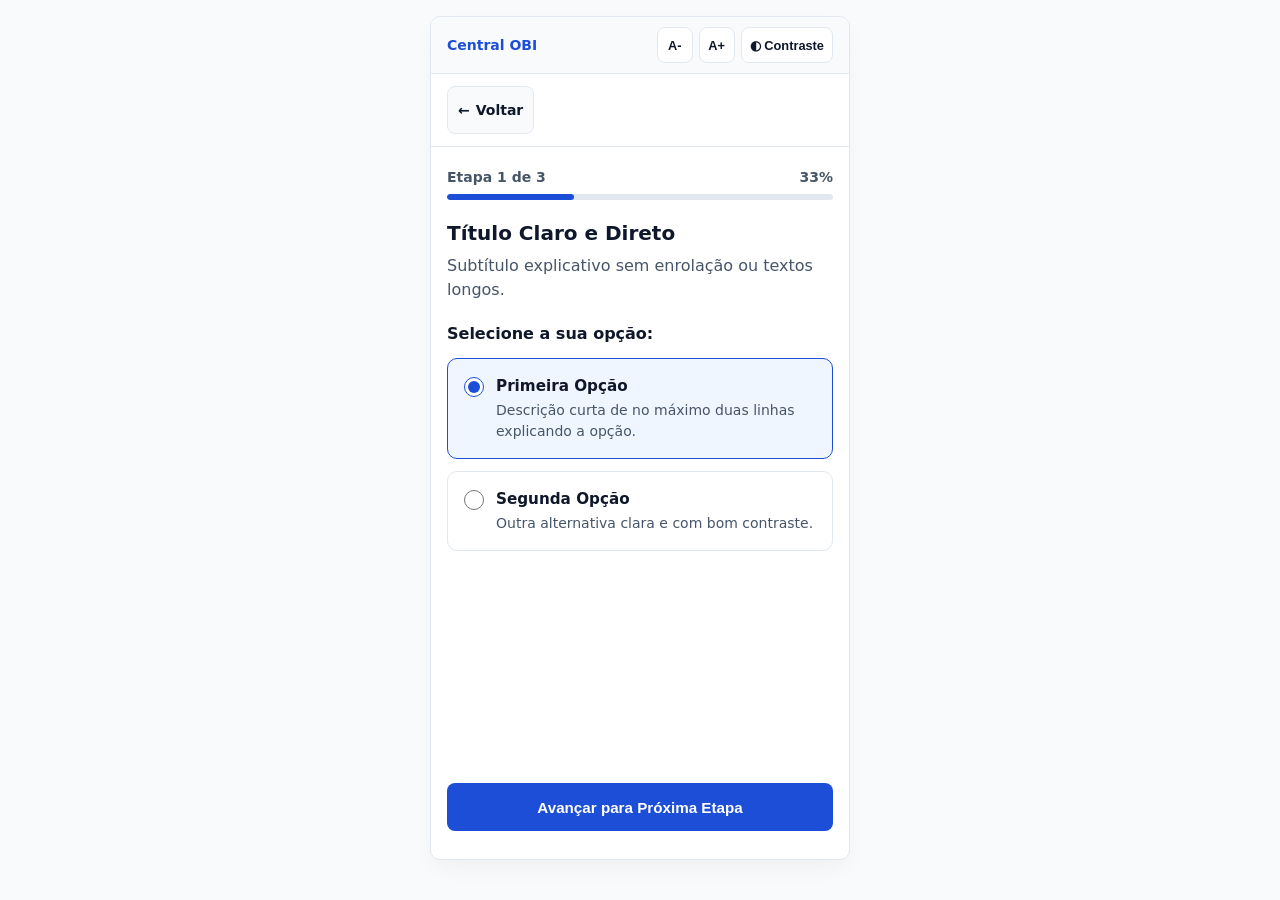
<file: telas/template-base/index.html>
<!DOCTYPE html>
<html lang="pt-BR">
<head>
  <meta charset="UTF-8">
  <meta name="viewport" content="width=device-width, initial-scale=1.0">
  <title>Nome da Tela · Central OBI UFABC</title>
  <link rel="stylesheet" href="../../assets/css/tokens.css">
  <link rel="stylesheet" href="../../assets/css/base.css">
  <script src="../../assets/js/utils.js" defer></script>
</head>
<body>

  <!-- MOLDURA DO SMARTPHONE (390px) -->
  <main class="mobile-viewport">

    <!-- 1. BARRA DE ACESSIBILIDADE PADRÃO (OBRIGATÓRIA EM TODAS AS TELAS) -->
    <header class="accessibility-bar" aria-label="Controles de Acessibilidade">
      <a href="../../index.html" class="brand-link">
        <span>Central OBI</span>
      </a>
      <div class="accessibility-controls">
        <button id="btn-zoom-out" class="btn-a11y" aria-label="Diminuir tamanho da fonte">A-</button>
        <button id="btn-zoom-in" class="btn-a11y" aria-label="Aumentar tamanho da fonte">A+</button>
        <button id="btn-contrast" class="btn-a11y" aria-label="Ativar alto contraste">◐ Contraste</button>
      </div>
    </header>

    <!-- 2. CABEÇALHO COM BOTÃO VOLTAR -->
    <nav class="page-header" aria-label="Navegação da tela">
      <a href="../../index.html" class="btn-back">
        <span aria-hidden="true">&larr;</span> Voltar
      </a>
    </nav>

    <!-- 3. MIOLO DA TELA (PERSONALIZE AQUI) -->
    <section class="screen-content">

      <!-- Barra de Progresso Opcional (usada em questionários/etapas) -->
      <div class="progress-container" aria-label="Progresso da Etapa">
        <div class="progress-header">
          <span>Etapa 1 de 3</span>
          <span>33%</span>
        </div>
        <div class="progress-bar-track" role="progressbar" aria-valuenow="33" aria-valuemin="0" aria-valuemax="100">
          <div class="progress-bar-fill" style="width: 33%;"></div>
        </div>
      </div>

      <!-- Título Semântico Único -->
      <h1 class="screen-title">Título Claro e Direto</h1>
      <p class="screen-subtitle">Subtítulo explicativo sem enrolação ou textos longos.</p>

      <!-- Cartões de Opções / Conteúdo -->
      <fieldset class="options-group">
        <legend class="screen-subtitle" style="margin-bottom: 12px; font-weight: 600;">Selecione a sua opção:</legend>

        <label class="option-card">
          <input type="radio" name="exemplo_opcao" value="opcao_1" checked>
          <div class="option-text">
            <strong>Primeira Opção</strong>
            <span>Descrição curta de no máximo duas linhas explicando a opção.</span>
          </div>
        </label>

        <label class="option-card">
          <input type="radio" name="exemplo_opcao" value="opcao_2">
          <div class="option-text">
            <strong>Segunda Opção</strong>
            <span>Outra alternativa clara e com bom contraste.</span>
          </div>
        </label>
      </fieldset>

      <!-- Ações no Rodapé da Tela -->
      <div class="screen-actions">
        <button type="button" class="btn-primary">Avançar para Próxima Etapa</button>
      </div>

    </section>

  </main>

</body>
</html>
</file>
<file: assets/css/tokens.css>
/* Design Tokens: Central OBI UFABC
   Estilo Minimalista, Moderno e Auditável (WCAG AA) */

:root {
  /* Paleta Clara & Minimalista */
  --cor-fundo: #ffffff;
  --cor-fundo-suave: #f8fafc;
  --cor-card: #ffffff;
  
  /* Textos de Alto Contraste */
  --cor-texto-principal: #0f172a;
  --cor-texto-secundario: #475569;
  
  /* Cor Primária Institucional (Azul Acessível) */
  --cor-primaria: #1d4ed8;
  --cor-primaria-hover: #1e40af;
  --cor-primaria-fundo: #eff6ff;
  --cor-primaria-borda: #bfdbfe;

  /* Cor de Sucesso (Verde Acessível) */
  --cor-sucesso: #047857;
  --cor-sucesso-fundo: #ecfdf5;
  --cor-sucesso-borda: #a7f3d0;

  /* Bordas Sutis e Limpas */
  --cor-borda: #e2e8f0;
  --cor-borda-ativa: #3b82f6;

  /* Acessibilidade Obrigatória */
  --anel-foco: 3px solid #2563eb;
  --alvo-toque-minimo: 48px;

  /* Tipografia Moderna e Simples */
  --fonte-padrao: system-ui, -apple-system, BlinkMacSystemFont, "Segoe UI", Roboto, sans-serif;
  --tamanho-base: 1rem;       /* 16px */
  --tamanho-pequeno: 0.875rem;/* 14px */
  --tamanho-titulo: 1.25rem;   /* 20px */
  --tamanho-grande: 1.5rem;    /* 24px */

  /* Raios de Borda e Sombras Leves */
  --raio-borda: 10px;
  --raio-botao: 8px;
  --sombra-suave: 0 1px 3px rgba(0, 0, 0, 0.08);
}

/* Modo Alto Contraste (Simples e Imediato) */
body.high-contrast {
  --cor-fundo: #000000;
  --cor-fundo-suave: #000000;
  --cor-card: #121212;
  --cor-texto-principal: #ffffff;
  --cor-texto-secundario: #f1f5f9;
  --cor-primaria: #60a5fa;
  --cor-primaria-fundo: #1e3a8a;
  --cor-primaria-borda: #ffffff;
  --cor-borda: #ffffff;
  --anel-foco: 3px solid #facc15;
}
</file>
<file: assets/css/base.css>
/* Base CSS: Central OBI UFABC
   Estilo Minimalista, Moderno, Cores Claras e Código Facilmente Auditável */

*, *::before, *::after {
  box-sizing: border-box;
  margin: 0;
  padding: 0;
}

html {
  font-size: 16px;
  scroll-behavior: smooth;
}

body {
  font-family: var(--fonte-padrao);
  font-size: var(--tamanho-base);
  line-height: 1.5;
  color: var(--cor-texto-principal);
  background-color: var(--cor-fundo-suave);
  min-height: 100vh;
  display: flex;
  justify-content: center;
  align-items: flex-start;
  padding: 16px 8px;
}

/* Moldura Mobile-First (Clean, 390px - 420px) */
.mobile-viewport {
  width: 100%;
  max-width: 420px;
  min-height: 844px;
  background-color: var(--cor-card);
  border: 1px solid var(--cor-borda);
  border-radius: var(--raio-borda);
  box-shadow: 0 10px 25px -5px rgba(0, 0, 0, 0.05);
  display: flex;
  flex-direction: column;
  overflow: hidden;
}

/* Barra de Acessibilidade (Topo Minimalista) */
.accessibility-bar {
  background-color: var(--cor-fundo-suave);
  border-bottom: 1px solid var(--cor-borda);
  padding: 10px 16px;
  display: flex;
  justify-content: space-between;
  align-items: center;
}

.brand-link {
  font-weight: 700;
  font-size: var(--tamanho-pequeno);
  color: var(--cor-primaria);
  text-decoration: none;
}

.accessibility-controls {
  display: flex;
  align-items: center;
  gap: 6px;
}

.btn-a11y {
  min-width: 36px;
  min-height: 36px;
  padding: 4px 8px;
  background-color: var(--cor-fundo);
  color: var(--cor-texto-principal);
  border: 1px solid var(--cor-borda);
  border-radius: var(--raio-botao);
  font-weight: 600;
  font-size: 0.8rem;
  cursor: pointer;
  transition: all 0.15s ease;
}

.btn-a11y:hover {
  border-color: var(--cor-primaria);
  color: var(--cor-primaria);
}

/* Foco Acessível Obrigatório (Auditável) */
:focus-visible {
  outline: var(--anel-foco);
  outline-offset: 2px;
}

/* Cabeçalho Interno */
.page-header {
  padding: 12px 16px;
  background-color: var(--cor-card);
  border-bottom: 1px solid var(--cor-borda);
  display: flex;
  align-items: center;
  gap: 12px;
}

.btn-back {
  display: inline-flex;
  align-items: center;
  gap: 6px;
  color: var(--cor-texto-principal);
  text-decoration: none;
  font-weight: 600;
  font-size: var(--tamanho-pequeno);
  min-height: var(--alvo-toque-minimo);
  min-width: var(--alvo-toque-minimo);
  padding: 6px 10px;
  border-radius: var(--raio-botao);
  border: 1px solid var(--cor-borda);
  background-color: var(--cor-fundo-suave);
}

.btn-back:hover {
  background-color: var(--cor-fundo);
  border-color: var(--cor-primaria);
}

/* Área de Conteúdo da Tela */
.screen-content {
  flex: 1;
  padding: 20px 16px 28px 16px;
  display: flex;
  flex-direction: column;
}

/* Barra de Progresso do Quiz */
.progress-container {
  margin-bottom: 20px;
}

.progress-header {
  display: flex;
  justify-content: space-between;
  font-size: var(--tamanho-pequeno);
  color: var(--cor-texto-secundario);
  font-weight: 600;
  margin-bottom: 6px;
}

.progress-bar-track {
  width: 100%;
  height: 6px;
  background-color: var(--cor-borda);
  border-radius: 999px;
  overflow: hidden;
}

.progress-bar-fill {
  height: 100%;
  background-color: var(--cor-primaria);
  border-radius: 999px;
  transition: width 0.3s ease;
}

/* Títulos Semânticos */
h1.screen-title {
  font-size: var(--tamanho-titulo);
  font-weight: 700;
  color: var(--cor-texto-principal);
  line-height: 1.3;
  margin-bottom: 8px;
}

p.screen-subtitle {
  font-size: var(--tamanho-base);
  color: var(--cor-texto-secundario);
  margin-bottom: 20px;
}

/* Cartões de Opção (Alvo de Toque >= 48px, Fundo Claro, Fácil de Auditar) */
.options-group {
  display: flex;
  flex-direction: column;
  gap: 12px;
  margin-bottom: 24px;
  border: none;
}

.option-card {
  display: flex;
  align-items: flex-start;
  gap: 12px;
  padding: 16px;
  background-color: var(--cor-card);
  border: 1.5px solid var(--cor-borda);
  border-radius: var(--raio-borda);
  cursor: pointer;
  min-height: var(--alvo-toque-minimo);
  transition: all 0.15s ease;
}

.option-card:hover {
  border-color: var(--cor-borda-ativa);
  background-color: var(--cor-primaria-fundo);
}

.option-card.selected {
  border-color: var(--cor-primaria);
  background-color: var(--cor-primaria-fundo);
}

.option-card input[type="radio"],
.option-card input[type="checkbox"] {
  width: 20px;
  height: 20px;
  margin-top: 2px;
  accent-color: var(--cor-primaria);
  flex-shrink: 0;
  cursor: pointer;
}

.option-text strong {
  display: block;
  font-size: 0.95rem;
  color: var(--cor-texto-principal);
  margin-bottom: 2px;
}

.option-text span {
  display: block;
  font-size: var(--tamanho-pequeno);
  color: var(--cor-texto-secundario);
}

/* Botões Modernos e Minimalistas */
.btn-primary {
  display: inline-flex;
  align-items: center;
  justify-content: center;
  width: 100%;
  min-height: var(--alvo-toque-minimo);
  padding: 12px 18px;
  background-color: var(--cor-primaria);
  color: #ffffff;
  font-weight: 600;
  font-size: 0.95rem;
  text-decoration: none;
  border: none;
  border-radius: var(--raio-botao);
  cursor: pointer;
  transition: all 0.15s ease;
}

.btn-primary:hover {
  background-color: var(--cor-primaria-hover);
}

.btn-secondary {
  display: inline-flex;
  align-items: center;
  justify-content: center;
  width: 100%;
  min-height: var(--alvo-toque-minimo);
  padding: 12px 18px;
  background-color: var(--cor-fundo);
  color: var(--cor-texto-principal);
  font-weight: 600;
  font-size: 0.95rem;
  text-decoration: none;
  border: 1px solid var(--cor-borda);
  border-radius: var(--raio-botao);
  cursor: pointer;
  transition: all 0.15s ease;
}

.btn-secondary:hover {
  background-color: var(--cor-fundo-suave);
  border-color: var(--cor-primaria);
}

/* Rodapé de Ações */
.screen-actions {
  margin-top: auto;
  display: flex;
  flex-direction: column;
  gap: 10px;
}
</file>
